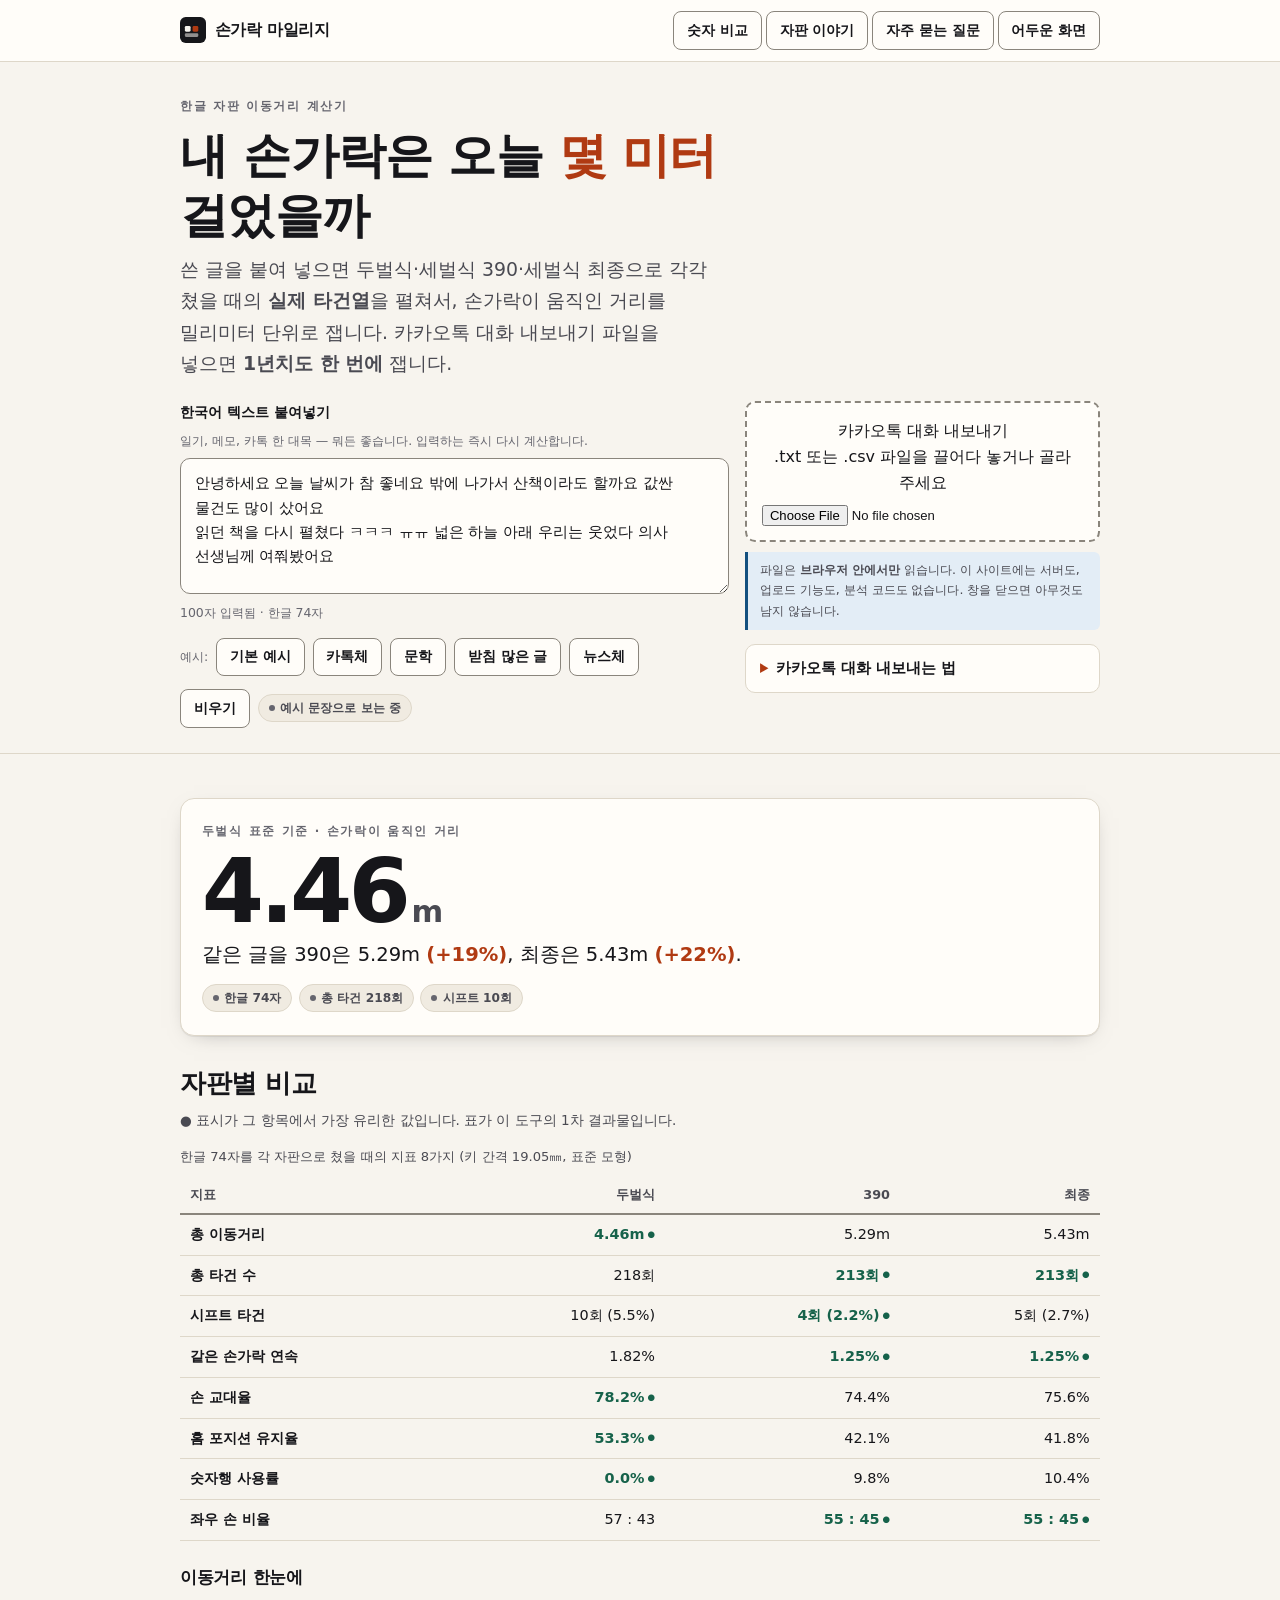
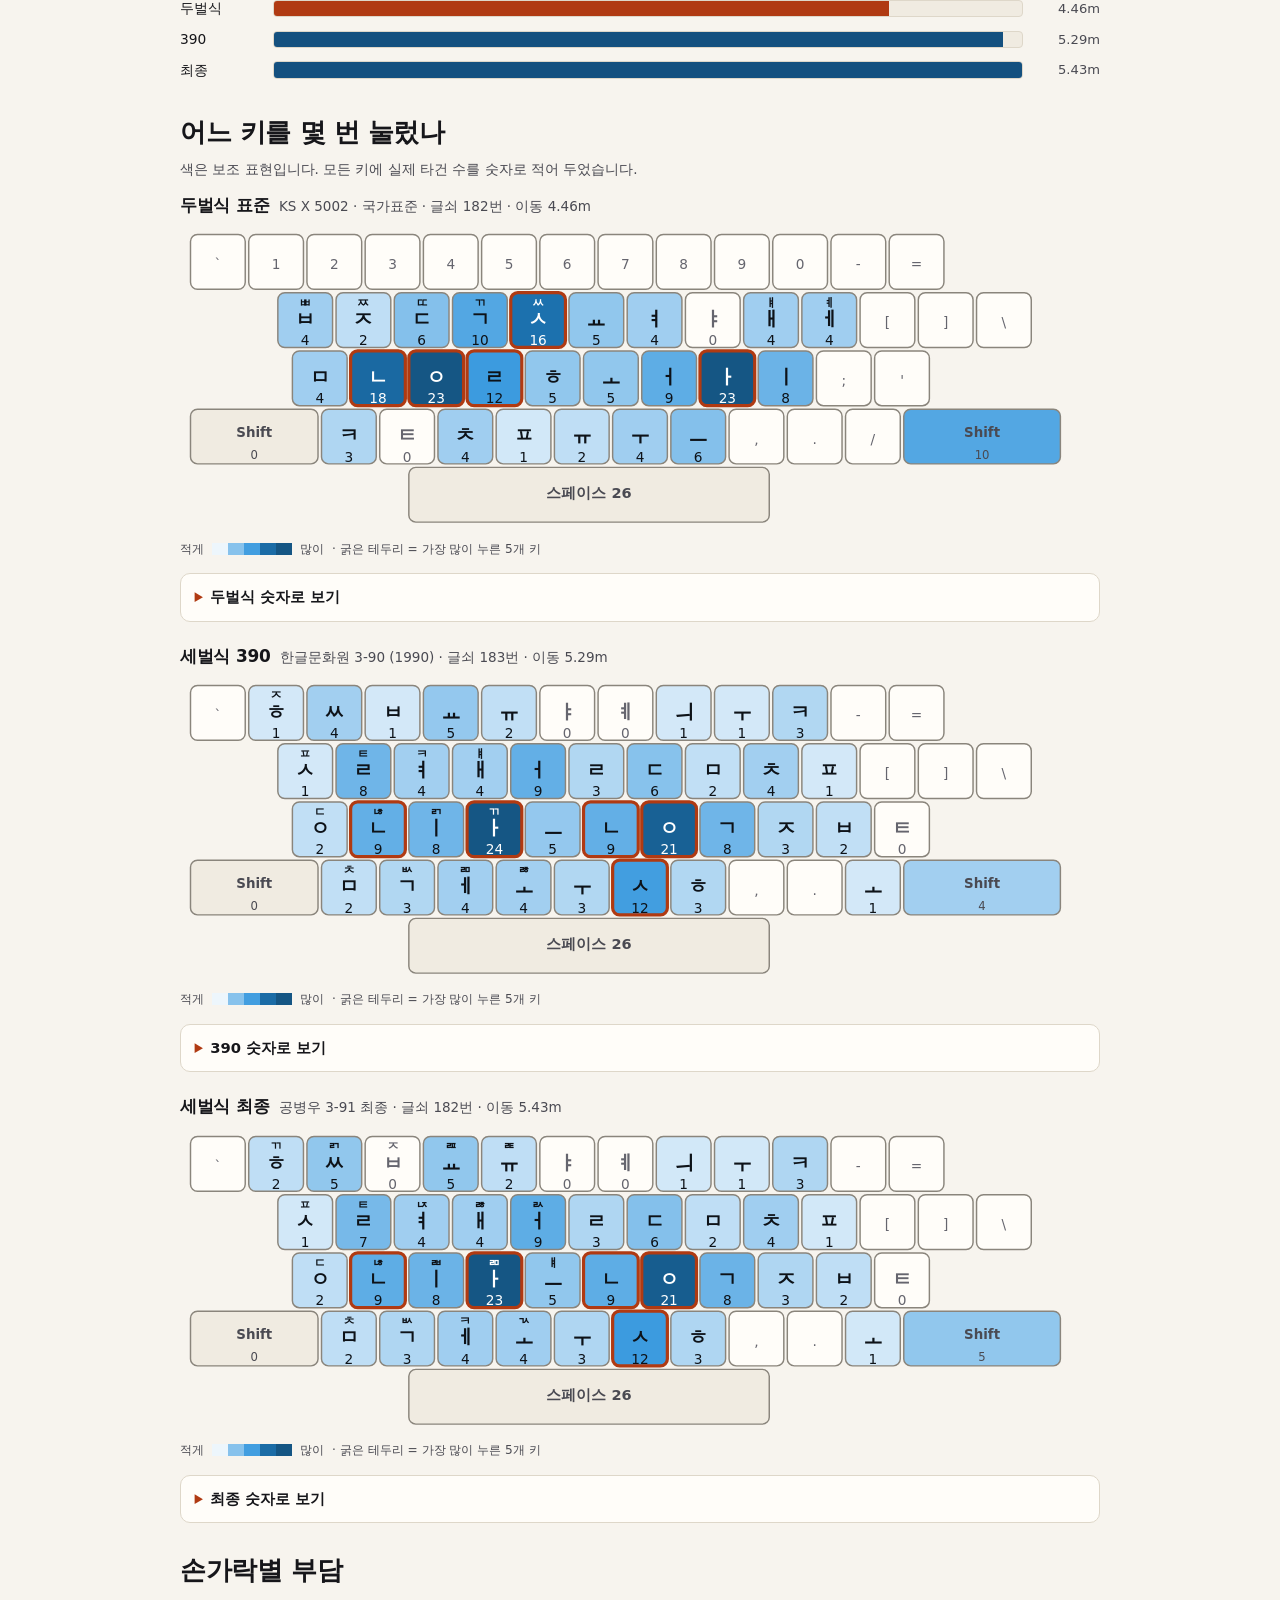
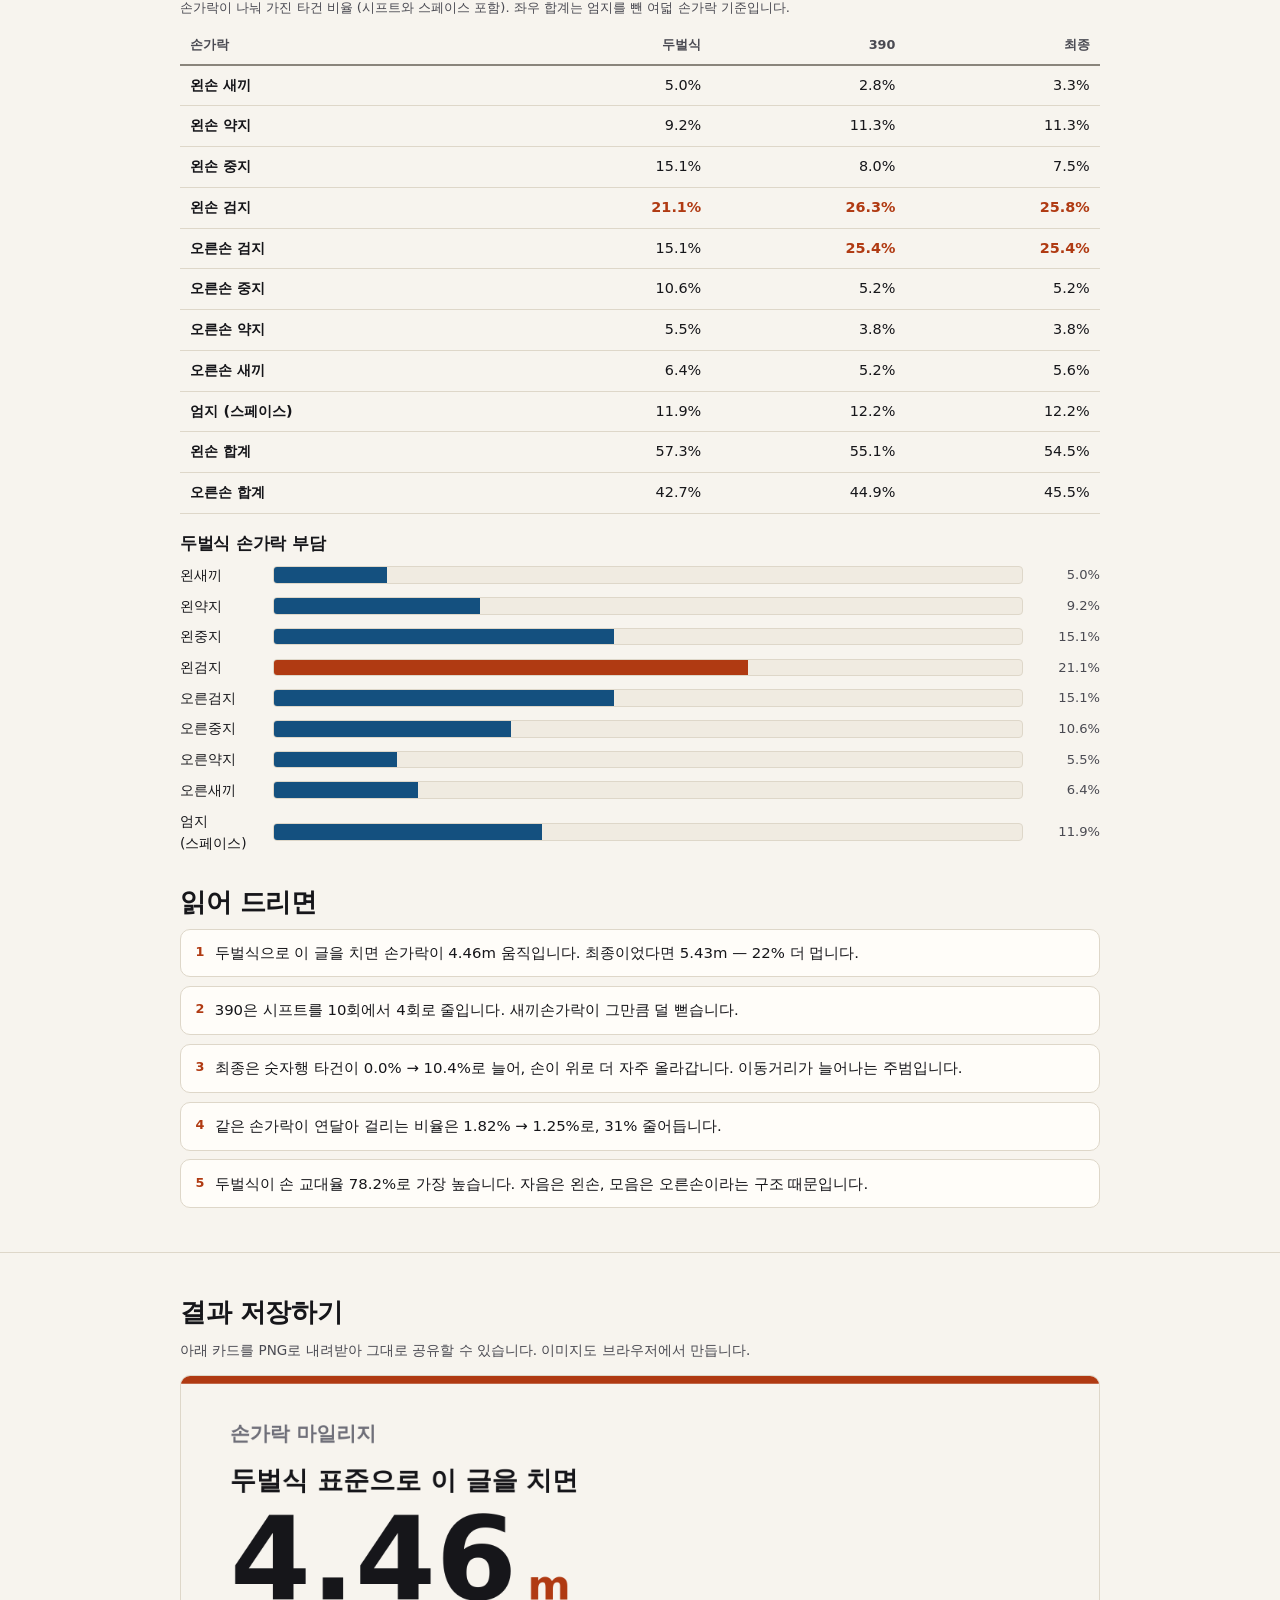
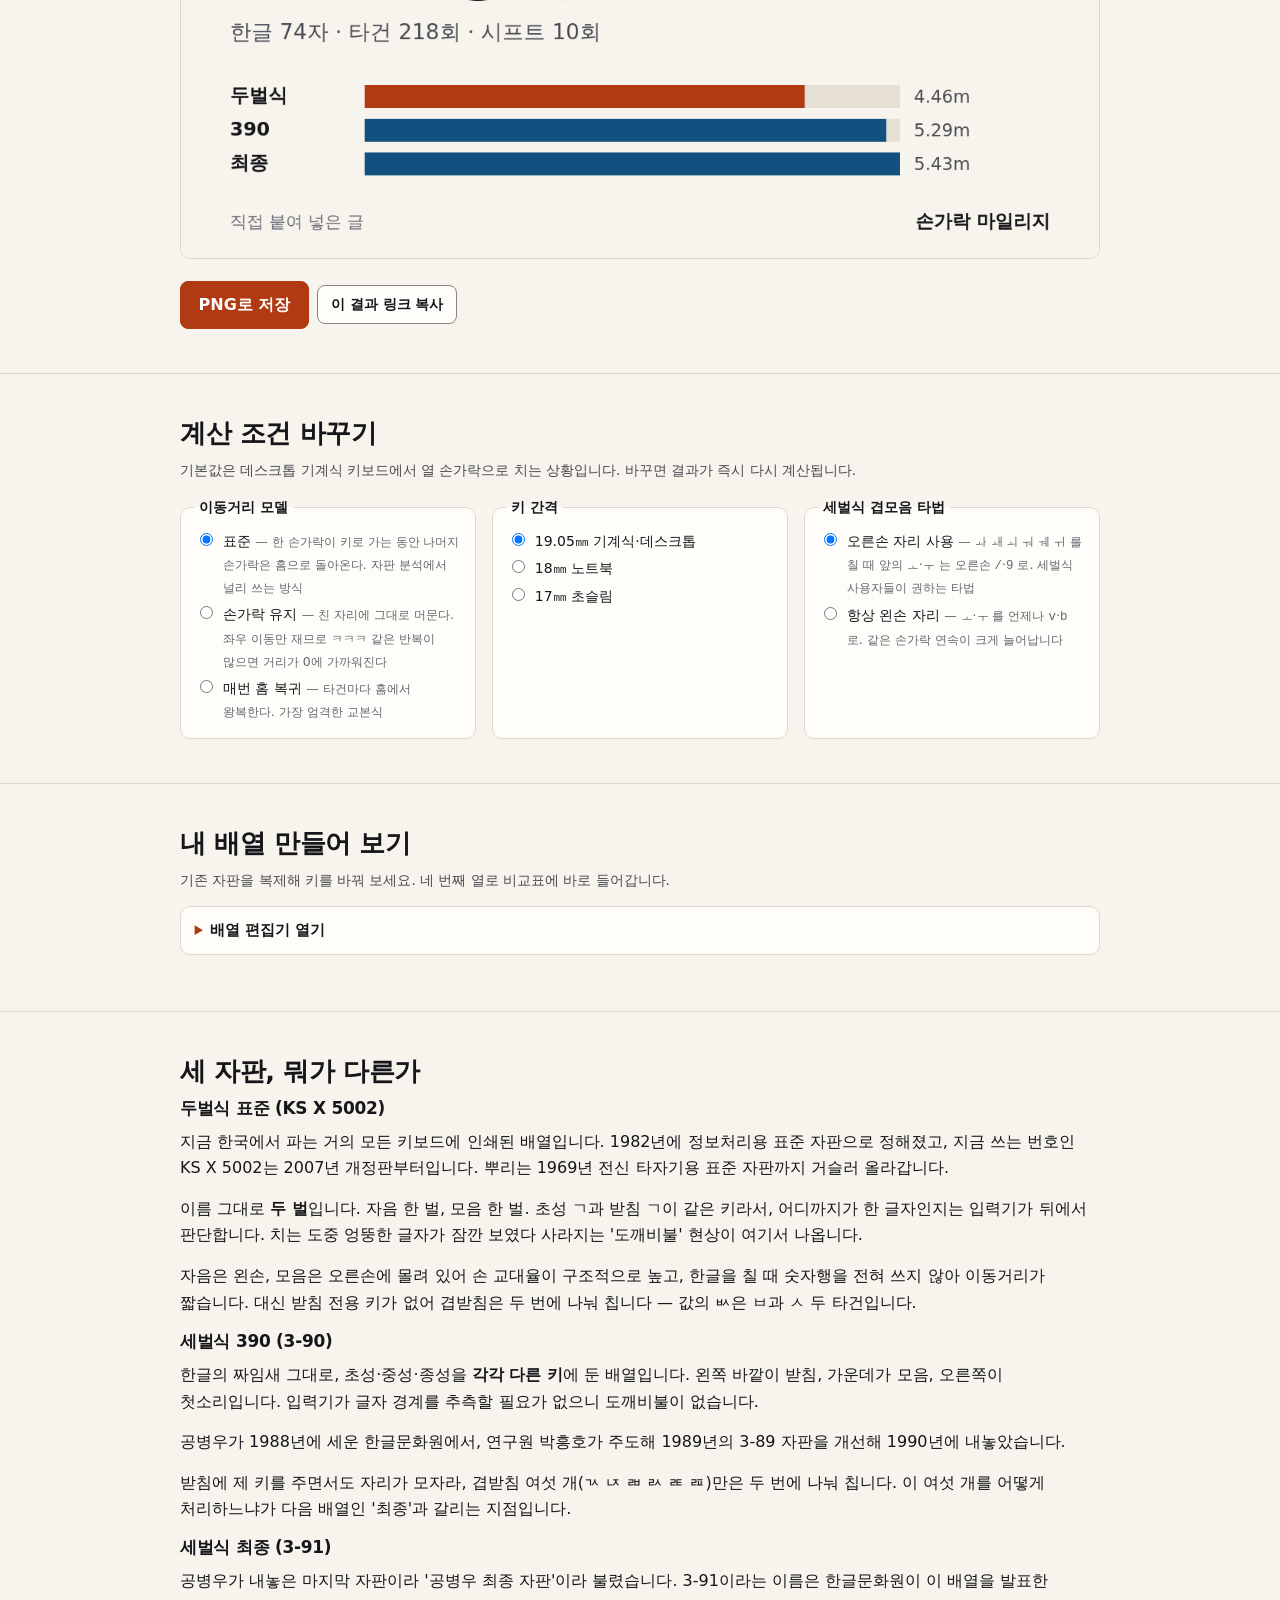
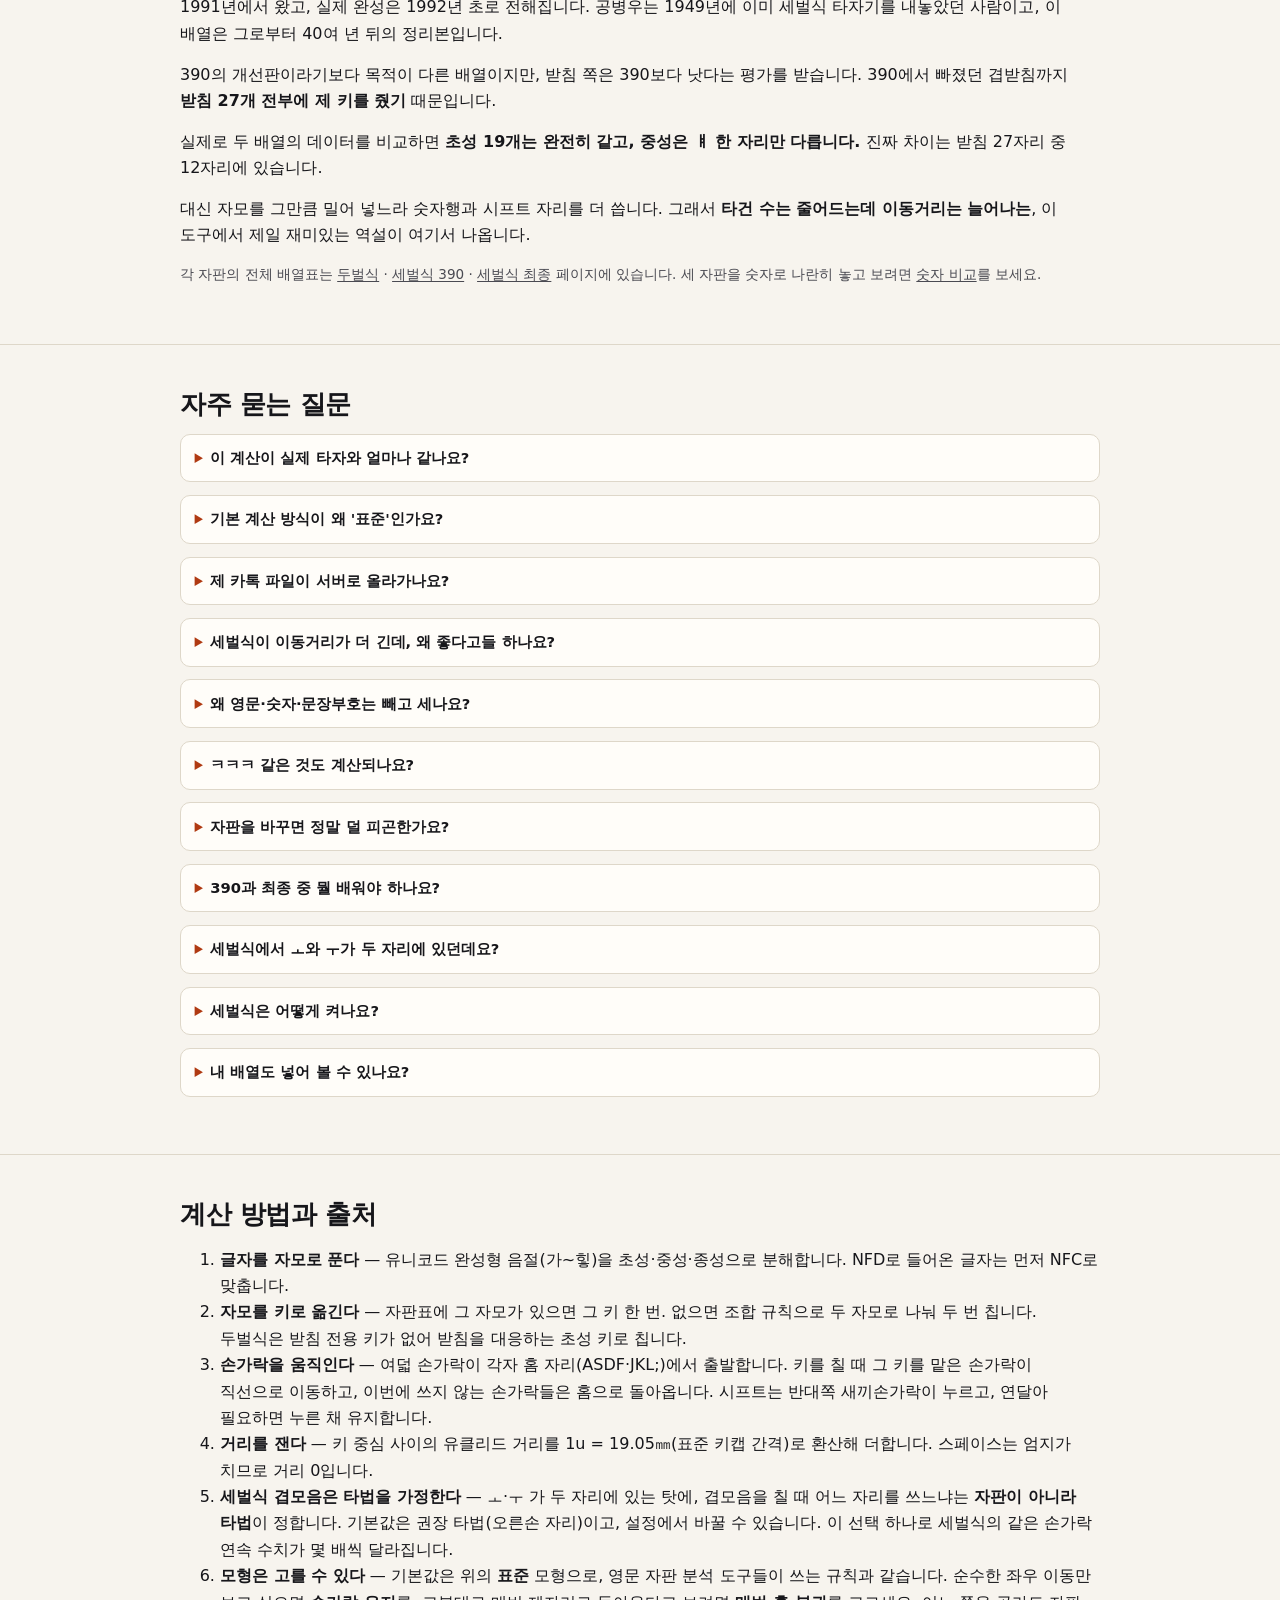
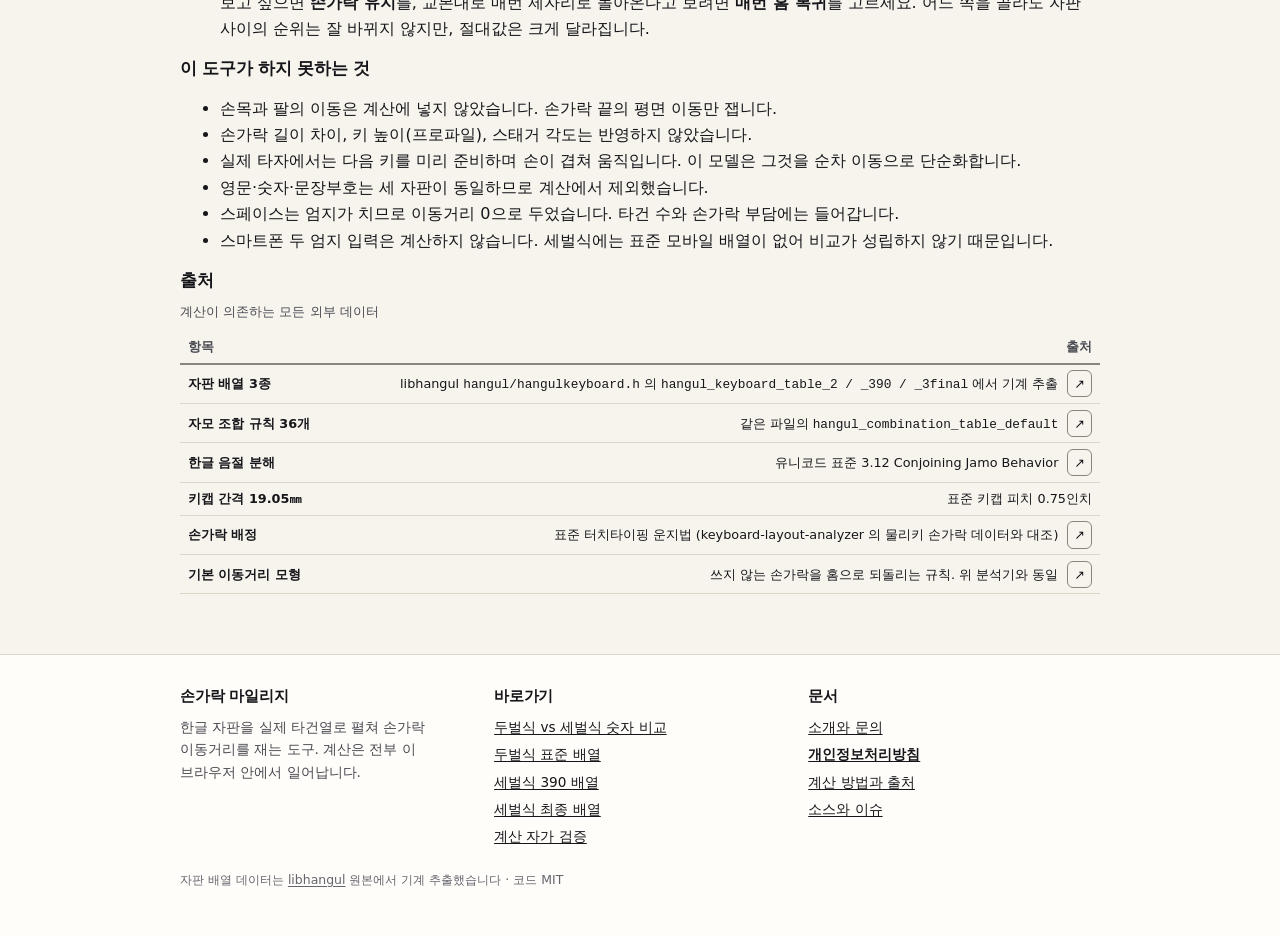
<file: index.html>
<!doctype html>
<html lang="ko" data-theme-default>
<head>
<meta charset="utf-8">
<meta name="viewport" content="width=device-width, initial-scale=1">
<title>손가락 마일리지 — 한글 자판 손가락 이동거리 계산기 (두벌식·세벌식)</title>
<meta name="description" content="내가 쓴 한글을 두벌식·세벌식으로 각각 쳤을 때 손가락이 몇 미터 움직이는지 계산합니다. 카톡 대화 파일도 가능. 브라우저 안에서만 계산합니다.">
<meta name="theme-color" content="#f7f4ee" media="(prefers-color-scheme: light)">
<meta name="theme-color" content="#121216" media="(prefers-color-scheme: dark)">
<meta property="og:type" content="website">
<meta property="og:title" content="손가락 마일리지 — 한글 자판 이동거리 계산기">
<meta property="og:description" content="내 카톡 1년치를 치는 데 손가락은 몇 km 움직였을까? 두벌식·세벌식을 실제 타건열로 비교합니다.">
<meta property="og:image" content="og.png">
<meta property="og:url" content="./">
<link rel="canonical" href="./">
<meta property="og:locale" content="ko_KR">
<meta name="twitter:card" content="summary_large_image">
<link rel="icon" href="data:image/svg+xml,%3Csvg xmlns='http://www.w3.org/2000/svg' viewBox='0 0 32 32'%3E%3Crect width='32' height='32' rx='7' fill='%2316161a'/%3E%3Crect x='6' y='11' width='7' height='7' rx='1.6' fill='%23f7f4ee'/%3E%3Crect x='15.5' y='11' width='7' height='7' rx='1.6' fill='%23b03a12'/%3E%3Crect x='6' y='20' width='16.5' height='4.5' rx='1.4' fill='%23f7f4ee' opacity='.55'/%3E%3C/svg%3E">
<link rel="stylesheet" href="assets/style.css">
<!-- LD:START --><script type="application/ld+json">
{
 "@context": "https://schema.org",
 "@graph": [
  {
   "@type": "WebApplication",
   "name": "손가락 마일리지",
   "applicationCategory": "UtilityApplication",
   "operatingSystem": "Any",
   "browserRequirements": "JavaScript",
   "description": "한국어 텍스트를 두벌식·세벌식 자판의 실제 타건열로 전개해 손가락 이동거리를 계산하는 도구",
   "inLanguage": "ko",
   "offers": {
    "@type": "Offer",
    "price": "0",
    "priceCurrency": "KRW"
   }
  },
  {
   "@type": "FAQPage",
   "mainEntity": [
    {
     "@type": "Question",
     "name": "이 계산이 실제 타자와 얼마나 같나요?",
     "acceptedAnswer": {
      "@type": "Answer",
      "text": "타건열 자체는 정확합니다. 어떤 글자를 어떤 키로 치는지는 자판 배열이 정하는 문제라 답이 하나뿐이고, 그 표는 libhangul 원본에서 기계로 뽑았습니다. 반면 이동거리는 모형입니다. 손가락이 키 중심까지 직선으로 간다고 보고, 손목·팔 움직임과 손가락 길이 차이는 넣지 않았습니다. 모형을 바꾸면 절대값이 30~60%씩 달라지므로(설정에서 직접 바꿔 보세요), 자판끼리 비교하는 용도로 보시고 절대값을 실제 신체 이동으로 읽지는 마세요."
     }
    },
    {
     "@type": "Question",
     "name": "기본 계산 방식이 왜 '표준'인가요?",
     "acceptedAnswer": {
      "@type": "Answer",
      "text": "세 가지 중 기본값은 한 손가락이 키로 가는 동안 나머지 손가락은 홈으로 돌아온다고 보는 방식입니다. 영문 자판을 비교할 때 널리 쓰이는 규칙과 같아서 '표준'이라 불렀습니다. 나머지 두 모형도 그대로 쓸 수 있습니다. 다만 손가락 유지 모형은 같은 키를 반복하면 거리가 0이라, ㅋㅋㅋ가 많은 카톡 대화에서는 백 번을 쳐도 스무 번과 같은 값이 나옵니다. 그 성질을 알고 쓰셔야 합니다."
     }
    },
    {
     "@type": "Question",
     "name": "제 카톡 파일이 서버로 올라가나요?",
     "acceptedAnswer": {
      "@type": "Answer",
      "text": "아니요. 이 사이트에는 서버가 없습니다. GitHub Pages가 HTML·CSS·JS 파일을 그대로 내려주고, 파일 읽기와 계산은 전부 브라우저 안에서 끝납니다. 업로드를 하는 코드 자체가 없어서, 하고 싶어도 못 합니다. 인터넷을 끊고 써 보셔도 똑같이 동작합니다."
     }
    },
    {
     "@type": "Question",
     "name": "세벌식이 이동거리가 더 긴데, 왜 좋다고들 하나요?",
     "acceptedAnswer": {
      "@type": "Answer",
      "text": "이동거리는 여러 지표 중 하나일 뿐입니다. 세벌식은 타건 수·시프트·같은 손가락 연속에서 두벌식보다 유리하고, 대신 자모를 숫자행까지 펼쳐 놓아 거리에서 손해를 봅니다. 실제 타자 속도와 피로는 거리보다 '손가락이 꼬이는 횟수'에 더 좌우된다고 보는 사람이 많습니다. 어느 쪽을 중요하게 볼지는 표를 보고 직접 정하시면 됩니다."
     }
    },
    {
     "@type": "Question",
     "name": "왜 영문·숫자·문장부호는 빼고 세나요?",
     "acceptedAnswer": {
      "@type": "Answer",
      "text": "세 자판 모두 영문·숫자는 한영 전환 뒤 같은 쿼티로 치기 때문에, 넣으면 세 배열에 똑같은 값이 더해져 차이를 흐리기만 합니다. 대신 제외한 글자 수를 화면에 그대로 적어 둡니다."
     }
    },
    {
     "@type": "Question",
     "name": "ㅋㅋㅋ 같은 것도 계산되나요?",
     "acceptedAnswer": {
      "@type": "Answer",
      "text": "됩니다. 낱자로 쓴 ㅋㅋㅋ, ㅠㅠ, ㅇㅇ은 초성·중성으로 인식해 각각 한 번의 타건으로 셉니다. 같은 키를 연달아 누르는 건 이동거리 0이고, '같은 손가락 연속'에도 넣지 않습니다(타자 분석의 통상 관례입니다). 대신 연타 비율로 따로 셉니다."
     }
    },
    {
     "@type": "Question",
     "name": "자판을 바꾸면 정말 덜 피곤한가요?",
     "acceptedAnswer": {
      "@type": "Answer",
      "text": "이 도구는 거기까지 답하지 못합니다. 여기서 재는 것은 기하학이고, 피로는 자세·키압·휴식·타자 습관이 훨씬 크게 좌우합니다. 다만 시프트 횟수나 같은 손가락 연속처럼 손에 직접 걸리는 동작의 횟수는 정확히 셀 수 있으니, 판단 재료로 쓰시라는 뜻으로 만들었습니다. 의학적 조언이 아닙니다."
     }
    },
    {
     "@type": "Question",
     "name": "390과 최종 중 뭘 배워야 하나요?",
     "acceptedAnswer": {
      "@type": "Answer",
      "text": "둘은 생각보다 가깝습니다. 이 도구의 배열 데이터를 직접 비교하면 초성 19개가 완전히 같고, 중성은 ㅒ 한 자리만 다릅니다. 실제 차이는 받침 27자리 중 12자리와 기호 배열에 있습니다. 390은 겹받침 여섯 개(ㄳ ㄵ ㄼ ㄽ ㄾ ㄿ)를 두 번에 나눠 칩니다. 대신 기호가 쿼티 자리에 가까워 기호를 자주 치는 사람에게 편하다는 평이 있습니다. 최종은 받침 27개가 전부 전용 키라 받침이 많은 글에서 타건 수가 줄지만, 그 키들이 시프트 자리에 많이 걸려 있습니다. 겹받침을 일부러 몰아넣은 28자 표본으로 재 보면 390은 타건 90회에 시프트 9회, 최종은 타건 81회에 시프트 16회입니다. 타건을 줄이는 대신 시프트를 늘린 맞바꿈입니다. 본인이 실제로 쓰는 글을 붙여 넣어 직접 보는 게 제일 빠릅니다."
     }
    },
    {
     "@type": "Question",
     "name": "세벌식에서 ㅗ와 ㅜ가 두 자리에 있던데요?",
     "acceptedAnswer": {
      "@type": "Answer",
      "text": "맞습니다. 자판표에는 ㅗ가 v와 / 두 곳에, ㅜ가 b와 9 두 곳에 있습니다. 홑모음일 때는 왼손 v·b, 겹모음(ㅘ ㅙ ㅚ ㅝ ㅞ ㅟ)의 앞자리일 때는 오른손 /·9를 쓰는 것이 권장되는 타법입니다. 그래야 뒤따르는 모음과 손이 갈리기 때문입니다. 이 가정은 수치에 크게 영향을 줍니다. 오른손 자리를 쓰면 세벌식의 같은 손가락 연속이 크게 떨어집니다. 어느 쪽 가정을 쓸지 ‘계산 조건 바꾸기’에서 직접 고를 수 있게 해 두었으니, 두 값을 모두 보고 판단하세요."
     }
    },
    {
     "@type": "Question",
     "name": "세벌식은 어떻게 켜나요?",
     "acceptedAnswer": {
      "@type": "Answer",
      "text": "따로 프로그램을 깔지 않아도 됩니다. 윈도우는 작업 표시줄의 한/영 표시를 오른쪽 클릭해 Microsoft IME 설정으로 들어가면 두벌식 대신 ‘세벌식 390’이나 ‘세벌식 최종’을 고를 수 있습니다. 맥은 시스템 설정의 입력 소스에서 한국어를 추가할 때 세벌식(3-Set) 계열을 고를 수 있습니다. 리눅스는 ibus-hangul이나 nabi의 자판 설정에 들어 있습니다. 메뉴 위치는 운영체제 판올림마다 조금씩 바뀌므로, 정확한 경로와 각인 스티커·키캡 같은 실전 정보는 세벌식 사용자 모임의 안내를 참고하시는 편이 빠릅니다. 이 도구는 자판을 바꾸라고 권하지 않습니다 — 바꿀지 말지를 숫자를 보고 정하시라고 만들었습니다."
     }
    },
    {
     "@type": "Question",
     "name": "내 배열도 넣어 볼 수 있나요?",
     "acceptedAnswer": {
      "@type": "Answer",
      "text": "네. 아래 '배열 편집기'에서 기존 자판을 복제해 키를 바꾸면 네 번째 열로 비교표에 들어갑니다. 만든 배열은 주소창 링크에 담기니 그대로 복사해 남에게 보낼 수 있습니다."
     }
    }
   ]
  }
 ]
}
</script><!-- LD:END -->
</head>
<body>
<a class="skip" href="#results">본문(결과)으로 건너뛰기</a>

<header class="masthead">
  <div class="wrap">
    <a class="brand" href="./">
      <svg width="26" height="26" viewBox="0 0 32 32" aria-hidden="true">
        <rect width="32" height="32" rx="7" fill="currentColor"></rect>
        <rect x="6" y="11" width="7" height="7" rx="1.6" fill="var(--paper)"></rect>
        <rect x="15.5" y="11" width="7" height="7" rx="1.6" fill="var(--accent)"></rect>
        <rect x="6" y="20" width="16.5" height="4.5" rx="1.4" fill="var(--paper)" opacity=".55"></rect>
      </svg>
      <span>손가락 마일리지</span>
    </a>
    <nav aria-label="사이트">
      <a class="btn" href="compare.html">숫자 비교</a>
      <a class="btn" href="#learn">자판 이야기</a>
      <a class="btn" href="#faq">자주 묻는 질문</a>
      <button class="btn" type="button" id="themeToggle" aria-pressed="false">
        <span id="themeLabel">어두운 화면</span>
      </button>
    </nav>
  </div>
</header>

<main>

  <!-- ─────────────────────────────────────────────── 히어로 + 입력 -->
  <section class="hero">
    <div class="wrap">
      <p class="eyebrow">한글 자판 이동거리 계산기</p>
      <h1>내 손가락은 오늘 <em>몇 미터</em> 걸었을까</h1>
      <p class="lede">
        쓴 글을 붙여 넣으면 두벌식·세벌식 390·세벌식 최종으로 각각 쳤을 때의
        <strong>실제 타건열</strong>을 펼쳐서, 손가락이 움직인 거리를 밀리미터 단위로 잽니다.
        카카오톡 대화 내보내기 파일을 넣으면 <strong>1년치도 한 번에</strong> 잽니다.
      </p>

      <div id="disclosureSlot"></div>

      <div class="input-grid">
        <div>
          <label class="field" for="src">
            <span class="lbl">한국어 텍스트 붙여넣기</span>
            <span class="hint">일기, 메모, 카톡 한 대목 — 뭐든 좋습니다. 입력하는 즉시 다시 계산합니다.</span>
          </label>
          <textarea id="src" spellcheck="false" autocomplete="off"
            aria-describedby="srcStatus"></textarea>
          <p id="srcStatus" class="tiny" role="status"></p>
          <div class="row-actions" id="presetRow">
            <span class="tiny" style="align-self:center">예시:</span>
          </div>
          <div class="row-actions">
            <button class="btn" type="button" id="clearBtn">비우기</button>
            <span class="badge" id="sourceBadge">예시 문장으로 보는 중</span>
          </div>
        </div>

        <div>
          <div class="dropzone" id="dropzone">
            <span class="lbl" style="display:block">카카오톡 대화 내보내기</span>
            <span class="hint" style="display:block">.txt 또는 .csv 파일을 끌어다 놓거나 골라 주세요</span>
            <label class="visually-hidden" for="fileInput">카카오톡 대화 파일 선택</label>
            <input type="file" id="fileInput" accept=".txt,.csv,text/plain,text/csv">
          </div>
          <p class="privacy-note">
            파일은 <strong>브라우저 안에서만</strong> 읽습니다. 이 사이트에는 서버도, 업로드 기능도,
            분석 코드도 없습니다. 창을 닫으면 아무것도 남지 않습니다.
          </p>
          <details>
            <summary>카카오톡 대화 내보내는 법</summary>
            <dl class="small" style="margin:.2rem 0 .6rem">
              <dt style="font-weight:700;margin-top:.5rem">안드로이드</dt>
              <dd style="margin:0 0 0 .2rem">대화방 → 오른쪽 위 <b>☰</b> → 설정(톱니) → <b>대화 내용 내보내기</b> →
                <b>텍스트만 보내기</b> → 파일 앱 등으로 저장</dd>
              <dt style="font-weight:700;margin-top:.5rem">아이폰</dt>
              <dd style="margin:0 0 0 .2rem">대화방 → 오른쪽 위 <b>☰</b> → 설정(톱니) → <b>대화 내용 내보내기</b> →
                <b>텍스트 메시지만 보내기</b> → <b>파일에 저장</b></dd>
              <dt style="font-weight:700;margin-top:.5rem">PC (윈도우 · 맥)</dt>
              <dd style="margin:0 0 0 .2rem">대화방 오른쪽 위 <b>⋮</b> → <b>대화 내용</b> → <b>내보내기</b> →
                텍스트(.txt) 또는 CSV로 저장</dd>
            </dl>
            <p class="tiny">1년치 대화면 파일이 수십 MB일 수 있습니다. 그래도 그대로 넣으시면 됩니다 —
              전부 이 브라우저 안에서 처리합니다.</p>
          </details>
        </div>
      </div>
    </div>
  </section>

  <!-- ─────────────────────────────────────────────── 카톡 패널 -->
  <section id="kakaoPanel" hidden>
    <div class="wrap">
      <h2>대화 파일을 읽었습니다</h2>
      <div class="kakao-box">
        <p id="kakaoSummary" class="small"></p>
        <fieldset>
          <legend>누가 쓴 글을 계산할까요</legend>
          <p class="tiny" style="margin:.2rem 0 .4rem">보통은 본인 이름만 고릅니다.</p>
          <div class="speaker-list" id="speakerList"></div>
        </fieldset>
        <div class="row-actions">
          <label class="small">시작 <input type="date" id="dateFrom"></label>
          <label class="small">끝 <input type="date" id="dateTo"></label>
          <button class="btn btn-primary" type="button" id="kakaoApply">이 조건으로 계산</button>
          <button class="btn" type="button" id="kakaoDrop">파일 잊기</button>
        </div>
      </div>
    </div>
  </section>

  <!-- ─────────────────────────────────────────────── 결과 -->
  <section id="results" tabindex="-1">
    <div class="wrap">
      <p class="visually-hidden" id="liveRegion" role="status" aria-live="polite"></p>

      <div class="headline">
        <p class="eyebrow" id="headlineEyebrow">두벌식 기준</p>
        <p class="bignum num"><span id="bigValue">—</span><span class="unit" id="bigUnit"></span></p>
        <p class="verdict" id="verdict"></p>
        <div class="chips" id="chips"></div>
      </div>

      <h2 style="margin-top:2rem">자판별 비교</h2>
      <p class="small">● 표시가 그 항목에서 가장 유리한 값입니다. 표가 이 도구의 1차 결과물입니다.</p>
      <div class="table-scroll">
        <table id="compareTable">
          <caption id="compareCaption"></caption>
          <thead><tr id="compareHead"></tr></thead>
          <tbody id="compareBody"></tbody>
        </table>
      </div>

      <h3 style="margin-top:1.6rem">이동거리 한눈에</h3>
      <div class="bars" id="distBars"></div>

      <h2 style="margin-top:2.2rem">어느 키를 몇 번 눌렀나</h2>
      <p class="small">색은 보조 표현입니다. 모든 키에 실제 타건 수를 숫자로 적어 두었습니다.</p>
      <div id="heatmaps"></div>

      <h2 style="margin-top:2rem">손가락별 부담</h2>
      <div id="fingerBlock"></div>

      <h2 style="margin-top:2rem">읽어 드리면</h2>
      <ul class="findings" id="findings"></ul>
    </div>
  </section>

  <!-- ─────────────────────────────────────────────── 추천(광고) -->
  <section id="promoSection" hidden>
    <div class="wrap"><div id="promoSlot"></div></div>
  </section>

  <div class="wrap" id="adSlotTop"></div>

  <!-- ─────────────────────────────────────────────── 공유 -->
  <section id="shareSection">
    <div class="wrap">
      <h2>결과 저장하기</h2>
      <p class="small">아래 카드를 PNG로 내려받아 그대로 공유할 수 있습니다. 이미지도 브라우저에서 만듭니다.</p>
      <canvas id="cardCanvas" width="1200" height="630" role="img"
        aria-label="분석 결과 요약 카드. 같은 내용이 위의 표와 문장에 모두 들어 있습니다."></canvas>
      <div class="row-actions">
        <button class="btn btn-primary btn-lg" type="button" id="savePng">PNG로 저장</button>
        <button class="btn" type="button" id="copyLink">이 결과 링크 복사</button>
        <span class="tiny" id="shareMsg" role="status"></span>
      </div>
      <div id="unlockSlot"></div>
    </div>
  </section>

  <!-- ─────────────────────────────────────────────── 설정 -->
  <section id="tuning">
    <div class="wrap">
      <h2>계산 조건 바꾸기</h2>
      <p class="small">기본값은 데스크톱 기계식 키보드에서 열 손가락으로 치는 상황입니다.
        바꾸면 결과가 즉시 다시 계산됩니다.</p>
      <div class="settings">
        <fieldset>
          <legend>이동거리 모델</legend>
          <div class="radio-row">
            <label><input type="radio" name="model" value="kla" checked>
              <span>표준 <span class="tiny">— 한 손가락이 키로 가는 동안 나머지 손가락은 홈으로 돌아온다.
                자판 분석에서 널리 쓰는 방식</span></span></label>
            <label><input type="radio" name="model" value="keep">
              <span>손가락 유지 <span class="tiny">— 친 자리에 그대로 머문다. 좌우 이동만 재므로
                ㅋㅋㅋ 같은 반복이 많으면 거리가 0에 가까워진다</span></span></label>
            <label><input type="radio" name="model" value="home">
              <span>매번 홈 복귀 <span class="tiny">— 타건마다 홈에서 왕복한다. 가장 엄격한 교본식</span></span></label>
          </div>
        </fieldset>
        <fieldset>
          <legend>키 간격</legend>
          <div class="radio-row">
            <label><input type="radio" name="pitch" value="19.05" checked> <span>19.05㎜ 기계식·데스크톱</span></label>
            <label><input type="radio" name="pitch" value="18"> <span>18㎜ 노트북</span></label>
            <label><input type="radio" name="pitch" value="17"> <span>17㎜ 초슬림</span></label>
          </div>
        </fieldset>
        <fieldset>
          <legend>세벌식 겹모음 타법</legend>
          <div class="radio-row">
            <label><input type="radio" name="lead" value="on" checked>
              <span>오른손 자리 사용 <span class="tiny">— ㅘ ㅙ ㅚ ㅝ ㅞ ㅟ 를 칠 때 앞의 ㅗ·ㅜ 는
                오른손 <span class="mono">/</span>·<span class="mono">9</span> 로. 세벌식 사용자들이 권하는 타법</span></span></label>
            <label><input type="radio" name="lead" value="off">
              <span>항상 왼손 자리 <span class="tiny">— ㅗ·ㅜ 를 언제나 <span class="mono">v</span>·<span class="mono">b</span> 로.
                같은 손가락 연속이 크게 늘어납니다</span></span></label>
          </div>
        </fieldset>
      </div>
    </div>
  </section>

  <!-- ─────────────────────────────────────────────── 배열 편집기 -->
  <section id="editorSection">
    <div class="wrap">
      <h2>내 배열 만들어 보기</h2>
      <p class="small">기존 자판을 복제해 키를 바꿔 보세요. 네 번째 열로 비교표에 바로 들어갑니다.</p>
      <details id="editorDetails">
        <summary>배열 편집기 열기</summary>
        <div class="row-actions">
          <label class="small">시작 배열
            <select id="editorBase">
              <option value="dubeol">두벌식 표준</option>
              <option value="s390">세벌식 390</option>
              <option value="sfinal">세벌식 최종</option>
            </select>
          </label>
          <button class="btn" type="button" id="editorApply">비교에 넣기</button>
          <button class="btn" type="button" id="editorReset">되돌리기</button>
          <span class="tiny" id="editorMsg" role="status"></span>
        </div>
        <div class="editor-grid" id="editorGrid"></div>
      </details>
    </div>
  </section>

  <!-- ─────────────────────────────────────────────── 자판 이야기 -->
  <section id="learn">
    <div class="wrap" id="learnBody"><!-- LEARNBODY:START --><h2>세 자판, 뭐가 다른가</h2><h3>두벌식 표준 (KS X 5002)</h3><p>지금 한국에서 파는 거의 모든 키보드에 인쇄된 배열입니다. 1982년에 정보처리용 표준 자판으로 정해졌고, 지금 쓰는 번호인 KS X 5002는 2007년 개정판부터입니다. 뿌리는 1969년 전신 타자기용 표준 자판까지 거슬러 올라갑니다.</p><p>이름 그대로 <strong>두 벌</strong>입니다. 자음 한 벌, 모음 한 벌. 초성 ㄱ과 받침 ㄱ이 같은 키라서, 어디까지가 한 글자인지는 입력기가 뒤에서 판단합니다. 치는 도중 엉뚱한 글자가 잠깐 보였다 사라지는 '도깨비불' 현상이 여기서 나옵니다.</p><p>자음은 왼손, 모음은 오른손에 몰려 있어 손 교대율이 구조적으로 높고, 한글을 칠 때 숫자행을 전혀 쓰지 않아 이동거리가 짧습니다. 대신 받침 전용 키가 없어 겹받침은 두 번에 나눠 칩니다 — <span class="mono">값</span>의 ㅄ은 ㅂ과 ㅅ 두 타건입니다.</p><h3>세벌식 390 (3-90)</h3><p>한글의 짜임새 그대로, 초성·중성·종성을 <strong>각각 다른 키</strong>에 둔 배열입니다. 왼쪽 바깥이 받침, 가운데가 모음, 오른쪽이 첫소리입니다. 입력기가 글자 경계를 추측할 필요가 없으니 도깨비불이 없습니다.</p><p>공병우가 1988년에 세운 한글문화원에서, 연구원 박흥호가 주도해 1989년의 3-89 자판을 개선해 1990년에 내놓았습니다.</p><p>받침에 제 키를 주면서도 자리가 모자라, 겹받침 여섯 개(ㄳ ㄵ ㄼ ㄽ ㄾ ㄿ)만은 두 번에 나눠 칩니다. 이 여섯 개를 어떻게 처리하느냐가 다음 배열인 '최종'과 갈리는 지점입니다.</p><h3>세벌식 최종 (3-91)</h3><p>공병우가 내놓은 마지막 자판이라 '공병우 최종 자판'이라 불렸습니다. 3-91이라는 이름은 한글문화원이 이 배열을 발표한 1991년에서 왔고, 실제 완성은 1992년 초로 전해집니다. 공병우는 1949년에 이미 세벌식 타자기를 내놓았던 사람이고, 이 배열은 그로부터 40여 년 뒤의 정리본입니다.</p><p>390의 개선판이라기보다 목적이 다른 배열이지만, 받침 쪽은 390보다 낫다는 평가를 받습니다. 390에서 빠졌던 겹받침까지 <strong>받침 27개 전부에 제 키를 줬기</strong> 때문입니다.</p><p>실제로 두 배열의 데이터를 비교하면 <strong>초성 19개는 완전히 같고, 중성은 ㅒ 한 자리만 다릅니다.</strong> 진짜 차이는 받침 27자리 중 12자리에 있습니다.</p><p>대신 자모를 그만큼 밀어 넣느라 숫자행과 시프트 자리를 더 씁니다. 그래서 <strong>타건 수는 줄어드는데 이동거리는 늘어나는</strong>, 이 도구에서 제일 재미있는 역설이 여기서 나옵니다.</p><p class="small">각 자판의 전체 배열표는 <a href="dubeolsik.html">두벌식</a> · <a href="sebeolsik-390.html">세벌식 390</a> · <a href="sebeolsik-final.html">세벌식 최종</a> 페이지에 있습니다. 세 자판을 숫자로 나란히 놓고 보려면 <a href="compare.html">숫자 비교</a>를 보세요.</p><!-- LEARNBODY:END --></div>
  </section>

  <!-- ─────────────────────────────────────────────── FAQ -->
  <section id="faq">
    <div class="wrap" id="faqBody"><!-- FAQBODY:START --><h2>자주 묻는 질문</h2><details><summary>이 계산이 실제 타자와 얼마나 같나요?</summary><p>타건열 자체는 정확합니다. 어떤 글자를 어떤 키로 치는지는 자판 배열이 정하는 문제라 답이 하나뿐이고, 그 표는 libhangul 원본에서 기계로 뽑았습니다. 반면 <strong>이동거리는 모형</strong>입니다. 손가락이 키 중심까지 직선으로 간다고 보고, 손목·팔 움직임과 손가락 길이 차이는 넣지 않았습니다. 모형을 바꾸면 절대값이 30~60%씩 달라지므로(설정에서 직접 바꿔 보세요), <strong>자판끼리 비교하는 용도</strong>로 보시고 절대값을 실제 신체 이동으로 읽지는 마세요.</p></details><details><summary>기본 계산 방식이 왜 &#39;표준&#39;인가요?</summary><p>세 가지 중 기본값은 <strong>한 손가락이 키로 가는 동안 나머지 손가락은 홈으로 돌아온다</strong>고 보는 방식입니다. 영문 자판을 비교할 때 널리 쓰이는 규칙과 같아서 '표준'이라 불렀습니다. 나머지 두 모형도 그대로 쓸 수 있습니다. 다만 <strong>손가락 유지</strong> 모형은 같은 키를 반복하면 거리가 0이라, ㅋㅋㅋ가 많은 카톡 대화에서는 백 번을 쳐도 스무 번과 같은 값이 나옵니다. 그 성질을 알고 쓰셔야 합니다.</p></details><details><summary>제 카톡 파일이 서버로 올라가나요?</summary><p>아니요. 이 사이트에는 서버가 없습니다. GitHub Pages가 HTML·CSS·JS 파일을 그대로 내려주고, 파일 읽기와 계산은 전부 브라우저 안에서 끝납니다. 업로드를 하는 코드 자체가 없어서, 하고 싶어도 못 합니다. 인터넷을 끊고 써 보셔도 똑같이 동작합니다.</p></details><details><summary>세벌식이 이동거리가 더 긴데, 왜 좋다고들 하나요?</summary><p>이동거리는 여러 지표 중 하나일 뿐입니다. 세벌식은 <strong>타건 수·시프트·같은 손가락 연속</strong>에서 두벌식보다 유리하고, 대신 자모를 숫자행까지 펼쳐 놓아 거리에서 손해를 봅니다. 실제 타자 속도와 피로는 거리보다 '손가락이 꼬이는 횟수'에 더 좌우된다고 보는 사람이 많습니다. 어느 쪽을 중요하게 볼지는 표를 보고 직접 정하시면 됩니다.</p></details><details><summary>왜 영문·숫자·문장부호는 빼고 세나요?</summary><p>세 자판 모두 영문·숫자는 한영 전환 뒤 같은 쿼티로 치기 때문에, 넣으면 세 배열에 똑같은 값이 더해져 <strong>차이를 흐리기만 합니다</strong>. 대신 제외한 글자 수를 화면에 그대로 적어 둡니다.</p></details><details><summary>ㅋㅋㅋ 같은 것도 계산되나요?</summary><p>됩니다. 낱자로 쓴 ㅋㅋㅋ, ㅠㅠ, ㅇㅇ은 초성·중성으로 인식해 각각 한 번의 타건으로 셉니다. 같은 키를 연달아 누르는 건 이동거리 0이고, '같은 손가락 연속'에도 넣지 않습니다(타자 분석의 통상 관례입니다). 대신 연타 비율로 따로 셉니다.</p></details><details><summary>자판을 바꾸면 정말 덜 피곤한가요?</summary><p>이 도구는 거기까지 답하지 못합니다. 여기서 재는 것은 기하학이고, 피로는 자세·키압·휴식·타자 습관이 훨씬 크게 좌우합니다. 다만 시프트 횟수나 같은 손가락 연속처럼 <strong>손에 직접 걸리는 동작의 횟수</strong>는 정확히 셀 수 있으니, 판단 재료로 쓰시라는 뜻으로 만들었습니다. 의학적 조언이 아닙니다.</p></details><details><summary>390과 최종 중 뭘 배워야 하나요?</summary><p>둘은 생각보다 가깝습니다. 이 도구의 배열 데이터를 직접 비교하면 <strong>초성 19개가 완전히 같고, 중성은 ㅒ 한 자리만 다릅니다.</strong> 실제 차이는 받침 27자리 중 12자리와 기호 배열에 있습니다.<br><br><strong>390</strong>은 겹받침 여섯 개(ㄳ ㄵ ㄼ ㄽ ㄾ ㄿ)를 두 번에 나눠 칩니다. 대신 기호가 쿼티 자리에 가까워 기호를 자주 치는 사람에게 편하다는 평이 있습니다. <strong>최종</strong>은 받침 27개가 전부 전용 키라 받침이 많은 글에서 타건 수가 줄지만, 그 키들이 시프트 자리에 많이 걸려 있습니다.<br><br>겹받침을 일부러 몰아넣은 28자 표본으로 재 보면 390은 타건 90회에 시프트 9회, 최종은 타건 81회에 시프트 16회입니다. <strong>타건을 줄이는 대신 시프트를 늘린 맞바꿈</strong>입니다. 본인이 실제로 쓰는 글을 붙여 넣어 직접 보는 게 제일 빠릅니다.</p></details><details><summary>세벌식에서 ㅗ와 ㅜ가 두 자리에 있던데요?</summary><p>맞습니다. 자판표에는 ㅗ가 <span class="mono">v</span>와 <span class="mono">/</span> 두 곳에, ㅜ가 <span class="mono">b</span>와 <span class="mono">9</span> 두 곳에 있습니다. 홑모음일 때는 왼손 <span class="mono">v</span>·<span class="mono">b</span>, 겹모음(ㅘ ㅙ ㅚ ㅝ ㅞ ㅟ)의 <strong>앞자리</strong>일 때는 오른손 <span class="mono">/</span>·<span class="mono">9</span>를 쓰는 것이 권장되는 타법입니다. 그래야 뒤따르는 모음과 손이 갈리기 때문입니다.<br><br>이 가정은 <strong>수치에 크게 영향을 줍니다.</strong> 오른손 자리를 쓰면 세벌식의 같은 손가락 연속이 크게 떨어집니다. 어느 쪽 가정을 쓸지 ‘계산 조건 바꾸기’에서 직접 고를 수 있게 해 두었으니, 두 값을 모두 보고 판단하세요.</p></details><details><summary>세벌식은 어떻게 켜나요?</summary><p>따로 프로그램을 깔지 않아도 됩니다. <strong>윈도우</strong>는 작업 표시줄의 한/영 표시를 오른쪽 클릭해 Microsoft IME 설정으로 들어가면 두벌식 대신 ‘세벌식 390’이나 ‘세벌식 최종’을 고를 수 있습니다. <strong>맥</strong>은 시스템 설정의 입력 소스에서 한국어를 추가할 때 세벌식(3-Set) 계열을 고를 수 있습니다. <strong>리눅스</strong>는 ibus-hangul이나 nabi의 자판 설정에 들어 있습니다.<br><br>메뉴 위치는 운영체제 판올림마다 조금씩 바뀌므로, 정확한 경로와 각인 스티커·키캡 같은 실전 정보는 세벌식 사용자 모임의 안내를 참고하시는 편이 빠릅니다. 이 도구는 자판을 바꾸라고 권하지 않습니다 — 바꿀지 말지를 <strong>숫자를 보고</strong> 정하시라고 만들었습니다.</p></details><details><summary>내 배열도 넣어 볼 수 있나요?</summary><p>네. 아래 '배열 편집기'에서 기존 자판을 복제해 키를 바꾸면 네 번째 열로 비교표에 들어갑니다. 만든 배열은 주소창 링크에 담기니 그대로 복사해 남에게 보낼 수 있습니다.</p></details><!-- FAQBODY:END --></div>
  </section>

  <!-- ─────────────────────────────────────────────── 방법·출처 -->
  <section id="method">
    <div class="wrap" id="methodBody"><!-- METHODBODY:START --><h2>계산 방법과 출처</h2><ol><li><strong>글자를 자모로 푼다</strong> — 유니코드 완성형 음절(가~힣)을 초성·중성·종성으로 분해합니다. NFD로 들어온 글자는 먼저 NFC로 맞춥니다.</li><li><strong>자모를 키로 옮긴다</strong> — 자판표에 그 자모가 있으면 그 키 한 번. 없으면 조합 규칙으로 두 자모로 나눠 두 번 칩니다. 두벌식은 받침 전용 키가 없어 받침을 대응하는 초성 키로 칩니다.</li><li><strong>손가락을 움직인다</strong> — 여덟 손가락이 각자 홈 자리(ASDF·JKL;)에서 출발합니다. 키를 칠 때 그 키를 맡은 손가락이 직선으로 이동하고, 이번에 쓰지 않는 손가락들은 홈으로 돌아옵니다. 시프트는 반대쪽 새끼손가락이 누르고, 연달아 필요하면 누른 채 유지합니다.</li><li><strong>거리를 잰다</strong> — 키 중심 사이의 유클리드 거리를 1u = 19.05㎜(표준 키캡 간격)로 환산해 더합니다. 스페이스는 엄지가 치므로 거리 0입니다.</li><li><strong>세벌식 겹모음은 타법을 가정한다</strong> — ㅗ·ㅜ 가 두 자리에 있는 탓에, 겹모음을 칠 때 어느 자리를 쓰느냐는 <strong>자판이 아니라 타법</strong>이 정합니다. 기본값은 권장 타법(오른손 자리)이고, 설정에서 바꿀 수 있습니다. 이 선택 하나로 세벌식의 같은 손가락 연속 수치가 몇 배씩 달라집니다.</li><li><strong>모형은 고를 수 있다</strong> — 기본값은 위의 <strong>표준</strong> 모형으로, 영문 자판 분석 도구들이 쓰는 규칙과 같습니다. 순수한 좌우 이동만 보고 싶으면 <strong>손가락 유지</strong>를, 교본대로 매번 제자리로 돌아온다고 보려면 <strong>매번 홈 복귀</strong>를 고르세요. 어느 쪽을 골라도 자판 사이의 순위는 잘 바뀌지 않지만, 절대값은 크게 달라집니다.</li></ol><h3>이 도구가 하지 못하는 것</h3><ul><li>손목과 팔의 이동은 계산에 넣지 않았습니다. 손가락 끝의 평면 이동만 잽니다.</li><li>손가락 길이 차이, 키 높이(프로파일), 스태거 각도는 반영하지 않았습니다.</li><li>실제 타자에서는 다음 키를 미리 준비하며 손이 겹쳐 움직입니다. 이 모델은 그것을 순차 이동으로 단순화합니다.</li><li>영문·숫자·문장부호는 세 자판이 동일하므로 계산에서 제외했습니다.</li><li>스페이스는 엄지가 치므로 이동거리 0으로 두었습니다. 타건 수와 손가락 부담에는 들어갑니다.</li><li>스마트폰 두 엄지 입력은 계산하지 않습니다. 세벌식에는 표준 모바일 배열이 없어 비교가 성립하지 않기 때문입니다.</li></ul><h3>출처</h3><div class="table-scroll"><table class="srcs"><caption>계산이 의존하는 모든 외부 데이터</caption><thead><tr><th scope="col">항목</th><th scope="col">출처</th></tr></thead><tbody><tr><th scope="row">자판 배열 3종</th><td>libhangul <code>hangul/hangulkeyboard.h</code> 의 <code>hangul_keyboard_table_2 / _390 / _3final</code> 에서 기계 추출 <a class="ext" href="https://github.com/libhangul/libhangul" rel="noopener"><span aria-hidden="true">↗</span><span class="visually-hidden">자판 배열 3종 출처 열기</span></a></td></tr><tr><th scope="row">자모 조합 규칙 36개</th><td>같은 파일의 <code>hangul_combination_table_default</code> <a class="ext" href="https://github.com/libhangul/libhangul" rel="noopener"><span aria-hidden="true">↗</span><span class="visually-hidden">자모 조합 규칙 36개 출처 열기</span></a></td></tr><tr><th scope="row">한글 음절 분해</th><td>유니코드 표준 3.12 Conjoining Jamo Behavior <a class="ext" href="https://www.unicode.org/versions/latest/" rel="noopener"><span aria-hidden="true">↗</span><span class="visually-hidden">한글 음절 분해 출처 열기</span></a></td></tr><tr><th scope="row">키캡 간격 19.05㎜</th><td>표준 키캡 피치 0.75인치</td></tr><tr><th scope="row">손가락 배정</th><td>표준 터치타이핑 운지법 (keyboard-layout-analyzer 의 물리키 손가락 데이터와 대조) <a class="ext" href="https://github.com/stevep99/keyboard-layout-analyzer" rel="noopener"><span aria-hidden="true">↗</span><span class="visually-hidden">손가락 배정 출처 열기</span></a></td></tr><tr><th scope="row">기본 이동거리 모형</th><td>쓰지 않는 손가락을 홈으로 되돌리는 규칙. 위 분석기와 동일 <a class="ext" href="https://github.com/stevep99/keyboard-layout-analyzer" rel="noopener"><span aria-hidden="true">↗</span><span class="visually-hidden">기본 이동거리 모형 출처 열기</span></a></td></tr></tbody></table></div><!-- METHODBODY:END --></div>
  </section>

  <div class="wrap" id="adSlotBottom"></div>

</main>

<footer>
  <div class="wrap">
    <div class="cols">
      <div>
        <h2>손가락 마일리지</h2>
        <p class="small">한글 자판을 실제 타건열로 펼쳐 손가락 이동거리를 재는 도구.
          계산은 전부 이 브라우저 안에서 일어납니다.</p>
      </div>
      <div>
        <h2>바로가기</h2>
        <ul>
          <li><a href="compare.html">두벌식 vs 세벌식 숫자 비교</a></li>
          <li><a href="dubeolsik.html">두벌식 표준 배열</a></li>
          <li><a href="sebeolsik-390.html">세벌식 390 배열</a></li>
          <li><a href="sebeolsik-final.html">세벌식 최종 배열</a></li>
          <li><a href="test.html">계산 자가 검증</a></li>
        </ul>
      </div>
      <div>
        <h2>문서</h2>
        <ul>
          <li><a href="about.html">소개와 문의</a></li>
          <li><a href="privacy.html"><strong>개인정보처리방침</strong></a></li>
          <li><a href="#method">계산 방법과 출처</a></li>
          <li id="repoLinkSlot"></li>
        </ul>
      </div>
    </div>
    <p class="tiny" style="margin-top:1.4rem">
      자판 배열 데이터는 <a href="https://github.com/libhangul/libhangul" rel="noopener">libhangul</a>
      원본에서 기계 추출했습니다 · 코드 MIT
    </p>
  </div>
</footer>

<script src="assets/config.js"></script>
<script src="assets/layouts.js"></script>
<script src="assets/engine.js"></script>
<script src="assets/kakao.js"></script>
<script src="assets/content.js"></script>
<script src="assets/longform.js"></script>
<script src="assets/render.js"></script>
<script src="assets/app.js"></script>
</body>
</html>
</file>
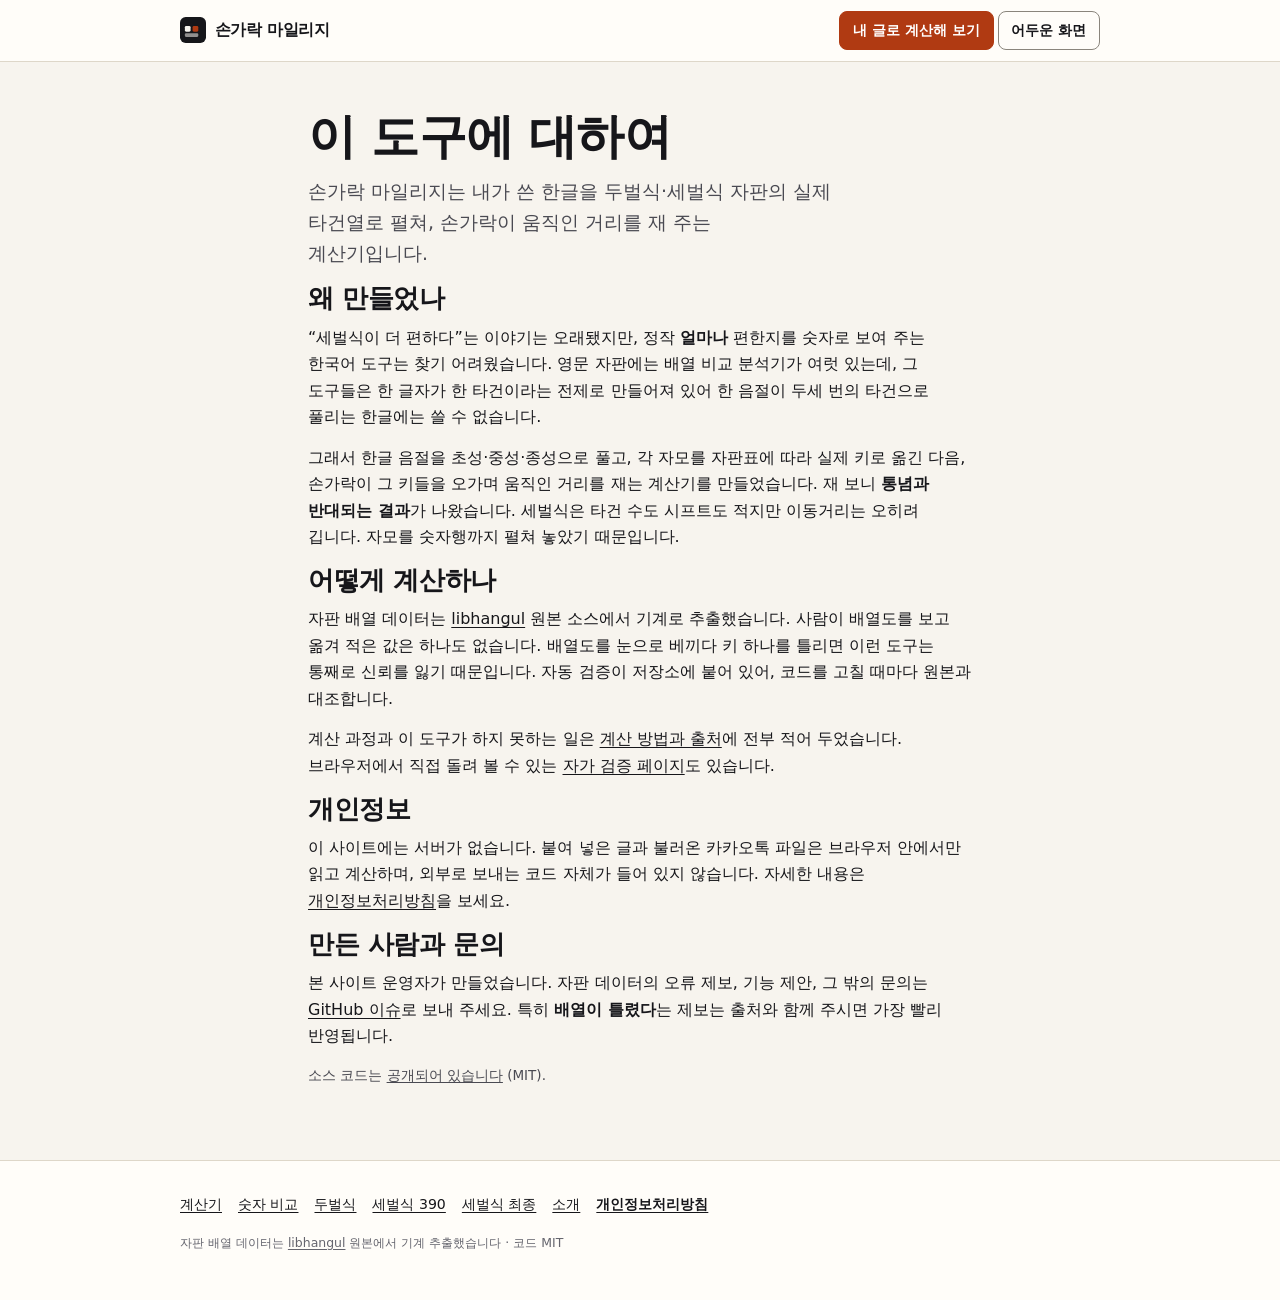
<file: about.html>
<!doctype html>
<html lang="ko">
<head>
<meta charset="utf-8">
<meta name="viewport" content="width=device-width, initial-scale=1">
<title>소개 — 손가락 마일리지</title>
<meta name="description" content="손가락 마일리지는 한글 자판의 손가락 이동거리를 재는 도구입니다. 왜 만들었고 어떻게 계산하는지 설명합니다.">
<meta name="theme-color" content="#f7f4ee" media="(prefers-color-scheme: light)">
<meta name="theme-color" content="#121216" media="(prefers-color-scheme: dark)">
<meta property="og:type" content="article">
<meta property="og:title" content="소개 — 손가락 마일리지">
<meta property="og:description" content="손가락 마일리지는 한글 자판의 손가락 이동거리를 재는 도구입니다. 왜 만들었고 어떻게 계산하는지 설명합니다.">
<meta property="og:image" content="og.png">
<meta property="og:url" content="about.html">
<meta property="og:locale" content="ko_KR">
<meta name="twitter:card" content="summary_large_image">
<link rel="canonical" href="about.html">
<link rel="icon" href="data:image/svg+xml,%3Csvg xmlns='http://www.w3.org/2000/svg' viewBox='0 0 32 32'%3E%3Crect width='32' height='32' rx='7' fill='%2316161a'/%3E%3Crect x='6' y='11' width='7' height='7' rx='1.6' fill='%23f7f4ee'/%3E%3Crect x='15.5' y='11' width='7' height='7' rx='1.6' fill='%23b03a12'/%3E%3Crect x='6' y='20' width='16.5' height='4.5' rx='1.4' fill='%23f7f4ee' opacity='.55'/%3E%3C/svg%3E">
<link rel="stylesheet" href="assets/style.css">
</head>
<body>
<a class="skip" href="#main">본문으로 건너뛰기</a>
<header class="masthead"><div class="wrap">
  <a class="brand" href="./">
    <svg width="26" height="26" viewBox="0 0 32 32" aria-hidden="true">
      <rect width="32" height="32" rx="7" fill="currentColor"></rect>
      <rect x="6" y="11" width="7" height="7" rx="1.6" fill="var(--paper)"></rect>
      <rect x="15.5" y="11" width="7" height="7" rx="1.6" fill="var(--accent)"></rect>
      <rect x="6" y="20" width="16.5" height="4.5" rx="1.4" fill="var(--paper)" opacity=".55"></rect>
    </svg><span>손가락 마일리지</span></a>
  <nav aria-label="사이트"><a class="btn btn-primary" href="./">내 글로 계산해 보기</a></nav>
</div></header>
<main id="main">
  <div class="wrap" id="adSlotTop"></div>

<section><div class="wrap" style="max-width:44rem">
  <h1>이 도구에 대하여</h1>
  <p class="lede">손가락 마일리지는 내가 쓴 한글을 두벌식·세벌식 자판의 실제 타건열로 펼쳐,
    손가락이 움직인 거리를 재 주는 계산기입니다.</p>

  <h2>왜 만들었나</h2>
  <p>“세벌식이 더 편하다”는 이야기는 오래됐지만, 정작 <strong>얼마나</strong> 편한지를 숫자로
    보여 주는 한국어 도구는 찾기 어려웠습니다. 영문 자판에는 배열 비교 분석기가 여럿 있는데,
    그 도구들은 한 글자가 한 타건이라는 전제로 만들어져 있어 한 음절이 두세 번의 타건으로
    풀리는 한글에는 쓸 수 없습니다.</p>
  <p>그래서 한글 음절을 초성·중성·종성으로 풀고, 각 자모를 자판표에 따라 실제 키로 옮긴 다음,
    손가락이 그 키들을 오가며 움직인 거리를 재는 계산기를 만들었습니다. 재 보니
    <strong>통념과 반대되는 결과</strong>가 나왔습니다. 세벌식은 타건 수도 시프트도 적지만
    이동거리는 오히려 깁니다. 자모를 숫자행까지 펼쳐 놓았기 때문입니다.</p>

  <h2>어떻게 계산하나</h2>
  <p>자판 배열 데이터는 <a href="https://github.com/libhangul/libhangul" rel="noopener">libhangul</a>
    원본 소스에서 기계로 추출했습니다. 사람이 배열도를 보고 옮겨 적은 값은 하나도 없습니다.
    배열도를 눈으로 베끼다 키 하나를 틀리면 이런 도구는 통째로 신뢰를 잃기 때문입니다.
    자동 검증이 저장소에 붙어 있어, 코드를 고칠 때마다 원본과 대조합니다.</p>
  <p>계산 과정과 이 도구가 하지 못하는 일은
    <a href="./#method">계산 방법과 출처</a>에 전부 적어 두었습니다.
    브라우저에서 직접 돌려 볼 수 있는 <a href="test.html">자가 검증 페이지</a>도 있습니다.</p>

  <h2>개인정보</h2>
  <p>이 사이트에는 서버가 없습니다. 붙여 넣은 글과 불러온 카카오톡 파일은 브라우저 안에서만
    읽고 계산하며, 외부로 보내는 코드 자체가 들어 있지 않습니다. 자세한 내용은
    <a href="privacy.html">개인정보처리방침</a>을 보세요.</p>

  <h2>만든 사람과 문의</h2>
  <p>본 사이트 운영자가 만들었습니다. 자판 데이터의 오류 제보, 기능 제안, 그 밖의 문의는
    <a href="https://github.com/adk24211/aiiiiia/issues" rel="noopener">GitHub 이슈</a>로 보내 주세요. 특히 <strong>배열이 틀렸다</strong>는 제보는 출처와 함께
    주시면 가장 빨리 반영됩니다.</p>
  <p class="small">소스 코드는 <a href="https://github.com/adk24211/aiiiiia" rel="noopener">공개되어 있습니다</a> (MIT).</p>
</div></section>
  <div class="wrap" id="adSlotBottom"></div>
</main>
<footer><div class="wrap">
  <ul style="list-style:none;padding:0;margin:0 0 1rem;display:flex;gap:1rem;flex-wrap:wrap;font-size:.88rem">
    <li><a href="./">계산기</a></li>
    <li><a href="compare.html">숫자 비교</a></li>
    <li><a href="dubeolsik.html">두벌식</a></li>
    <li><a href="sebeolsik-390.html">세벌식 390</a></li>
    <li><a href="sebeolsik-final.html">세벌식 최종</a></li>
    <li><a href="about.html">소개</a></li>
    <li><a href="privacy.html"><strong>개인정보처리방침</strong></a></li>
  </ul>
  <p class="tiny">자판 배열 데이터는 <a href="https://github.com/libhangul/libhangul" rel="noopener">libhangul</a>
    원본에서 기계 추출했습니다 · 코드 MIT</p>
</div></footer>
<script src="assets/config.js"></script>
<script src="assets/site.js"></script>
</body>
</html>
</file>
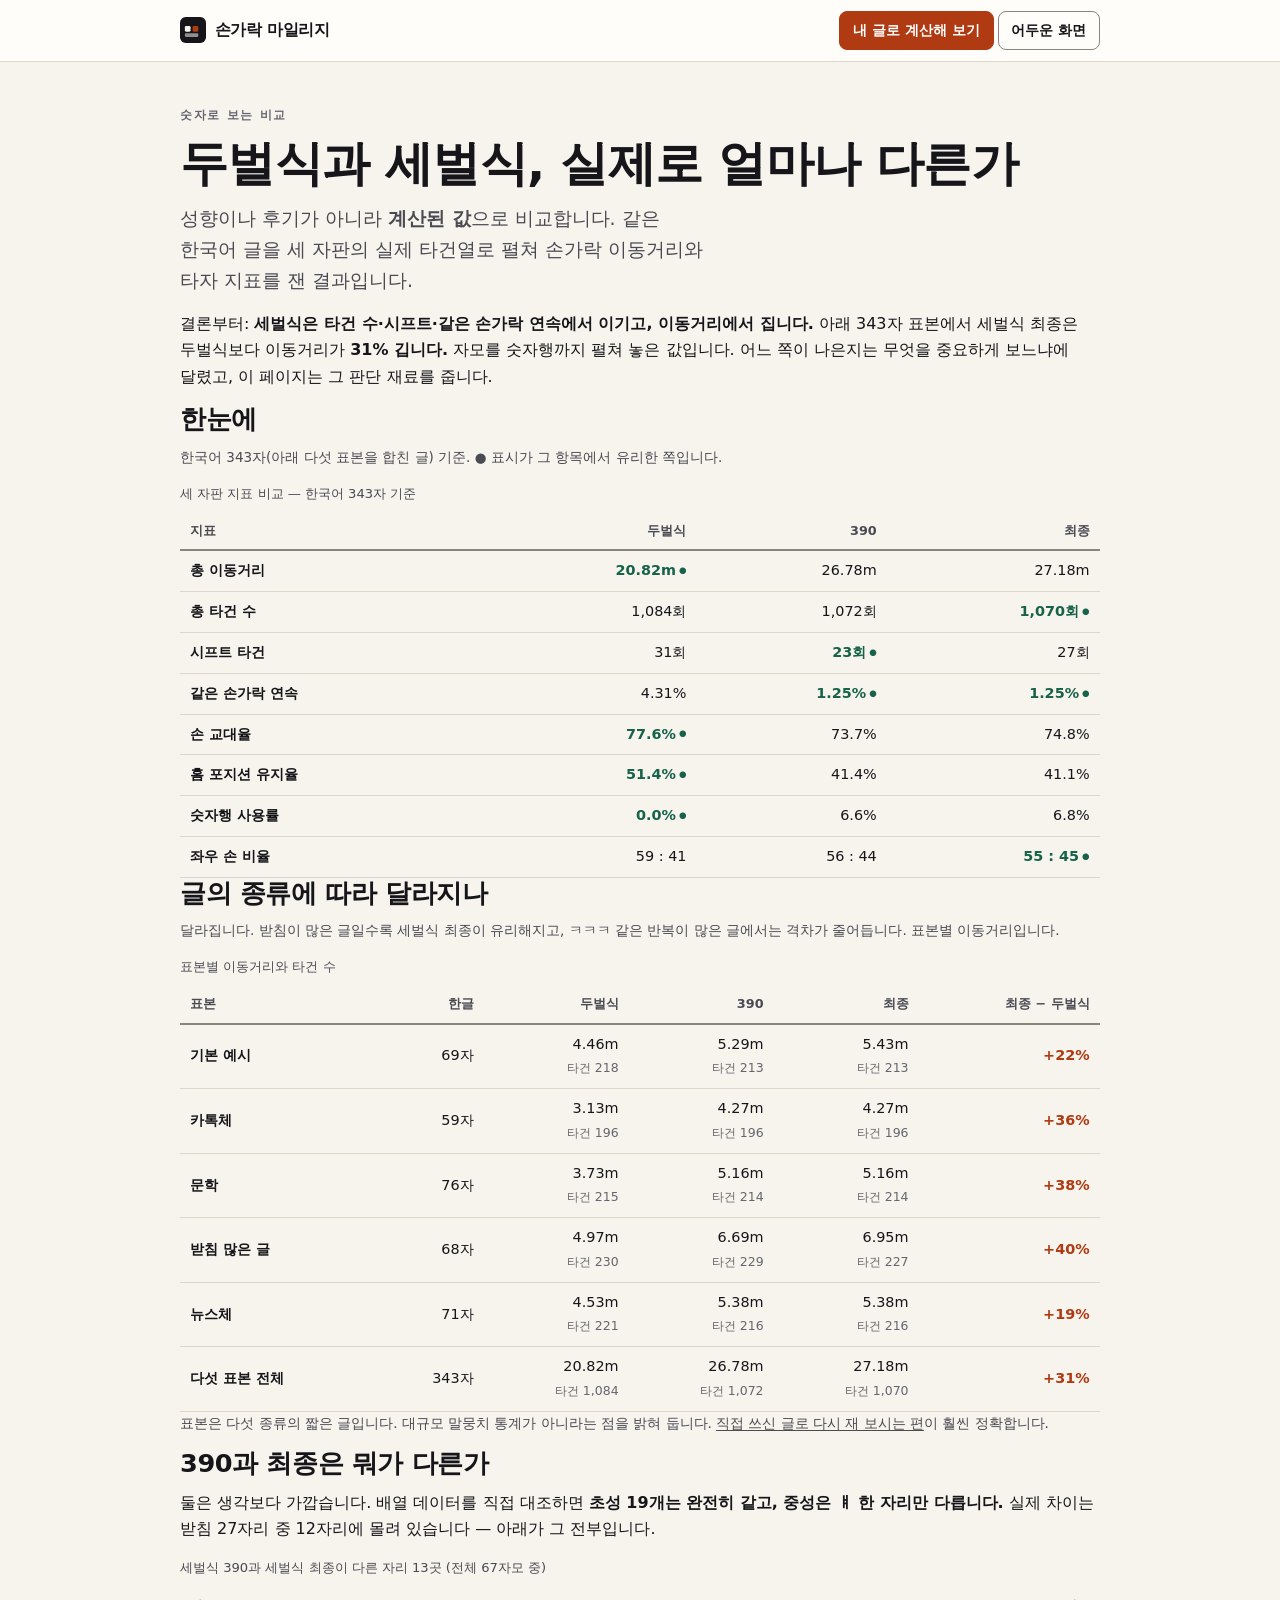
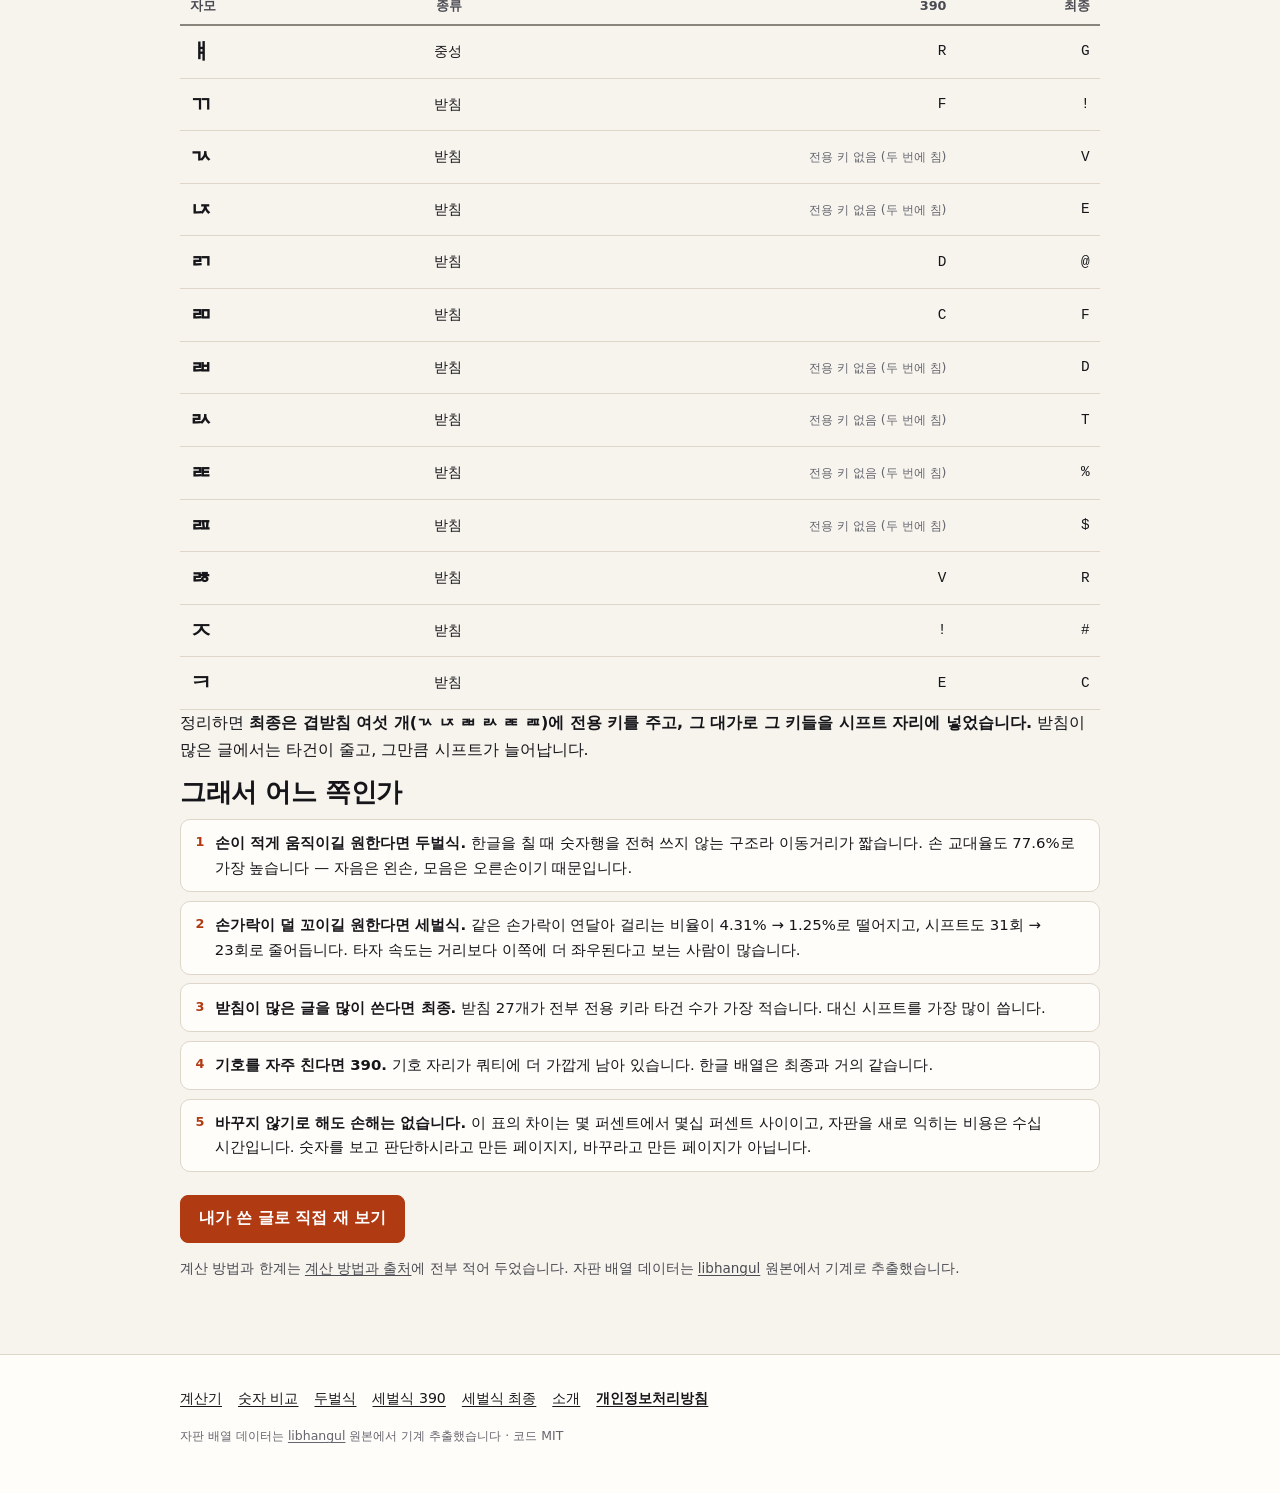
<file: compare.html>
<!doctype html>
<html lang="ko">
<head>
<meta charset="utf-8">
<meta name="viewport" content="width=device-width, initial-scale=1">
<title>두벌식 vs 세벌식 — 손가락 이동거리·타건 수 숫자 비교</title>
<meta name="description" content="두벌식과 세벌식 390·최종을 같은 글로 재 비교했습니다. 이동거리, 타건 수, 시프트, 같은 손가락 연속을 실제 계산값으로 보여 주고, 390과 최종이 다른 13자리를 전부 표로 정리했습니다.">
<meta name="theme-color" content="#f7f4ee" media="(prefers-color-scheme: light)">
<meta name="theme-color" content="#121216" media="(prefers-color-scheme: dark)">
<meta property="og:type" content="article">
<meta property="og:title" content="두벌식 vs 세벌식 — 손가락 이동거리·타건 수 숫자 비교">
<meta property="og:description" content="두벌식과 세벌식 390·최종을 같은 글로 재 비교했습니다. 이동거리, 타건 수, 시프트, 같은 손가락 연속을 실제 계산값으로 보여 주고, 390과 최종이 다른 13자리를 전부 표로 정리했습니다.">
<meta property="og:image" content="og.png">
<meta property="og:url" content="compare.html">
<meta property="og:locale" content="ko_KR">
<meta name="twitter:card" content="summary_large_image">
<link rel="canonical" href="compare.html">
<link rel="icon" href="data:image/svg+xml,%3Csvg xmlns='http://www.w3.org/2000/svg' viewBox='0 0 32 32'%3E%3Crect width='32' height='32' rx='7' fill='%2316161a'/%3E%3Crect x='6' y='11' width='7' height='7' rx='1.6' fill='%23f7f4ee'/%3E%3Crect x='15.5' y='11' width='7' height='7' rx='1.6' fill='%23b03a12'/%3E%3Crect x='6' y='20' width='16.5' height='4.5' rx='1.4' fill='%23f7f4ee' opacity='.55'/%3E%3C/svg%3E">
<link rel="stylesheet" href="assets/style.css">
</head>
<body>
<a class="skip" href="#main">본문으로 건너뛰기</a>
<header class="masthead"><div class="wrap">
  <a class="brand" href="./">
    <svg width="26" height="26" viewBox="0 0 32 32" aria-hidden="true">
      <rect width="32" height="32" rx="7" fill="currentColor"></rect>
      <rect x="6" y="11" width="7" height="7" rx="1.6" fill="var(--paper)"></rect>
      <rect x="15.5" y="11" width="7" height="7" rx="1.6" fill="var(--accent)"></rect>
      <rect x="6" y="20" width="16.5" height="4.5" rx="1.4" fill="var(--paper)" opacity=".55"></rect>
    </svg><span>손가락 마일리지</span></a>
  <nav aria-label="사이트"><a class="btn btn-primary" href="./">내 글로 계산해 보기</a></nav>
</div></header>
<main id="main">
  <div class="wrap" id="adSlotTop"></div>

<section><div class="wrap">
  <p class="eyebrow">숫자로 보는 비교</p>
  <h1>두벌식과 세벌식, 실제로 얼마나 다른가</h1>
  <p class="lede">성향이나 후기가 아니라 <strong>계산된 값</strong>으로 비교합니다.
    같은 한국어 글을 세 자판의 실제 타건열로 펼쳐 손가락 이동거리와 타자 지표를 잰 결과입니다.</p>
  <p>결론부터: <strong>세벌식은 타건 수·시프트·같은 손가락 연속에서 이기고, 이동거리에서 집니다.</strong>
    아래 343자 표본에서 세벌식 최종은 두벌식보다 이동거리가
    <strong>31% 깁니다.</strong> 자모를 숫자행까지 펼쳐 놓은 값입니다.
    어느 쪽이 나은지는 무엇을 중요하게 보느냐에 달렸고, 이 페이지는 그 판단 재료를 줍니다.</p>

  <h2>한눈에</h2>
  <p class="small">한국어 343자(아래 다섯 표본을 합친 글) 기준.
    ● 표시가 그 항목에서 유리한 쪽입니다.</p>
  <div class="table-scroll"><table>
    <caption>세 자판 지표 비교 — 한국어 343자 기준</caption>
    <thead><tr><th scope="col">지표</th><th scope="col">두벌식</th><th scope="col">390</th><th scope="col">최종</th></tr></thead>
    <tbody><tr><th scope="row">총 이동거리</th><td class="num best">20.82m</td><td class="num">26.78m</td><td class="num">27.18m</td></tr><tr><th scope="row">총 타건 수</th><td class="num">1,084회</td><td class="num">1,072회</td><td class="num best">1,070회</td></tr><tr><th scope="row">시프트 타건</th><td class="num">31회</td><td class="num best">23회</td><td class="num">27회</td></tr><tr><th scope="row">같은 손가락 연속</th><td class="num">4.31%</td><td class="num best">1.25%</td><td class="num best">1.25%</td></tr><tr><th scope="row">손 교대율</th><td class="num best">77.6%</td><td class="num">73.7%</td><td class="num">74.8%</td></tr><tr><th scope="row">홈 포지션 유지율</th><td class="num best">51.4%</td><td class="num">41.4%</td><td class="num">41.1%</td></tr><tr><th scope="row">숫자행 사용률</th><td class="num best">0.0%</td><td class="num">6.6%</td><td class="num">6.8%</td></tr><tr><th scope="row">좌우 손 비율</th><td class="num">59 : 41</td><td class="num">56 : 44</td><td class="num best">55 : 45</td></tr></tbody>
  </table></div>

  <h2>글의 종류에 따라 달라지나</h2>
  <p class="small">달라집니다. 받침이 많은 글일수록 세벌식 최종이 유리해지고,
    ㅋㅋㅋ 같은 반복이 많은 글에서는 격차가 줄어듭니다. 표본별 이동거리입니다.</p>
  <div class="table-scroll"><table>
    <caption>표본별 이동거리와 타건 수</caption>
    <thead><tr><th scope="col">표본</th><th scope="col">한글</th><th scope="col">두벌식</th><th scope="col">390</th><th scope="col">최종</th><th scope="col">최종 − 두벌식</th></tr></thead>
    <tbody><tr><th scope="row">기본 예시</th><td class="num">69자</td><td class="num">4.46m<br><span class="tiny">타건 218</span></td><td class="num">5.29m<br><span class="tiny">타건 213</span></td><td class="num">5.43m<br><span class="tiny">타건 213</span></td><td class="num" style="color:var(--accent);font-weight:700">+22%</td></tr><tr><th scope="row">카톡체</th><td class="num">59자</td><td class="num">3.13m<br><span class="tiny">타건 196</span></td><td class="num">4.27m<br><span class="tiny">타건 196</span></td><td class="num">4.27m<br><span class="tiny">타건 196</span></td><td class="num" style="color:var(--accent);font-weight:700">+36%</td></tr><tr><th scope="row">문학</th><td class="num">76자</td><td class="num">3.73m<br><span class="tiny">타건 215</span></td><td class="num">5.16m<br><span class="tiny">타건 214</span></td><td class="num">5.16m<br><span class="tiny">타건 214</span></td><td class="num" style="color:var(--accent);font-weight:700">+38%</td></tr><tr><th scope="row">받침 많은 글</th><td class="num">68자</td><td class="num">4.97m<br><span class="tiny">타건 230</span></td><td class="num">6.69m<br><span class="tiny">타건 229</span></td><td class="num">6.95m<br><span class="tiny">타건 227</span></td><td class="num" style="color:var(--accent);font-weight:700">+40%</td></tr><tr><th scope="row">뉴스체</th><td class="num">71자</td><td class="num">4.53m<br><span class="tiny">타건 221</span></td><td class="num">5.38m<br><span class="tiny">타건 216</span></td><td class="num">5.38m<br><span class="tiny">타건 216</span></td><td class="num" style="color:var(--accent);font-weight:700">+19%</td></tr><tr><th scope="row">다섯 표본 전체</th><td class="num">343자</td><td class="num">20.82m<br><span class="tiny">타건 1,084</span></td><td class="num">26.78m<br><span class="tiny">타건 1,072</span></td><td class="num">27.18m<br><span class="tiny">타건 1,070</span></td><td class="num" style="color:var(--accent);font-weight:700">+31%</td></tr></tbody>
  </table></div>
  <p class="small">표본은 다섯 종류의 짧은 글입니다. 대규모 말뭉치 통계가 아니라는 점을 밝혀 둡니다.
    <a href="./">직접 쓰신 글로 다시 재 보시는 편</a>이 훨씬 정확합니다.</p>

  <h2>390과 최종은 뭐가 다른가</h2>
  <p>둘은 생각보다 가깝습니다. 배열 데이터를 직접 대조하면
    <strong>초성 19개는 완전히 같고, 중성은 ㅒ 한 자리만 다릅니다.</strong>
    실제 차이는 받침 27자리 중 12자리에 몰려 있습니다 — 아래가 그 전부입니다.</p>
  <div class="table-scroll"><table>
    <caption>세벌식 390과 세벌식 최종이 다른 자리 13곳 (전체 67자모 중)</caption>
    <thead><tr><th scope="col">자모</th><th scope="col">종류</th>
      <th scope="col">390</th><th scope="col">최종</th></tr></thead>
    <tbody><tr><th scope="row" style="font-size:1.35rem;font-weight:700">ㅒ</th><td>중성</td>
      <td><span class="mono">R</span></td><td><span class="mono">G</span></td></tr><tr><th scope="row" style="font-size:1.35rem;font-weight:700">ㄲ</th><td>받침</td>
      <td><span class="mono">F</span></td><td><span class="mono">!</span></td></tr><tr><th scope="row" style="font-size:1.35rem;font-weight:700">ㄳ</th><td>받침</td>
      <td><span class="tiny">전용 키 없음 (두 번에 침)</span></td><td><span class="mono">V</span></td></tr><tr><th scope="row" style="font-size:1.35rem;font-weight:700">ㄵ</th><td>받침</td>
      <td><span class="tiny">전용 키 없음 (두 번에 침)</span></td><td><span class="mono">E</span></td></tr><tr><th scope="row" style="font-size:1.35rem;font-weight:700">ㄺ</th><td>받침</td>
      <td><span class="mono">D</span></td><td><span class="mono">@</span></td></tr><tr><th scope="row" style="font-size:1.35rem;font-weight:700">ㄻ</th><td>받침</td>
      <td><span class="mono">C</span></td><td><span class="mono">F</span></td></tr><tr><th scope="row" style="font-size:1.35rem;font-weight:700">ㄼ</th><td>받침</td>
      <td><span class="tiny">전용 키 없음 (두 번에 침)</span></td><td><span class="mono">D</span></td></tr><tr><th scope="row" style="font-size:1.35rem;font-weight:700">ㄽ</th><td>받침</td>
      <td><span class="tiny">전용 키 없음 (두 번에 침)</span></td><td><span class="mono">T</span></td></tr><tr><th scope="row" style="font-size:1.35rem;font-weight:700">ㄾ</th><td>받침</td>
      <td><span class="tiny">전용 키 없음 (두 번에 침)</span></td><td><span class="mono">%</span></td></tr><tr><th scope="row" style="font-size:1.35rem;font-weight:700">ㄿ</th><td>받침</td>
      <td><span class="tiny">전용 키 없음 (두 번에 침)</span></td><td><span class="mono">$</span></td></tr><tr><th scope="row" style="font-size:1.35rem;font-weight:700">ㅀ</th><td>받침</td>
      <td><span class="mono">V</span></td><td><span class="mono">R</span></td></tr><tr><th scope="row" style="font-size:1.35rem;font-weight:700">ㅈ</th><td>받침</td>
      <td><span class="mono">!</span></td><td><span class="mono">#</span></td></tr><tr><th scope="row" style="font-size:1.35rem;font-weight:700">ㅋ</th><td>받침</td>
      <td><span class="mono">E</span></td><td><span class="mono">C</span></td></tr></tbody>
  </table></div>
  <p>정리하면 <strong>최종은 겹받침 여섯 개(ㄳ ㄵ ㄼ ㄽ ㄾ ㄿ)에 전용 키를 주고, 그 대가로 그 키들을
    시프트 자리에 넣었습니다.</strong> 받침이 많은 글에서는 타건이 줄고, 그만큼 시프트가 늘어납니다.</p>

  <h2>그래서 어느 쪽인가</h2>
  <ul class="findings">
    <li data-mark="1"><span><strong>손이 적게 움직이길 원한다면 두벌식.</strong>
      한글을 칠 때 숫자행을 전혀 쓰지 않는 구조라 이동거리가 짧습니다.
      손 교대율도 77.6%로 가장 높습니다 — 자음은 왼손, 모음은 오른손이기 때문입니다.</span></li>
    <li data-mark="2"><span><strong>손가락이 덜 꼬이길 원한다면 세벌식.</strong>
      같은 손가락이 연달아 걸리는 비율이 4.31% → 1.25%로 떨어지고,
      시프트도 31회 → 23회로 줄어듭니다.
      타자 속도는 거리보다 이쪽에 더 좌우된다고 보는 사람이 많습니다.</span></li>
    <li data-mark="3"><span><strong>받침이 많은 글을 많이 쓴다면 최종.</strong>
      받침 27개가 전부 전용 키라 타건 수가 가장 적습니다. 대신 시프트를 가장 많이 씁니다.</span></li>
    <li data-mark="4"><span><strong>기호를 자주 친다면 390.</strong>
      기호 자리가 쿼티에 더 가깝게 남아 있습니다. 한글 배열은 최종과 거의 같습니다.</span></li>
    <li data-mark="5"><span><strong>바꾸지 않기로 해도 손해는 없습니다.</strong>
      이 표의 차이는 몇 퍼센트에서 몇십 퍼센트 사이이고, 자판을 새로 익히는 비용은 수십 시간입니다.
      숫자를 보고 판단하시라고 만든 페이지지, 바꾸라고 만든 페이지가 아닙니다.</span></li>
  </ul>

  <p style="margin-top:1.4rem"><a class="btn btn-primary btn-lg" href="./">내가 쓴 글로 직접 재 보기</a></p>
  <p class="small">계산 방법과 한계는 <a href="./#method">계산 방법과 출처</a>에 전부 적어 두었습니다.
    자판 배열 데이터는 <a href="https://github.com/libhangul/libhangul" rel="noopener">libhangul</a>
    원본에서 기계로 추출했습니다.</p>
</div></section>
  <div class="wrap" id="adSlotBottom"></div>
</main>
<footer><div class="wrap">
  <ul style="list-style:none;padding:0;margin:0 0 1rem;display:flex;gap:1rem;flex-wrap:wrap;font-size:.88rem">
    <li><a href="./">계산기</a></li>
    <li><a href="compare.html">숫자 비교</a></li>
    <li><a href="dubeolsik.html">두벌식</a></li>
    <li><a href="sebeolsik-390.html">세벌식 390</a></li>
    <li><a href="sebeolsik-final.html">세벌식 최종</a></li>
    <li><a href="about.html">소개</a></li>
    <li><a href="privacy.html"><strong>개인정보처리방침</strong></a></li>
  </ul>
  <p class="tiny">자판 배열 데이터는 <a href="https://github.com/libhangul/libhangul" rel="noopener">libhangul</a>
    원본에서 기계 추출했습니다 · 코드 MIT</p>
</div></footer>
<script src="assets/config.js"></script>
<script src="assets/site.js"></script>
</body>
</html>
</file>
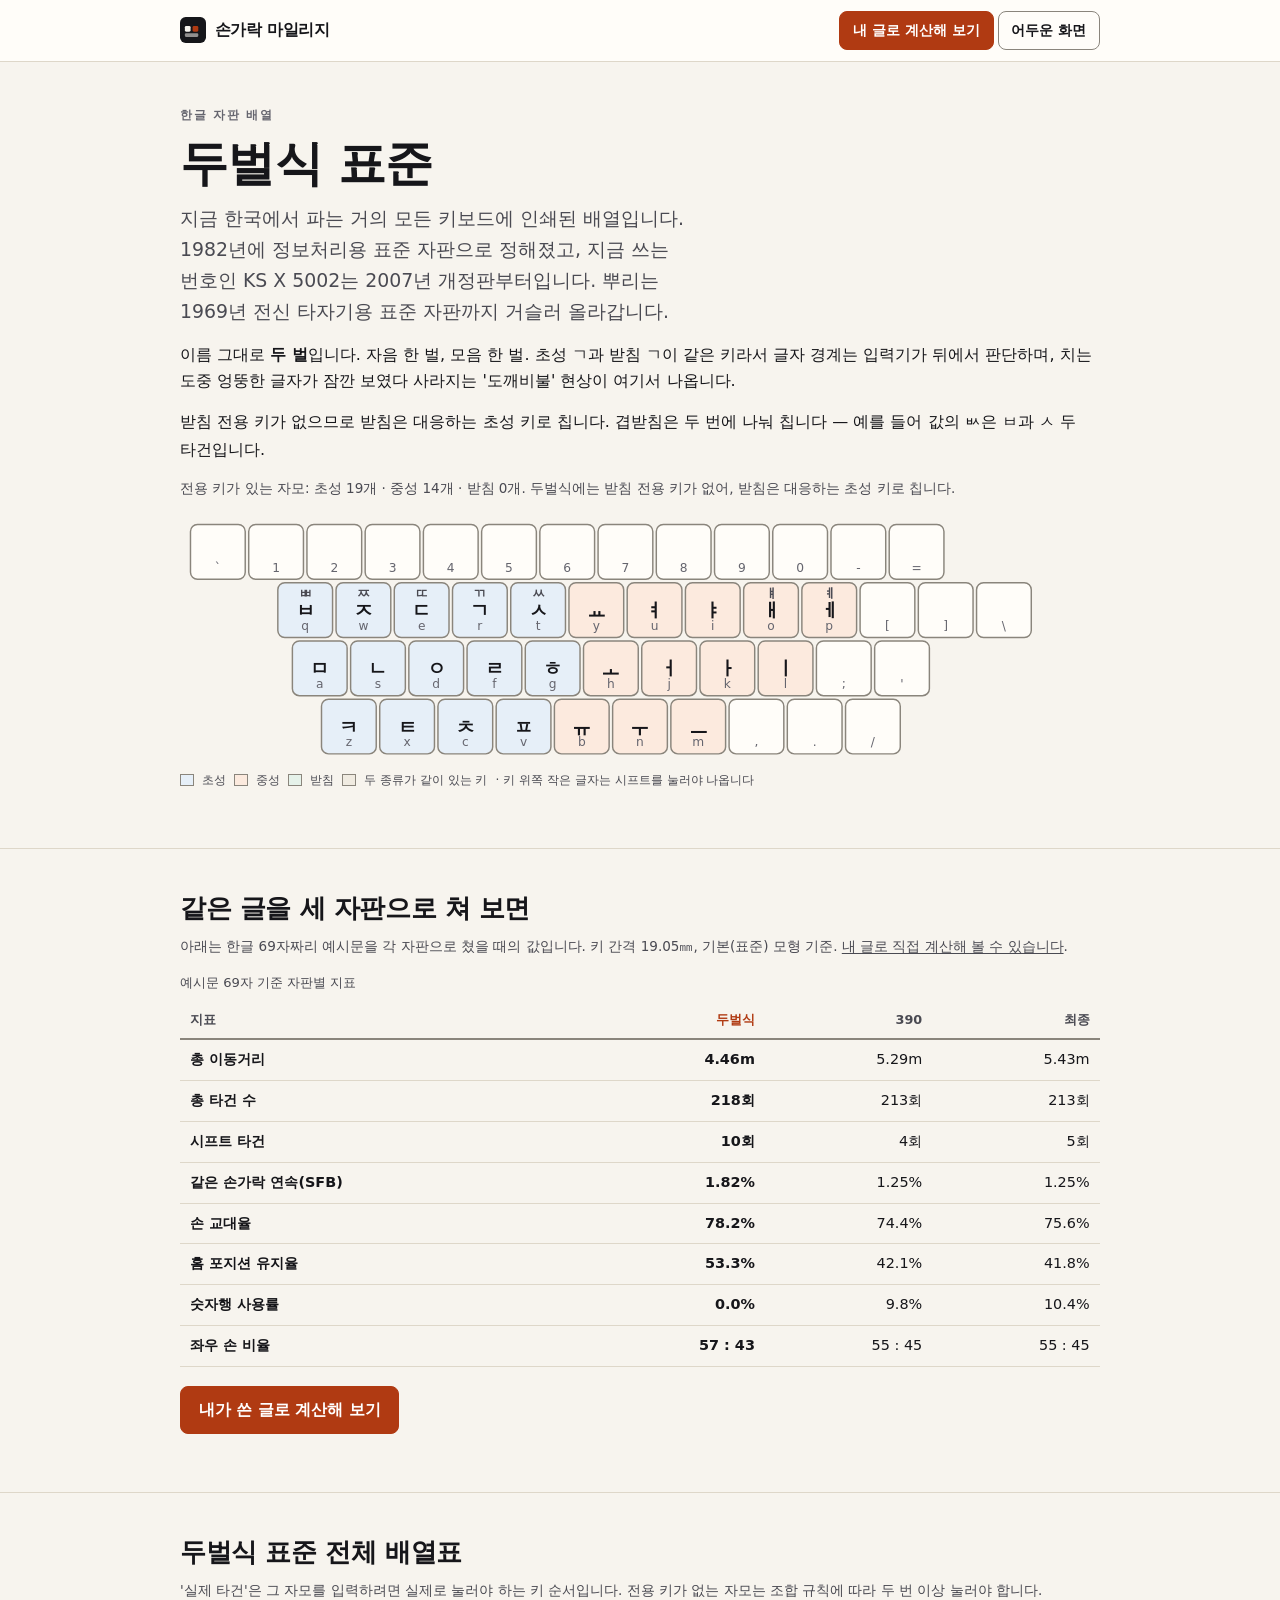
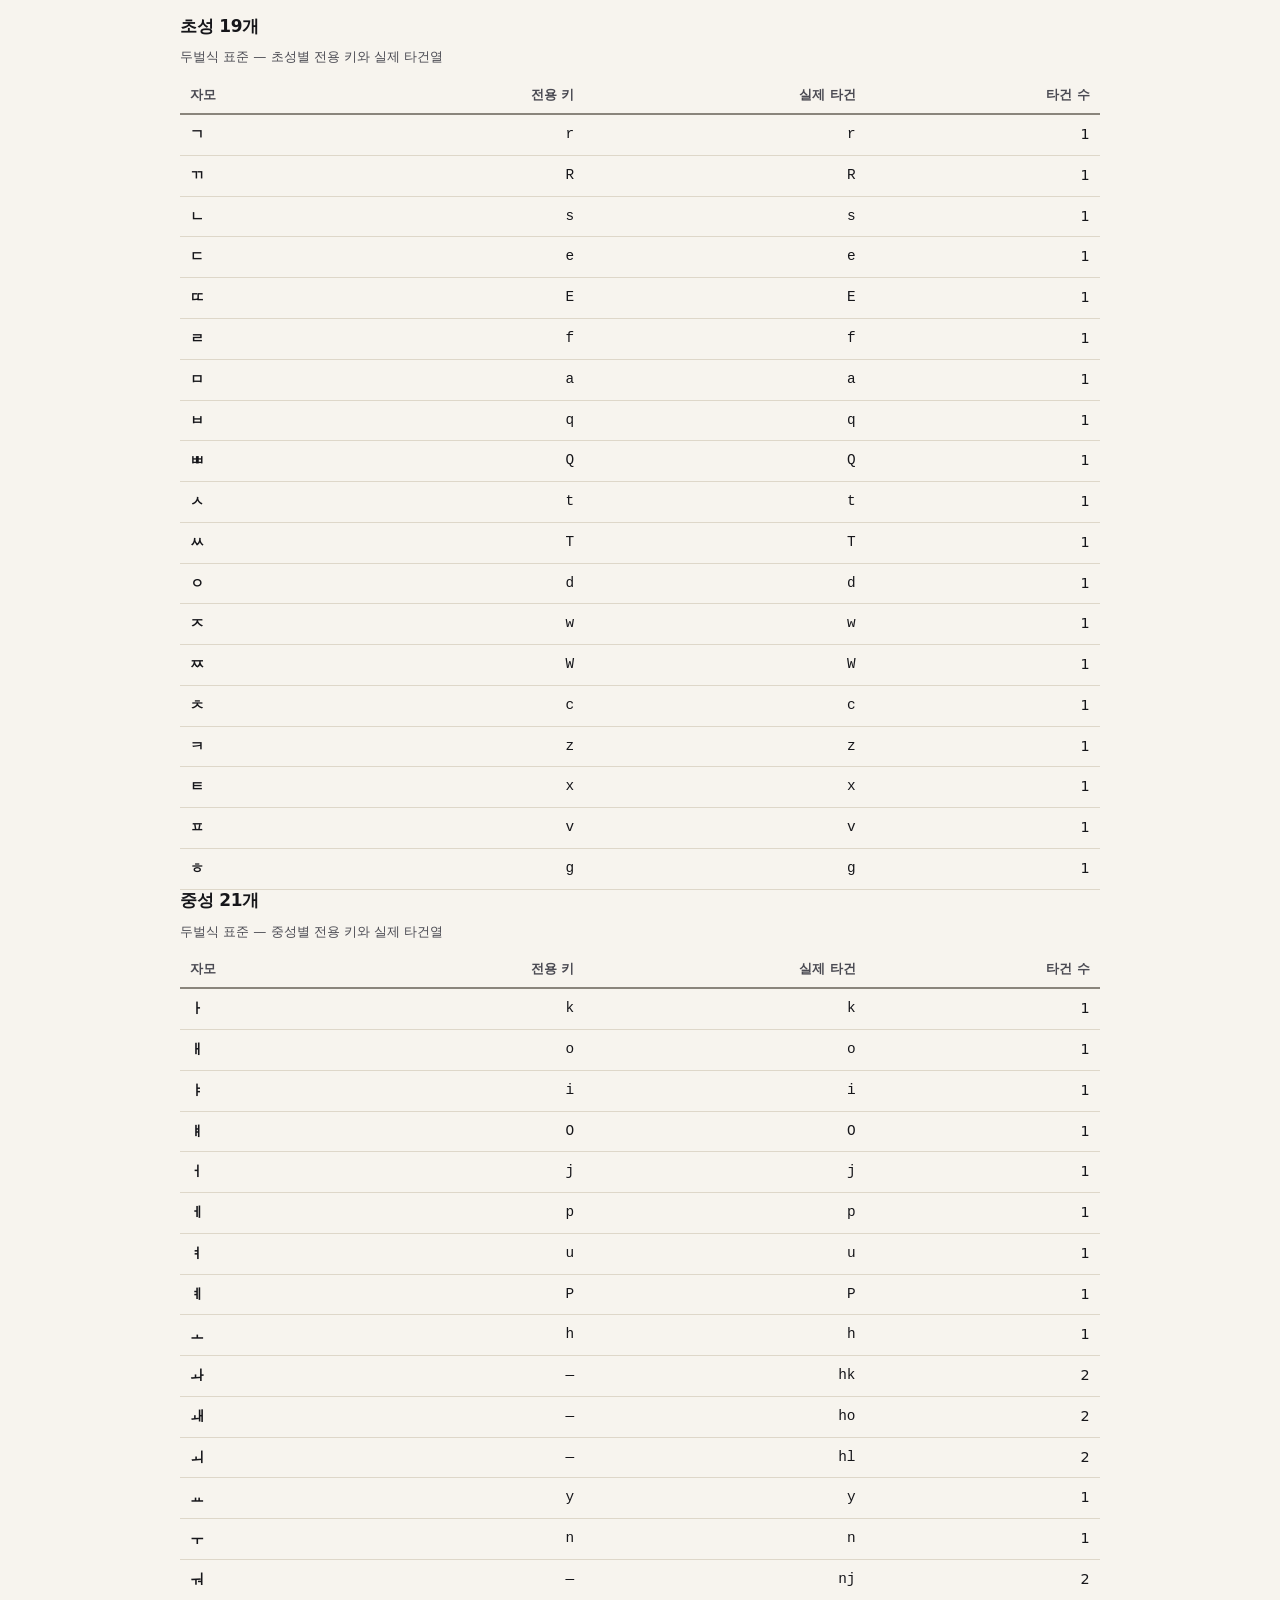
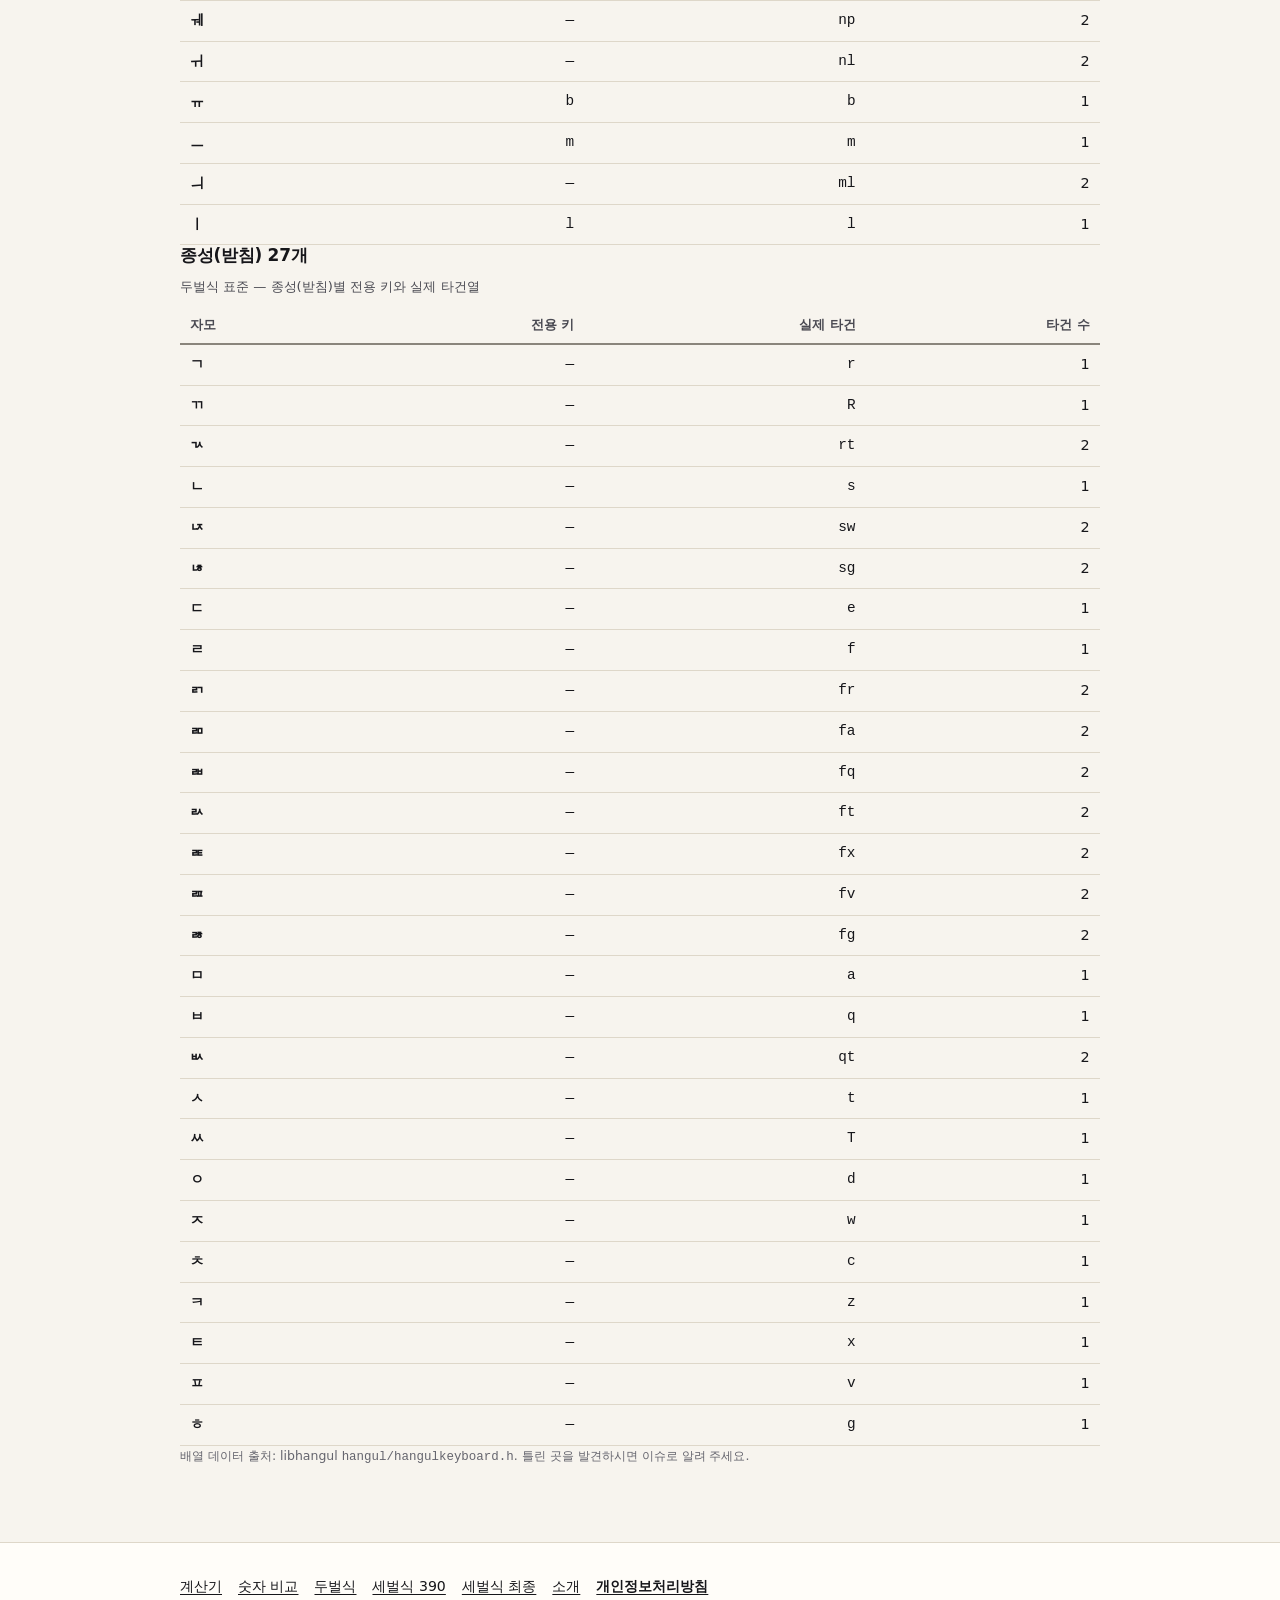
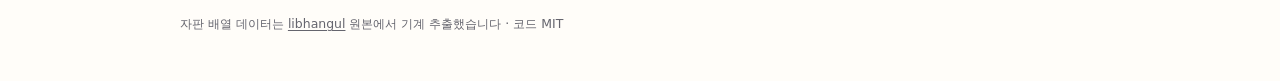
<file: dubeolsik.html>
<!doctype html>
<html lang="ko">
<head>
<meta charset="utf-8">
<meta name="viewport" content="width=device-width, initial-scale=1">
<title>두벌식 표준 자판 배열 (KS X 5002) — 전체 배열표와 이동거리 지표</title>
<meta name="description" content="두벌식 표준 자판의 초성·중성·종성 전체 배열표와, 같은 글을 세벌식으로 쳤을 때와 비교한 손가락 이동거리·시프트·같은 손가락 연속 지표.">
<meta name="theme-color" content="#f7f4ee" media="(prefers-color-scheme: light)">
<meta name="theme-color" content="#121216" media="(prefers-color-scheme: dark)">
<meta property="og:type" content="article">
<meta property="og:title" content="두벌식 표준 자판 배열 (KS X 5002) — 전체 배열표와 이동거리 지표">
<meta property="og:description" content="두벌식 표준 자판의 초성·중성·종성 전체 배열표와, 같은 글을 세벌식으로 쳤을 때와 비교한 손가락 이동거리·시프트·같은 손가락 연속 지표.">
<meta property="og:image" content="og.png">
<meta property="og:url" content="dubeolsik.html">
<meta property="og:locale" content="ko_KR">
<meta name="twitter:card" content="summary_large_image">
<link rel="canonical" href="dubeolsik.html">
<link rel="icon" href="data:image/svg+xml,%3Csvg xmlns='http://www.w3.org/2000/svg' viewBox='0 0 32 32'%3E%3Crect width='32' height='32' rx='7' fill='%2316161a'/%3E%3Crect x='6' y='11' width='7' height='7' rx='1.6' fill='%23f7f4ee'/%3E%3Crect x='15.5' y='11' width='7' height='7' rx='1.6' fill='%23b03a12'/%3E%3Crect x='6' y='20' width='16.5' height='4.5' rx='1.4' fill='%23f7f4ee' opacity='.55'/%3E%3C/svg%3E">
<link rel="stylesheet" href="assets/style.css">
</head>
<body>
<a class="skip" href="#main">본문으로 건너뛰기</a>
<header class="masthead"><div class="wrap">
  <a class="brand" href="./">
    <svg width="26" height="26" viewBox="0 0 32 32" aria-hidden="true">
      <rect width="32" height="32" rx="7" fill="currentColor"></rect>
      <rect x="6" y="11" width="7" height="7" rx="1.6" fill="var(--paper)"></rect>
      <rect x="15.5" y="11" width="7" height="7" rx="1.6" fill="var(--accent)"></rect>
      <rect x="6" y="20" width="16.5" height="4.5" rx="1.4" fill="var(--paper)" opacity=".55"></rect>
    </svg><span>손가락 마일리지</span></a>
  <nav aria-label="사이트"><a class="btn btn-primary" href="./">내 글로 계산해 보기</a></nav>
</div></header>
<main id="main">
  <div class="wrap" id="adSlotTop"></div>

<section><div class="wrap">
  <p class="eyebrow">한글 자판 배열</p>
  <h1>두벌식 표준</h1>
  <p class="lede">지금 한국에서 파는 거의 모든 키보드에 인쇄된 배열입니다. 1982년에 정보처리용 표준 자판으로 정해졌고, 지금 쓰는 번호인 KS X 5002는 2007년 개정판부터입니다. 뿌리는 1969년 전신 타자기용 표준 자판까지 거슬러 올라갑니다.</p>
  <p>이름 그대로 <strong>두 벌</strong>입니다. 자음 한 벌, 모음 한 벌. 초성 ㄱ과 받침 ㄱ이 같은 키라서 글자 경계는 입력기가 뒤에서 판단하며, 치는 도중 엉뚱한 글자가 잠깐 보였다 사라지는 '도깨비불' 현상이 여기서 나옵니다.</p><p>받침 전용 키가 없으므로 받침은 대응하는 초성 키로 칩니다. 겹받침은 두 번에 나눠 칩니다 — 예를 들어 <span class="mono">값</span>의 ㅄ은 ㅂ과 ㅅ 두 타건입니다.</p>
  <p class="small">전용 키가 있는 자모: 초성 19개 · 중성 14개 · 받침 0개. 두벌식에는 받침 전용 키가 없어, 받침은 대응하는 초성 키로 칩니다.</p>
  <div class="kbd"><svg viewBox="0 0 316 86" role="img" aria-labelledby="lt ld"><title id="lt">두벌식 표준 배열도</title><desc id="ld">두벌식 표준 배열도. 자모가 배치된 키 26개를 그린 그림이며, 같은 내용이 아래 &#39;전체 배열표&#39;에 글자와 표로 모두 적혀 있습니다.</desc><rect class="kcap" x="3.60" y="3.60" width="18.80" height="18.80" rx="2.4" fill="var(--surface)"></rect><text x="13.00" y="19.80" text-anchor="middle" font-size="4.2" fill="var(--ink-3)">`</text><rect class="kcap" x="23.60" y="3.60" width="18.80" height="18.80" rx="2.4" fill="var(--surface)"></rect><text x="33.00" y="19.80" text-anchor="middle" font-size="4.2" fill="var(--ink-3)">1</text><rect class="kcap" x="43.60" y="3.60" width="18.80" height="18.80" rx="2.4" fill="var(--surface)"></rect><text x="53.00" y="19.80" text-anchor="middle" font-size="4.2" fill="var(--ink-3)">2</text><rect class="kcap" x="63.60" y="3.60" width="18.80" height="18.80" rx="2.4" fill="var(--surface)"></rect><text x="73.00" y="19.80" text-anchor="middle" font-size="4.2" fill="var(--ink-3)">3</text><rect class="kcap" x="83.60" y="3.60" width="18.80" height="18.80" rx="2.4" fill="var(--surface)"></rect><text x="93.00" y="19.80" text-anchor="middle" font-size="4.2" fill="var(--ink-3)">4</text><rect class="kcap" x="103.60" y="3.60" width="18.80" height="18.80" rx="2.4" fill="var(--surface)"></rect><text x="113.00" y="19.80" text-anchor="middle" font-size="4.2" fill="var(--ink-3)">5</text><rect class="kcap" x="123.60" y="3.60" width="18.80" height="18.80" rx="2.4" fill="var(--surface)"></rect><text x="133.00" y="19.80" text-anchor="middle" font-size="4.2" fill="var(--ink-3)">6</text><rect class="kcap" x="143.60" y="3.60" width="18.80" height="18.80" rx="2.4" fill="var(--surface)"></rect><text x="153.00" y="19.80" text-anchor="middle" font-size="4.2" fill="var(--ink-3)">7</text><rect class="kcap" x="163.60" y="3.60" width="18.80" height="18.80" rx="2.4" fill="var(--surface)"></rect><text x="173.00" y="19.80" text-anchor="middle" font-size="4.2" fill="var(--ink-3)">8</text><rect class="kcap" x="183.60" y="3.60" width="18.80" height="18.80" rx="2.4" fill="var(--surface)"></rect><text x="193.00" y="19.80" text-anchor="middle" font-size="4.2" fill="var(--ink-3)">9</text><rect class="kcap" x="203.60" y="3.60" width="18.80" height="18.80" rx="2.4" fill="var(--surface)"></rect><text x="213.00" y="19.80" text-anchor="middle" font-size="4.2" fill="var(--ink-3)">0</text><rect class="kcap" x="223.60" y="3.60" width="18.80" height="18.80" rx="2.4" fill="var(--surface)"></rect><text x="233.00" y="19.80" text-anchor="middle" font-size="4.2" fill="var(--ink-3)">-</text><rect class="kcap" x="243.60" y="3.60" width="18.80" height="18.80" rx="2.4" fill="var(--surface)"></rect><text x="253.00" y="19.80" text-anchor="middle" font-size="4.2" fill="var(--ink-3)">=</text><rect class="kcap" x="33.60" y="23.60" width="18.80" height="18.80" rx="2.4" fill="var(--tint-cho)"></rect><text x="43.00" y="39.80" text-anchor="middle" font-size="4.2" fill="var(--ink-3)">q</text><text x="43.00" y="29.00" text-anchor="middle" font-size="4.4" font-weight="600" fill="var(--ink-2)">ㅃ</text><text x="43.00" y="35.40" text-anchor="middle" font-size="6.6" font-weight="700" fill="var(--ink)">ㅂ</text><rect class="kcap" x="53.60" y="23.60" width="18.80" height="18.80" rx="2.4" fill="var(--tint-cho)"></rect><text x="63.00" y="39.80" text-anchor="middle" font-size="4.2" fill="var(--ink-3)">w</text><text x="63.00" y="29.00" text-anchor="middle" font-size="4.4" font-weight="600" fill="var(--ink-2)">ㅉ</text><text x="63.00" y="35.40" text-anchor="middle" font-size="6.6" font-weight="700" fill="var(--ink)">ㅈ</text><rect class="kcap" x="73.60" y="23.60" width="18.80" height="18.80" rx="2.4" fill="var(--tint-cho)"></rect><text x="83.00" y="39.80" text-anchor="middle" font-size="4.2" fill="var(--ink-3)">e</text><text x="83.00" y="29.00" text-anchor="middle" font-size="4.4" font-weight="600" fill="var(--ink-2)">ㄸ</text><text x="83.00" y="35.40" text-anchor="middle" font-size="6.6" font-weight="700" fill="var(--ink)">ㄷ</text><rect class="kcap" x="93.60" y="23.60" width="18.80" height="18.80" rx="2.4" fill="var(--tint-cho)"></rect><text x="103.00" y="39.80" text-anchor="middle" font-size="4.2" fill="var(--ink-3)">r</text><text x="103.00" y="29.00" text-anchor="middle" font-size="4.4" font-weight="600" fill="var(--ink-2)">ㄲ</text><text x="103.00" y="35.40" text-anchor="middle" font-size="6.6" font-weight="700" fill="var(--ink)">ㄱ</text><rect class="kcap" x="113.60" y="23.60" width="18.80" height="18.80" rx="2.4" fill="var(--tint-cho)"></rect><text x="123.00" y="39.80" text-anchor="middle" font-size="4.2" fill="var(--ink-3)">t</text><text x="123.00" y="29.00" text-anchor="middle" font-size="4.4" font-weight="600" fill="var(--ink-2)">ㅆ</text><text x="123.00" y="35.40" text-anchor="middle" font-size="6.6" font-weight="700" fill="var(--ink)">ㅅ</text><rect class="kcap" x="133.60" y="23.60" width="18.80" height="18.80" rx="2.4" fill="var(--tint-jung)"></rect><text x="143.00" y="39.80" text-anchor="middle" font-size="4.2" fill="var(--ink-3)">y</text><text x="143.00" y="35.40" text-anchor="middle" font-size="6.6" font-weight="700" fill="var(--ink)">ㅛ</text><rect class="kcap" x="153.60" y="23.60" width="18.80" height="18.80" rx="2.4" fill="var(--tint-jung)"></rect><text x="163.00" y="39.80" text-anchor="middle" font-size="4.2" fill="var(--ink-3)">u</text><text x="163.00" y="35.40" text-anchor="middle" font-size="6.6" font-weight="700" fill="var(--ink)">ㅕ</text><rect class="kcap" x="173.60" y="23.60" width="18.80" height="18.80" rx="2.4" fill="var(--tint-jung)"></rect><text x="183.00" y="39.80" text-anchor="middle" font-size="4.2" fill="var(--ink-3)">i</text><text x="183.00" y="35.40" text-anchor="middle" font-size="6.6" font-weight="700" fill="var(--ink)">ㅑ</text><rect class="kcap" x="193.60" y="23.60" width="18.80" height="18.80" rx="2.4" fill="var(--tint-jung)"></rect><text x="203.00" y="39.80" text-anchor="middle" font-size="4.2" fill="var(--ink-3)">o</text><text x="203.00" y="29.00" text-anchor="middle" font-size="4.4" font-weight="600" fill="var(--ink-2)">ㅒ</text><text x="203.00" y="35.40" text-anchor="middle" font-size="6.6" font-weight="700" fill="var(--ink)">ㅐ</text><rect class="kcap" x="213.60" y="23.60" width="18.80" height="18.80" rx="2.4" fill="var(--tint-jung)"></rect><text x="223.00" y="39.80" text-anchor="middle" font-size="4.2" fill="var(--ink-3)">p</text><text x="223.00" y="29.00" text-anchor="middle" font-size="4.4" font-weight="600" fill="var(--ink-2)">ㅖ</text><text x="223.00" y="35.40" text-anchor="middle" font-size="6.6" font-weight="700" fill="var(--ink)">ㅔ</text><rect class="kcap" x="233.60" y="23.60" width="18.80" height="18.80" rx="2.4" fill="var(--surface)"></rect><text x="243.00" y="39.80" text-anchor="middle" font-size="4.2" fill="var(--ink-3)">[</text><rect class="kcap" x="253.60" y="23.60" width="18.80" height="18.80" rx="2.4" fill="var(--surface)"></rect><text x="263.00" y="39.80" text-anchor="middle" font-size="4.2" fill="var(--ink-3)">]</text><rect class="kcap" x="273.60" y="23.60" width="18.80" height="18.80" rx="2.4" fill="var(--surface)"></rect><text x="283.00" y="39.80" text-anchor="middle" font-size="4.2" fill="var(--ink-3)">\</text><rect class="kcap" x="38.60" y="43.60" width="18.80" height="18.80" rx="2.4" fill="var(--tint-cho)"></rect><text x="48.00" y="59.80" text-anchor="middle" font-size="4.2" fill="var(--ink-3)">a</text><text x="48.00" y="55.40" text-anchor="middle" font-size="6.6" font-weight="700" fill="var(--ink)">ㅁ</text><rect class="kcap" x="58.60" y="43.60" width="18.80" height="18.80" rx="2.4" fill="var(--tint-cho)"></rect><text x="68.00" y="59.80" text-anchor="middle" font-size="4.2" fill="var(--ink-3)">s</text><text x="68.00" y="55.40" text-anchor="middle" font-size="6.6" font-weight="700" fill="var(--ink)">ㄴ</text><rect class="kcap" x="78.60" y="43.60" width="18.80" height="18.80" rx="2.4" fill="var(--tint-cho)"></rect><text x="88.00" y="59.80" text-anchor="middle" font-size="4.2" fill="var(--ink-3)">d</text><text x="88.00" y="55.40" text-anchor="middle" font-size="6.6" font-weight="700" fill="var(--ink)">ㅇ</text><rect class="kcap" x="98.60" y="43.60" width="18.80" height="18.80" rx="2.4" fill="var(--tint-cho)"></rect><text x="108.00" y="59.80" text-anchor="middle" font-size="4.2" fill="var(--ink-3)">f</text><text x="108.00" y="55.40" text-anchor="middle" font-size="6.6" font-weight="700" fill="var(--ink)">ㄹ</text><rect class="kcap" x="118.60" y="43.60" width="18.80" height="18.80" rx="2.4" fill="var(--tint-cho)"></rect><text x="128.00" y="59.80" text-anchor="middle" font-size="4.2" fill="var(--ink-3)">g</text><text x="128.00" y="55.40" text-anchor="middle" font-size="6.6" font-weight="700" fill="var(--ink)">ㅎ</text><rect class="kcap" x="138.60" y="43.60" width="18.80" height="18.80" rx="2.4" fill="var(--tint-jung)"></rect><text x="148.00" y="59.80" text-anchor="middle" font-size="4.2" fill="var(--ink-3)">h</text><text x="148.00" y="55.40" text-anchor="middle" font-size="6.6" font-weight="700" fill="var(--ink)">ㅗ</text><rect class="kcap" x="158.60" y="43.60" width="18.80" height="18.80" rx="2.4" fill="var(--tint-jung)"></rect><text x="168.00" y="59.80" text-anchor="middle" font-size="4.2" fill="var(--ink-3)">j</text><text x="168.00" y="55.40" text-anchor="middle" font-size="6.6" font-weight="700" fill="var(--ink)">ㅓ</text><rect class="kcap" x="178.60" y="43.60" width="18.80" height="18.80" rx="2.4" fill="var(--tint-jung)"></rect><text x="188.00" y="59.80" text-anchor="middle" font-size="4.2" fill="var(--ink-3)">k</text><text x="188.00" y="55.40" text-anchor="middle" font-size="6.6" font-weight="700" fill="var(--ink)">ㅏ</text><rect class="kcap" x="198.60" y="43.60" width="18.80" height="18.80" rx="2.4" fill="var(--tint-jung)"></rect><text x="208.00" y="59.80" text-anchor="middle" font-size="4.2" fill="var(--ink-3)">l</text><text x="208.00" y="55.40" text-anchor="middle" font-size="6.6" font-weight="700" fill="var(--ink)">ㅣ</text><rect class="kcap" x="218.60" y="43.60" width="18.80" height="18.80" rx="2.4" fill="var(--surface)"></rect><text x="228.00" y="59.80" text-anchor="middle" font-size="4.2" fill="var(--ink-3)">;</text><rect class="kcap" x="238.60" y="43.60" width="18.80" height="18.80" rx="2.4" fill="var(--surface)"></rect><text x="248.00" y="59.80" text-anchor="middle" font-size="4.2" fill="var(--ink-3)">&#39;</text><rect class="kcap" x="48.60" y="63.60" width="18.80" height="18.80" rx="2.4" fill="var(--tint-cho)"></rect><text x="58.00" y="79.80" text-anchor="middle" font-size="4.2" fill="var(--ink-3)">z</text><text x="58.00" y="75.40" text-anchor="middle" font-size="6.6" font-weight="700" fill="var(--ink)">ㅋ</text><rect class="kcap" x="68.60" y="63.60" width="18.80" height="18.80" rx="2.4" fill="var(--tint-cho)"></rect><text x="78.00" y="79.80" text-anchor="middle" font-size="4.2" fill="var(--ink-3)">x</text><text x="78.00" y="75.40" text-anchor="middle" font-size="6.6" font-weight="700" fill="var(--ink)">ㅌ</text><rect class="kcap" x="88.60" y="63.60" width="18.80" height="18.80" rx="2.4" fill="var(--tint-cho)"></rect><text x="98.00" y="79.80" text-anchor="middle" font-size="4.2" fill="var(--ink-3)">c</text><text x="98.00" y="75.40" text-anchor="middle" font-size="6.6" font-weight="700" fill="var(--ink)">ㅊ</text><rect class="kcap" x="108.60" y="63.60" width="18.80" height="18.80" rx="2.4" fill="var(--tint-cho)"></rect><text x="118.00" y="79.80" text-anchor="middle" font-size="4.2" fill="var(--ink-3)">v</text><text x="118.00" y="75.40" text-anchor="middle" font-size="6.6" font-weight="700" fill="var(--ink)">ㅍ</text><rect class="kcap" x="128.60" y="63.60" width="18.80" height="18.80" rx="2.4" fill="var(--tint-jung)"></rect><text x="138.00" y="79.80" text-anchor="middle" font-size="4.2" fill="var(--ink-3)">b</text><text x="138.00" y="75.40" text-anchor="middle" font-size="6.6" font-weight="700" fill="var(--ink)">ㅠ</text><rect class="kcap" x="148.60" y="63.60" width="18.80" height="18.80" rx="2.4" fill="var(--tint-jung)"></rect><text x="158.00" y="79.80" text-anchor="middle" font-size="4.2" fill="var(--ink-3)">n</text><text x="158.00" y="75.40" text-anchor="middle" font-size="6.6" font-weight="700" fill="var(--ink)">ㅜ</text><rect class="kcap" x="168.60" y="63.60" width="18.80" height="18.80" rx="2.4" fill="var(--tint-jung)"></rect><text x="178.00" y="79.80" text-anchor="middle" font-size="4.2" fill="var(--ink-3)">m</text><text x="178.00" y="75.40" text-anchor="middle" font-size="6.6" font-weight="700" fill="var(--ink)">ㅡ</text><rect class="kcap" x="188.60" y="63.60" width="18.80" height="18.80" rx="2.4" fill="var(--surface)"></rect><text x="198.00" y="79.80" text-anchor="middle" font-size="4.2" fill="var(--ink-3)">,</text><rect class="kcap" x="208.60" y="63.60" width="18.80" height="18.80" rx="2.4" fill="var(--surface)"></rect><text x="218.00" y="79.80" text-anchor="middle" font-size="4.2" fill="var(--ink-3)">.</text><rect class="kcap" x="228.60" y="63.60" width="18.80" height="18.80" rx="2.4" fill="var(--surface)"></rect><text x="238.00" y="79.80" text-anchor="middle" font-size="4.2" fill="var(--ink-3)">/</text></svg></div>
  <p class="legend"><span class="sw" style="background:var(--tint-cho);width:14px;height:12px;display:inline-block;border:1px solid var(--line-2)"></span> 초성
    <span class="sw" style="background:var(--tint-jung);width:14px;height:12px;display:inline-block;border:1px solid var(--line-2)"></span> 중성
    <span class="sw" style="background:var(--tint-jong);width:14px;height:12px;display:inline-block;border:1px solid var(--line-2)"></span> 받침
    <span class="sw" style="background:var(--surface-2);width:14px;height:12px;display:inline-block;border:1px solid var(--line-2)"></span> 두 종류가 같이 있는 키
    <span>· 키 위쪽 작은 글자는 시프트를 눌러야 나옵니다</span></p>
</div></section>

<section><div class="wrap">
  <h2>같은 글을 세 자판으로 쳐 보면</h2>
  <p class="small">아래는 한글 69자짜리 예시문을 각 자판으로 쳤을 때의 값입니다.
    키 간격 19.05㎜, 기본(표준) 모형 기준. <a href="./">내 글로 직접 계산해 볼 수 있습니다</a>.</p>
  <div class="table-scroll"><table>
    <caption>예시문 69자 기준 자판별 지표</caption>
    <thead><tr><th scope="col">지표</th><th scope="col" style="color:var(--accent)">두벌식</th><th scope="col">390</th><th scope="col">최종</th></tr></thead>
    <tbody><tr><th scope="row">총 이동거리</th><td class="num" style="font-weight:700">4.46m</td><td class="num">5.29m</td><td class="num">5.43m</td></tr><tr><th scope="row">총 타건 수</th><td class="num" style="font-weight:700">218회</td><td class="num">213회</td><td class="num">213회</td></tr><tr><th scope="row">시프트 타건</th><td class="num" style="font-weight:700">10회</td><td class="num">4회</td><td class="num">5회</td></tr><tr><th scope="row">같은 손가락 연속(SFB)</th><td class="num" style="font-weight:700">1.82%</td><td class="num">1.25%</td><td class="num">1.25%</td></tr><tr><th scope="row">손 교대율</th><td class="num" style="font-weight:700">78.2%</td><td class="num">74.4%</td><td class="num">75.6%</td></tr><tr><th scope="row">홈 포지션 유지율</th><td class="num" style="font-weight:700">53.3%</td><td class="num">42.1%</td><td class="num">41.8%</td></tr><tr><th scope="row">숫자행 사용률</th><td class="num" style="font-weight:700">0.0%</td><td class="num">9.8%</td><td class="num">10.4%</td></tr><tr><th scope="row">좌우 손 비율</th><td class="num" style="font-weight:700">57 : 43</td><td class="num">55 : 45</td><td class="num">55 : 45</td></tr>
    </tbody></table></div>
  <p style="margin-top:1.2rem"><a class="btn btn-primary btn-lg" href="./">내가 쓴 글로 계산해 보기</a></p>
</div></section>

<section><div class="wrap">
  <h2>두벌식 표준 전체 배열표</h2>
  <p class="small">'실제 타건'은 그 자모를 입력하려면 실제로 눌러야 하는 키 순서입니다.
    전용 키가 없는 자모는 조합 규칙에 따라 두 번 이상 눌러야 합니다.</p>
  <h3>초성 19개</h3><div class="table-scroll"><table>
      <caption>두벌식 표준 — 초성별 전용 키와 실제 타건열</caption>
      <thead><tr><th scope="col">자모</th><th scope="col">전용 키</th><th scope="col">실제 타건</th><th scope="col">타건 수</th></tr></thead>
      <tbody><tr><th scope="row">ㄱ</th><td class="mono">r</td><td class="mono">r</td><td>1</td></tr><tr><th scope="row">ㄲ</th><td class="mono">R</td><td class="mono">R</td><td>1</td></tr><tr><th scope="row">ㄴ</th><td class="mono">s</td><td class="mono">s</td><td>1</td></tr><tr><th scope="row">ㄷ</th><td class="mono">e</td><td class="mono">e</td><td>1</td></tr><tr><th scope="row">ㄸ</th><td class="mono">E</td><td class="mono">E</td><td>1</td></tr><tr><th scope="row">ㄹ</th><td class="mono">f</td><td class="mono">f</td><td>1</td></tr><tr><th scope="row">ㅁ</th><td class="mono">a</td><td class="mono">a</td><td>1</td></tr><tr><th scope="row">ㅂ</th><td class="mono">q</td><td class="mono">q</td><td>1</td></tr><tr><th scope="row">ㅃ</th><td class="mono">Q</td><td class="mono">Q</td><td>1</td></tr><tr><th scope="row">ㅅ</th><td class="mono">t</td><td class="mono">t</td><td>1</td></tr><tr><th scope="row">ㅆ</th><td class="mono">T</td><td class="mono">T</td><td>1</td></tr><tr><th scope="row">ㅇ</th><td class="mono">d</td><td class="mono">d</td><td>1</td></tr><tr><th scope="row">ㅈ</th><td class="mono">w</td><td class="mono">w</td><td>1</td></tr><tr><th scope="row">ㅉ</th><td class="mono">W</td><td class="mono">W</td><td>1</td></tr><tr><th scope="row">ㅊ</th><td class="mono">c</td><td class="mono">c</td><td>1</td></tr><tr><th scope="row">ㅋ</th><td class="mono">z</td><td class="mono">z</td><td>1</td></tr><tr><th scope="row">ㅌ</th><td class="mono">x</td><td class="mono">x</td><td>1</td></tr><tr><th scope="row">ㅍ</th><td class="mono">v</td><td class="mono">v</td><td>1</td></tr><tr><th scope="row">ㅎ</th><td class="mono">g</td><td class="mono">g</td><td>1</td></tr></tbody></table></div><h3>중성 21개</h3><div class="table-scroll"><table>
      <caption>두벌식 표준 — 중성별 전용 키와 실제 타건열</caption>
      <thead><tr><th scope="col">자모</th><th scope="col">전용 키</th><th scope="col">실제 타건</th><th scope="col">타건 수</th></tr></thead>
      <tbody><tr><th scope="row">ㅏ</th><td class="mono">k</td><td class="mono">k</td><td>1</td></tr><tr><th scope="row">ㅐ</th><td class="mono">o</td><td class="mono">o</td><td>1</td></tr><tr><th scope="row">ㅑ</th><td class="mono">i</td><td class="mono">i</td><td>1</td></tr><tr><th scope="row">ㅒ</th><td class="mono">O</td><td class="mono">O</td><td>1</td></tr><tr><th scope="row">ㅓ</th><td class="mono">j</td><td class="mono">j</td><td>1</td></tr><tr><th scope="row">ㅔ</th><td class="mono">p</td><td class="mono">p</td><td>1</td></tr><tr><th scope="row">ㅕ</th><td class="mono">u</td><td class="mono">u</td><td>1</td></tr><tr><th scope="row">ㅖ</th><td class="mono">P</td><td class="mono">P</td><td>1</td></tr><tr><th scope="row">ㅗ</th><td class="mono">h</td><td class="mono">h</td><td>1</td></tr><tr><th scope="row">ㅘ</th><td class="mono">—</td><td class="mono">hk</td><td>2</td></tr><tr><th scope="row">ㅙ</th><td class="mono">—</td><td class="mono">ho</td><td>2</td></tr><tr><th scope="row">ㅚ</th><td class="mono">—</td><td class="mono">hl</td><td>2</td></tr><tr><th scope="row">ㅛ</th><td class="mono">y</td><td class="mono">y</td><td>1</td></tr><tr><th scope="row">ㅜ</th><td class="mono">n</td><td class="mono">n</td><td>1</td></tr><tr><th scope="row">ㅝ</th><td class="mono">—</td><td class="mono">nj</td><td>2</td></tr><tr><th scope="row">ㅞ</th><td class="mono">—</td><td class="mono">np</td><td>2</td></tr><tr><th scope="row">ㅟ</th><td class="mono">—</td><td class="mono">nl</td><td>2</td></tr><tr><th scope="row">ㅠ</th><td class="mono">b</td><td class="mono">b</td><td>1</td></tr><tr><th scope="row">ㅡ</th><td class="mono">m</td><td class="mono">m</td><td>1</td></tr><tr><th scope="row">ㅢ</th><td class="mono">—</td><td class="mono">ml</td><td>2</td></tr><tr><th scope="row">ㅣ</th><td class="mono">l</td><td class="mono">l</td><td>1</td></tr></tbody></table></div><h3>종성(받침) 27개</h3><div class="table-scroll"><table>
      <caption>두벌식 표준 — 종성(받침)별 전용 키와 실제 타건열</caption>
      <thead><tr><th scope="col">자모</th><th scope="col">전용 키</th><th scope="col">실제 타건</th><th scope="col">타건 수</th></tr></thead>
      <tbody><tr><th scope="row">ㄱ</th><td class="mono">—</td><td class="mono">r</td><td>1</td></tr><tr><th scope="row">ㄲ</th><td class="mono">—</td><td class="mono">R</td><td>1</td></tr><tr><th scope="row">ㄳ</th><td class="mono">—</td><td class="mono">rt</td><td>2</td></tr><tr><th scope="row">ㄴ</th><td class="mono">—</td><td class="mono">s</td><td>1</td></tr><tr><th scope="row">ㄵ</th><td class="mono">—</td><td class="mono">sw</td><td>2</td></tr><tr><th scope="row">ㄶ</th><td class="mono">—</td><td class="mono">sg</td><td>2</td></tr><tr><th scope="row">ㄷ</th><td class="mono">—</td><td class="mono">e</td><td>1</td></tr><tr><th scope="row">ㄹ</th><td class="mono">—</td><td class="mono">f</td><td>1</td></tr><tr><th scope="row">ㄺ</th><td class="mono">—</td><td class="mono">fr</td><td>2</td></tr><tr><th scope="row">ㄻ</th><td class="mono">—</td><td class="mono">fa</td><td>2</td></tr><tr><th scope="row">ㄼ</th><td class="mono">—</td><td class="mono">fq</td><td>2</td></tr><tr><th scope="row">ㄽ</th><td class="mono">—</td><td class="mono">ft</td><td>2</td></tr><tr><th scope="row">ㄾ</th><td class="mono">—</td><td class="mono">fx</td><td>2</td></tr><tr><th scope="row">ㄿ</th><td class="mono">—</td><td class="mono">fv</td><td>2</td></tr><tr><th scope="row">ㅀ</th><td class="mono">—</td><td class="mono">fg</td><td>2</td></tr><tr><th scope="row">ㅁ</th><td class="mono">—</td><td class="mono">a</td><td>1</td></tr><tr><th scope="row">ㅂ</th><td class="mono">—</td><td class="mono">q</td><td>1</td></tr><tr><th scope="row">ㅄ</th><td class="mono">—</td><td class="mono">qt</td><td>2</td></tr><tr><th scope="row">ㅅ</th><td class="mono">—</td><td class="mono">t</td><td>1</td></tr><tr><th scope="row">ㅆ</th><td class="mono">—</td><td class="mono">T</td><td>1</td></tr><tr><th scope="row">ㅇ</th><td class="mono">—</td><td class="mono">d</td><td>1</td></tr><tr><th scope="row">ㅈ</th><td class="mono">—</td><td class="mono">w</td><td>1</td></tr><tr><th scope="row">ㅊ</th><td class="mono">—</td><td class="mono">c</td><td>1</td></tr><tr><th scope="row">ㅋ</th><td class="mono">—</td><td class="mono">z</td><td>1</td></tr><tr><th scope="row">ㅌ</th><td class="mono">—</td><td class="mono">x</td><td>1</td></tr><tr><th scope="row">ㅍ</th><td class="mono">—</td><td class="mono">v</td><td>1</td></tr><tr><th scope="row">ㅎ</th><td class="mono">—</td><td class="mono">g</td><td>1</td></tr></tbody></table></div>
  <p class="tiny">배열 데이터 출처: libhangul <span class="mono">hangul/hangulkeyboard.h</span>.
    틀린 곳을 발견하시면 이슈로 알려 주세요.</p>
</div></section>
  <div class="wrap" id="adSlotBottom"></div>
</main>
<footer><div class="wrap">
  <ul style="list-style:none;padding:0;margin:0 0 1rem;display:flex;gap:1rem;flex-wrap:wrap;font-size:.88rem">
    <li><a href="./">계산기</a></li>
    <li><a href="compare.html">숫자 비교</a></li>
    <li><a href="dubeolsik.html">두벌식</a></li>
    <li><a href="sebeolsik-390.html">세벌식 390</a></li>
    <li><a href="sebeolsik-final.html">세벌식 최종</a></li>
    <li><a href="about.html">소개</a></li>
    <li><a href="privacy.html"><strong>개인정보처리방침</strong></a></li>
  </ul>
  <p class="tiny">자판 배열 데이터는 <a href="https://github.com/libhangul/libhangul" rel="noopener">libhangul</a>
    원본에서 기계 추출했습니다 · 코드 MIT</p>
</div></footer>
<script src="assets/config.js"></script>
<script src="assets/site.js"></script>
</body>
</html>
</file>
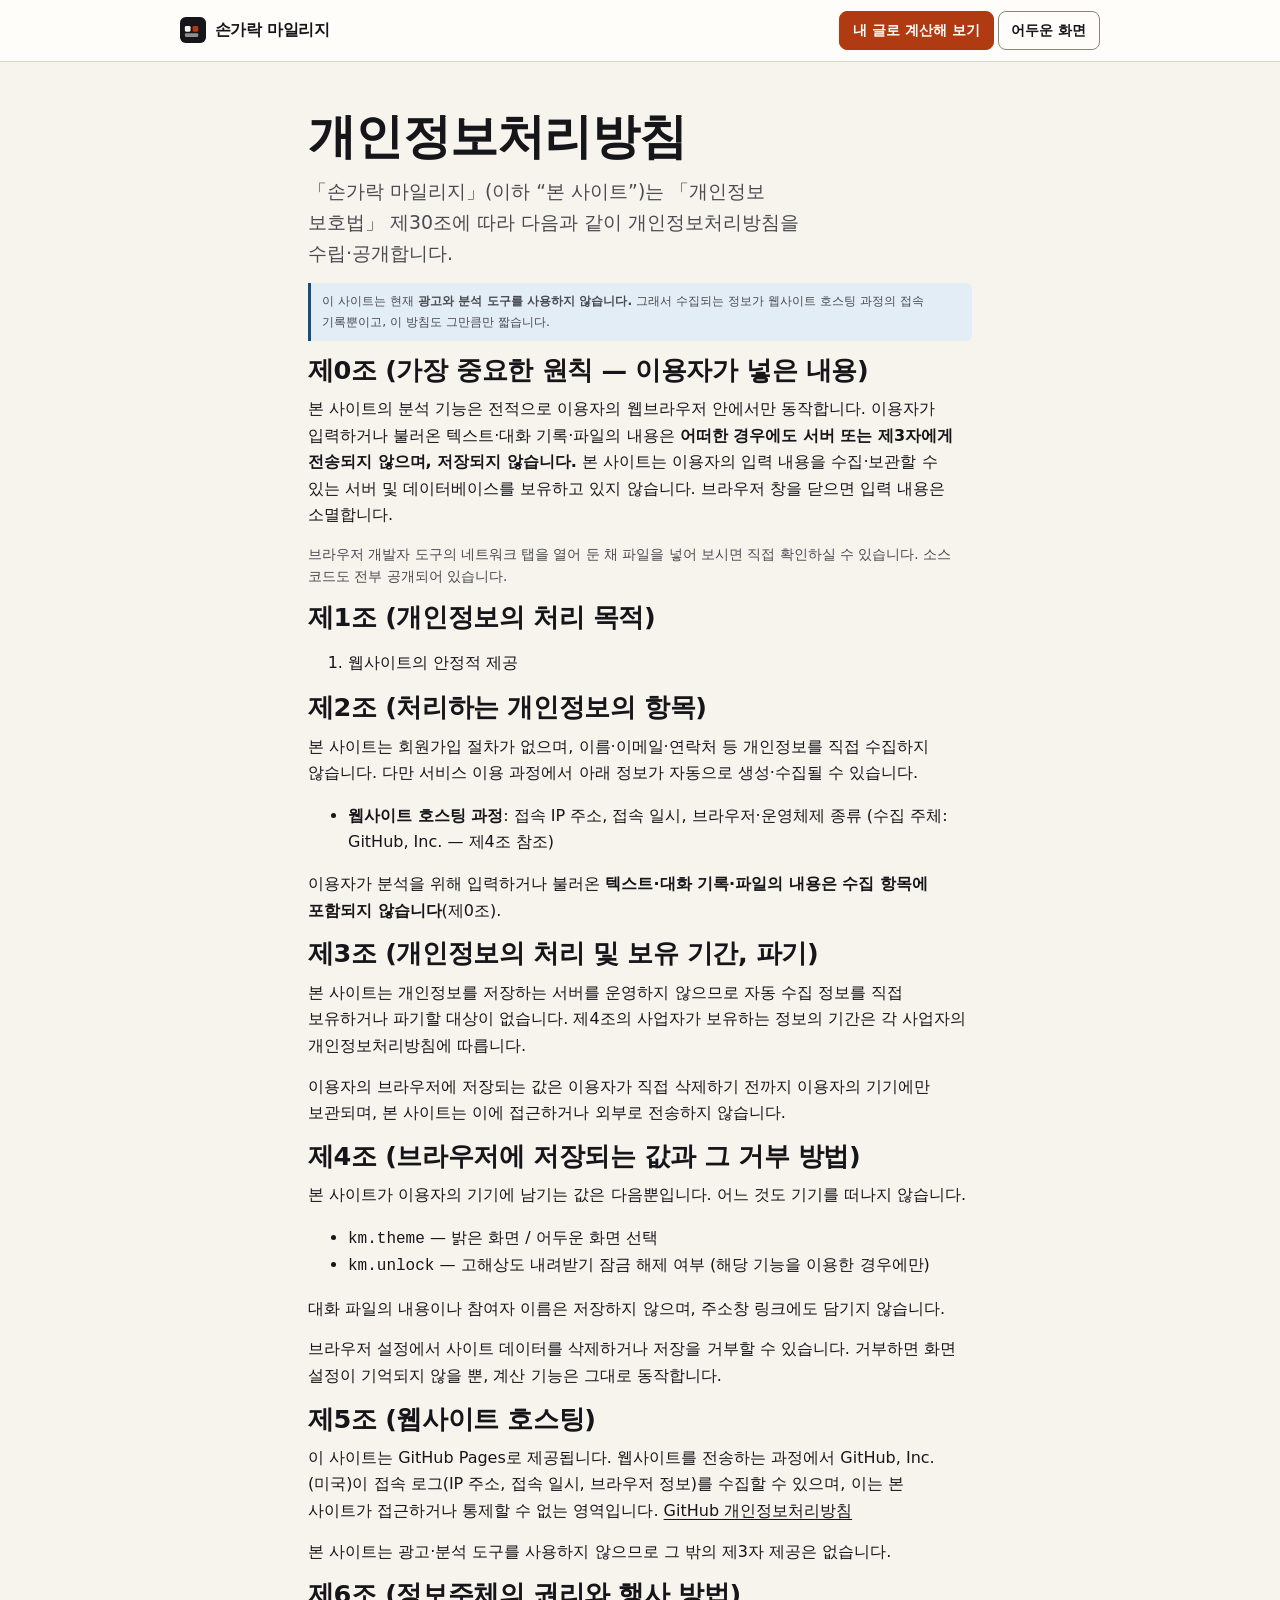
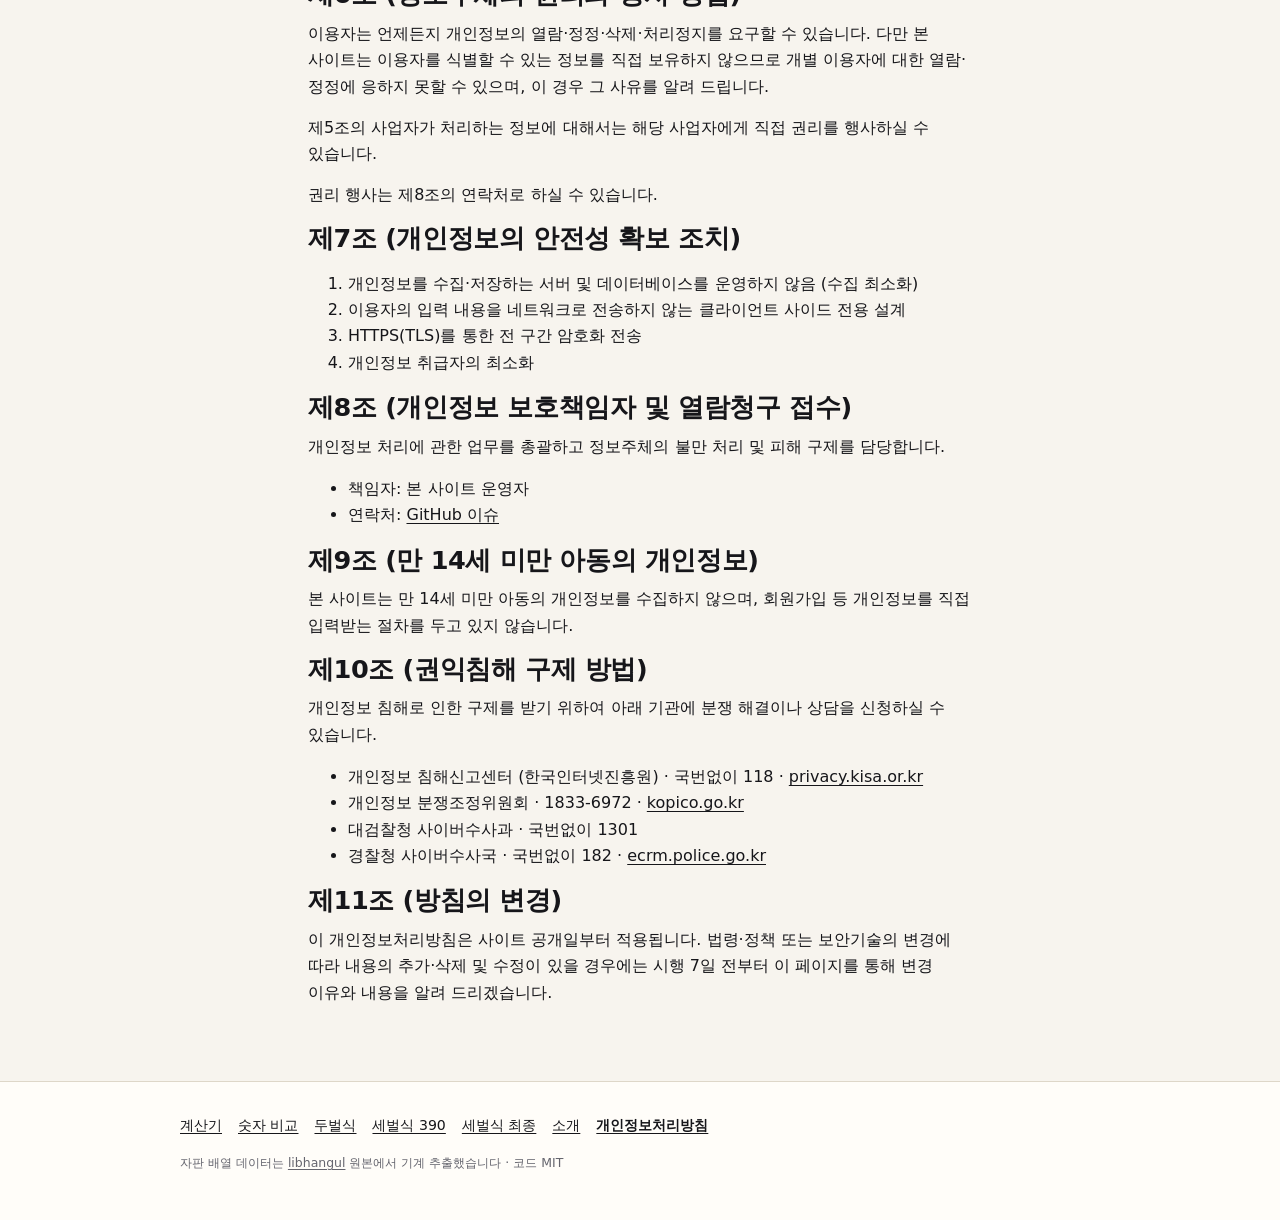
<file: privacy.html>
<!doctype html>
<html lang="ko">
<head>
<meta charset="utf-8">
<meta name="viewport" content="width=device-width, initial-scale=1">
<title>개인정보처리방침 — 손가락 마일리지</title>
<meta name="description" content="손가락 마일리지는 서버가 없는 정적 사이트로, 이용자가 넣은 글과 파일을 외부로 전송하지 않습니다.">
<meta name="theme-color" content="#f7f4ee" media="(prefers-color-scheme: light)">
<meta name="theme-color" content="#121216" media="(prefers-color-scheme: dark)">
<meta property="og:type" content="article">
<meta property="og:title" content="개인정보처리방침 — 손가락 마일리지">
<meta property="og:description" content="손가락 마일리지는 서버가 없는 정적 사이트로, 이용자가 넣은 글과 파일을 외부로 전송하지 않습니다.">
<meta property="og:image" content="og.png">
<meta property="og:url" content="privacy.html">
<meta property="og:locale" content="ko_KR">
<meta name="twitter:card" content="summary_large_image">
<link rel="canonical" href="privacy.html">
<link rel="icon" href="data:image/svg+xml,%3Csvg xmlns='http://www.w3.org/2000/svg' viewBox='0 0 32 32'%3E%3Crect width='32' height='32' rx='7' fill='%2316161a'/%3E%3Crect x='6' y='11' width='7' height='7' rx='1.6' fill='%23f7f4ee'/%3E%3Crect x='15.5' y='11' width='7' height='7' rx='1.6' fill='%23b03a12'/%3E%3Crect x='6' y='20' width='16.5' height='4.5' rx='1.4' fill='%23f7f4ee' opacity='.55'/%3E%3C/svg%3E">
<link rel="stylesheet" href="assets/style.css">
</head>
<body>
<a class="skip" href="#main">본문으로 건너뛰기</a>
<header class="masthead"><div class="wrap">
  <a class="brand" href="./">
    <svg width="26" height="26" viewBox="0 0 32 32" aria-hidden="true">
      <rect width="32" height="32" rx="7" fill="currentColor"></rect>
      <rect x="6" y="11" width="7" height="7" rx="1.6" fill="var(--paper)"></rect>
      <rect x="15.5" y="11" width="7" height="7" rx="1.6" fill="var(--accent)"></rect>
      <rect x="6" y="20" width="16.5" height="4.5" rx="1.4" fill="var(--paper)" opacity=".55"></rect>
    </svg><span>손가락 마일리지</span></a>
  <nav aria-label="사이트"><a class="btn btn-primary" href="./">내 글로 계산해 보기</a></nav>
</div></header>
<main id="main">
  <div class="wrap" id="adSlotTop"></div>

<section><div class="wrap" style="max-width:44rem">
  <h1>개인정보처리방침</h1>
  <p class="lede">「손가락 마일리지」(이하 “본 사이트”)는 「개인정보 보호법」 제30조에 따라
    다음과 같이 개인정보처리방침을 수립·공개합니다.</p>
  <p class="privacy-note">이 사이트는 현재 <strong>광고와 분석 도구를 사용하지 않습니다.</strong>
    그래서 수집되는 정보가 웹사이트 호스팅 과정의 접속 기록뿐이고, 이 방침도 그만큼만 짧습니다.</p>

  <h2>제0조 (가장 중요한 원칙 — 이용자가 넣은 내용)</h2>
    <p>본 사이트의 분석 기능은 전적으로 이용자의 웹브라우저 안에서만 동작합니다.
      이용자가 입력하거나 불러온 텍스트·대화 기록·파일의 내용은 <strong>어떠한 경우에도
      서버 또는 제3자에게 전송되지 않으며, 저장되지 않습니다.</strong>
      본 사이트는 이용자의 입력 내용을 수집·보관할 수 있는 서버 및 데이터베이스를
      보유하고 있지 않습니다. 브라우저 창을 닫으면 입력 내용은 소멸합니다.</p>
    <p class="small">브라우저 개발자 도구의 네트워크 탭을 열어 둔 채 파일을 넣어 보시면
      직접 확인하실 수 있습니다. 소스 코드도 전부 공개되어 있습니다.</p>

  <h2>제1조 (개인정보의 처리 목적)</h2><ol>
    <li>웹사이트의 안정적 제공</li>
    
  </ol>

  <h2>제2조 (처리하는 개인정보의 항목)</h2>
    <p>본 사이트는 회원가입 절차가 없으며, 이름·이메일·연락처 등 개인정보를 직접 수집하지 않습니다.
      다만 서비스 이용 과정에서 아래 정보가 자동으로 생성·수집될 수 있습니다.</p>
    <ul>
      <li><strong>웹사이트 호스팅 과정</strong>: 접속 IP 주소, 접속 일시, 브라우저·운영체제 종류
        (수집 주체: GitHub, Inc. — 제4조 참조)</li>
      
    </ul>
    <p>이용자가 분석을 위해 입력하거나 불러온 <strong>텍스트·대화 기록·파일의 내용은
      수집 항목에 포함되지 않습니다</strong>(제0조).</p>

  <h2>제3조 (개인정보의 처리 및 보유 기간, 파기)</h2>
    <p>본 사이트는 개인정보를 저장하는 서버를 운영하지 않으므로 자동 수집 정보를 직접 보유하거나
      파기할 대상이 없습니다. 제4조의 사업자가 보유하는 정보의 기간은 각 사업자의
      개인정보처리방침에 따릅니다.</p>
    <p>이용자의 브라우저에 저장되는 값은 이용자가 직접 삭제하기 전까지 이용자의 기기에만
      보관되며, 본 사이트는 이에 접근하거나 외부로 전송하지 않습니다.</p>

  <h2>제4조 (브라우저에 저장되는 값과 그 거부 방법)</h2>
    <p>본 사이트가 이용자의 기기에 남기는 값은 다음뿐입니다. 어느 것도 기기를 떠나지 않습니다.</p>
    <ul>
      <li><code>km.theme</code> — 밝은 화면 / 어두운 화면 선택</li>
      <li><code>km.unlock</code> — 고해상도 내려받기 잠금 해제 여부 (해당 기능을 이용한 경우에만)</li>
    </ul>
    <p>대화 파일의 내용이나 참여자 이름은 저장하지 않으며, 주소창 링크에도 담기지 않습니다.</p>
    <p>브라우저 설정에서 사이트 데이터를 삭제하거나 저장을 거부할 수 있습니다. 거부하면
      화면 설정이 기억되지 않을 뿐, 계산 기능은 그대로 동작합니다.</p>
    

  <h2>제5조 (웹사이트 호스팅)</h2>
    <p>이 사이트는 GitHub Pages로 제공됩니다. 웹사이트를 전송하는 과정에서 GitHub, Inc.(미국)이
      접속 로그(IP 주소, 접속 일시, 브라우저 정보)를 수집할 수 있으며, 이는 본 사이트가 접근하거나
      통제할 수 없는 영역입니다.
      <a href="https://docs.github.com/ko/site-policy/privacy-policies/github-general-privacy-statement" rel="noopener">GitHub 개인정보처리방침</a></p>
    <p>본 사이트는 광고·분석 도구를 사용하지 않으므로 그 밖의 제3자 제공은 없습니다.</p>

  <h2>제6조 (정보주체의 권리와 행사 방법)</h2>
    <p>이용자는 언제든지 개인정보의 열람·정정·삭제·처리정지를 요구할 수 있습니다.
      다만 본 사이트는 이용자를 식별할 수 있는 정보를 직접 보유하지 않으므로 개별 이용자에 대한
      열람·정정에 응하지 못할 수 있으며, 이 경우 그 사유를 알려 드립니다.</p>
    <p>제5조의 사업자가 처리하는 정보에 대해서는 해당 사업자에게 직접 권리를 행사하실 수 있습니다.</p>
    <p>권리 행사는 제8조의 연락처로 하실 수 있습니다.</p>

  <h2>제7조 (개인정보의 안전성 확보 조치)</h2><ol>
    <li>개인정보를 수집·저장하는 서버 및 데이터베이스를 운영하지 않음 (수집 최소화)</li>
    <li>이용자의 입력 내용을 네트워크로 전송하지 않는 클라이언트 사이드 전용 설계</li>
    <li>HTTPS(TLS)를 통한 전 구간 암호화 전송</li>
    <li>개인정보 취급자의 최소화</li>
  </ol>

  <h2>제8조 (개인정보 보호책임자 및 열람청구 접수)</h2>
    <p>개인정보 처리에 관한 업무를 총괄하고 정보주체의 불만 처리 및 피해 구제를 담당합니다.</p>
    <ul>
      <li>책임자: 본 사이트 운영자</li>
      <li>연락처: <a href="https://github.com/adk24211/aiiiiia/issues" rel="noopener">GitHub 이슈</a></li>
    </ul>

  <h2>제9조 (만 14세 미만 아동의 개인정보)</h2>
    <p>본 사이트는 만 14세 미만 아동의 개인정보를 수집하지 않으며, 회원가입 등 개인정보를
      직접 입력받는 절차를 두고 있지 않습니다.</p>

  <h2>제10조 (권익침해 구제 방법)</h2>
    <p>개인정보 침해로 인한 구제를 받기 위하여 아래 기관에 분쟁 해결이나 상담을 신청하실 수 있습니다.</p>
    <ul>
      <li>개인정보 침해신고센터 (한국인터넷진흥원) · 국번없이 118 ·
        <a href="https://privacy.kisa.or.kr" rel="noopener">privacy.kisa.or.kr</a></li>
      <li>개인정보 분쟁조정위원회 · 1833-6972 ·
        <a href="https://www.kopico.go.kr" rel="noopener">kopico.go.kr</a></li>
      <li>대검찰청 사이버수사과 · 국번없이 1301</li>
      <li>경찰청 사이버수사국 · 국번없이 182 ·
        <a href="https://ecrm.police.go.kr" rel="noopener">ecrm.police.go.kr</a></li>
    </ul>

  <h2>제11조 (방침의 변경)</h2>
    <p>이 개인정보처리방침은 사이트 공개일부터 적용됩니다. 법령·정책 또는 보안기술의 변경에 따라
      내용의 추가·삭제 및 수정이 있을 경우에는 시행 7일 전부터 이 페이지를 통해 변경 이유와
      내용을 알려 드리겠습니다.</p>
</div></section>
  <div class="wrap" id="adSlotBottom"></div>
</main>
<footer><div class="wrap">
  <ul style="list-style:none;padding:0;margin:0 0 1rem;display:flex;gap:1rem;flex-wrap:wrap;font-size:.88rem">
    <li><a href="./">계산기</a></li>
    <li><a href="compare.html">숫자 비교</a></li>
    <li><a href="dubeolsik.html">두벌식</a></li>
    <li><a href="sebeolsik-390.html">세벌식 390</a></li>
    <li><a href="sebeolsik-final.html">세벌식 최종</a></li>
    <li><a href="about.html">소개</a></li>
    <li><a href="privacy.html"><strong>개인정보처리방침</strong></a></li>
  </ul>
  <p class="tiny">자판 배열 데이터는 <a href="https://github.com/libhangul/libhangul" rel="noopener">libhangul</a>
    원본에서 기계 추출했습니다 · 코드 MIT</p>
</div></footer>
<script src="assets/config.js"></script>
<script src="assets/site.js"></script>
</body>
</html>
</file>
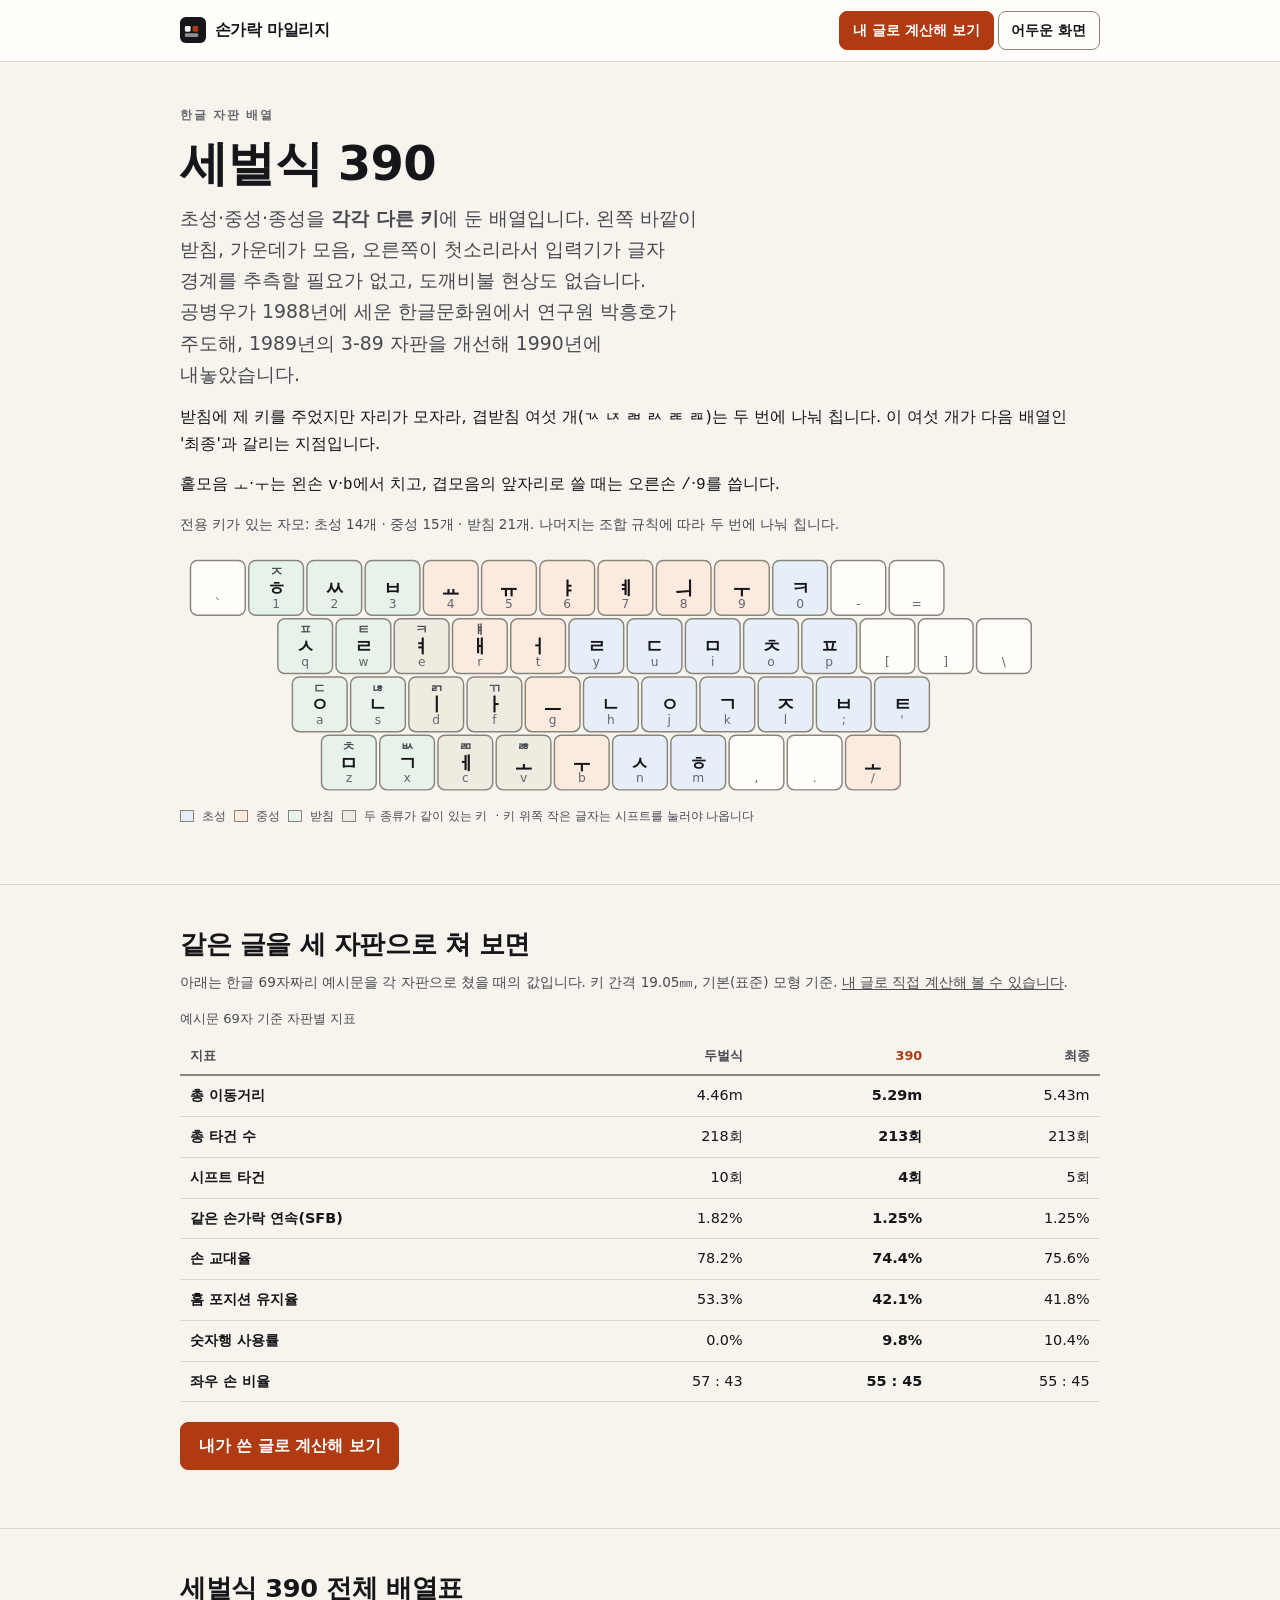
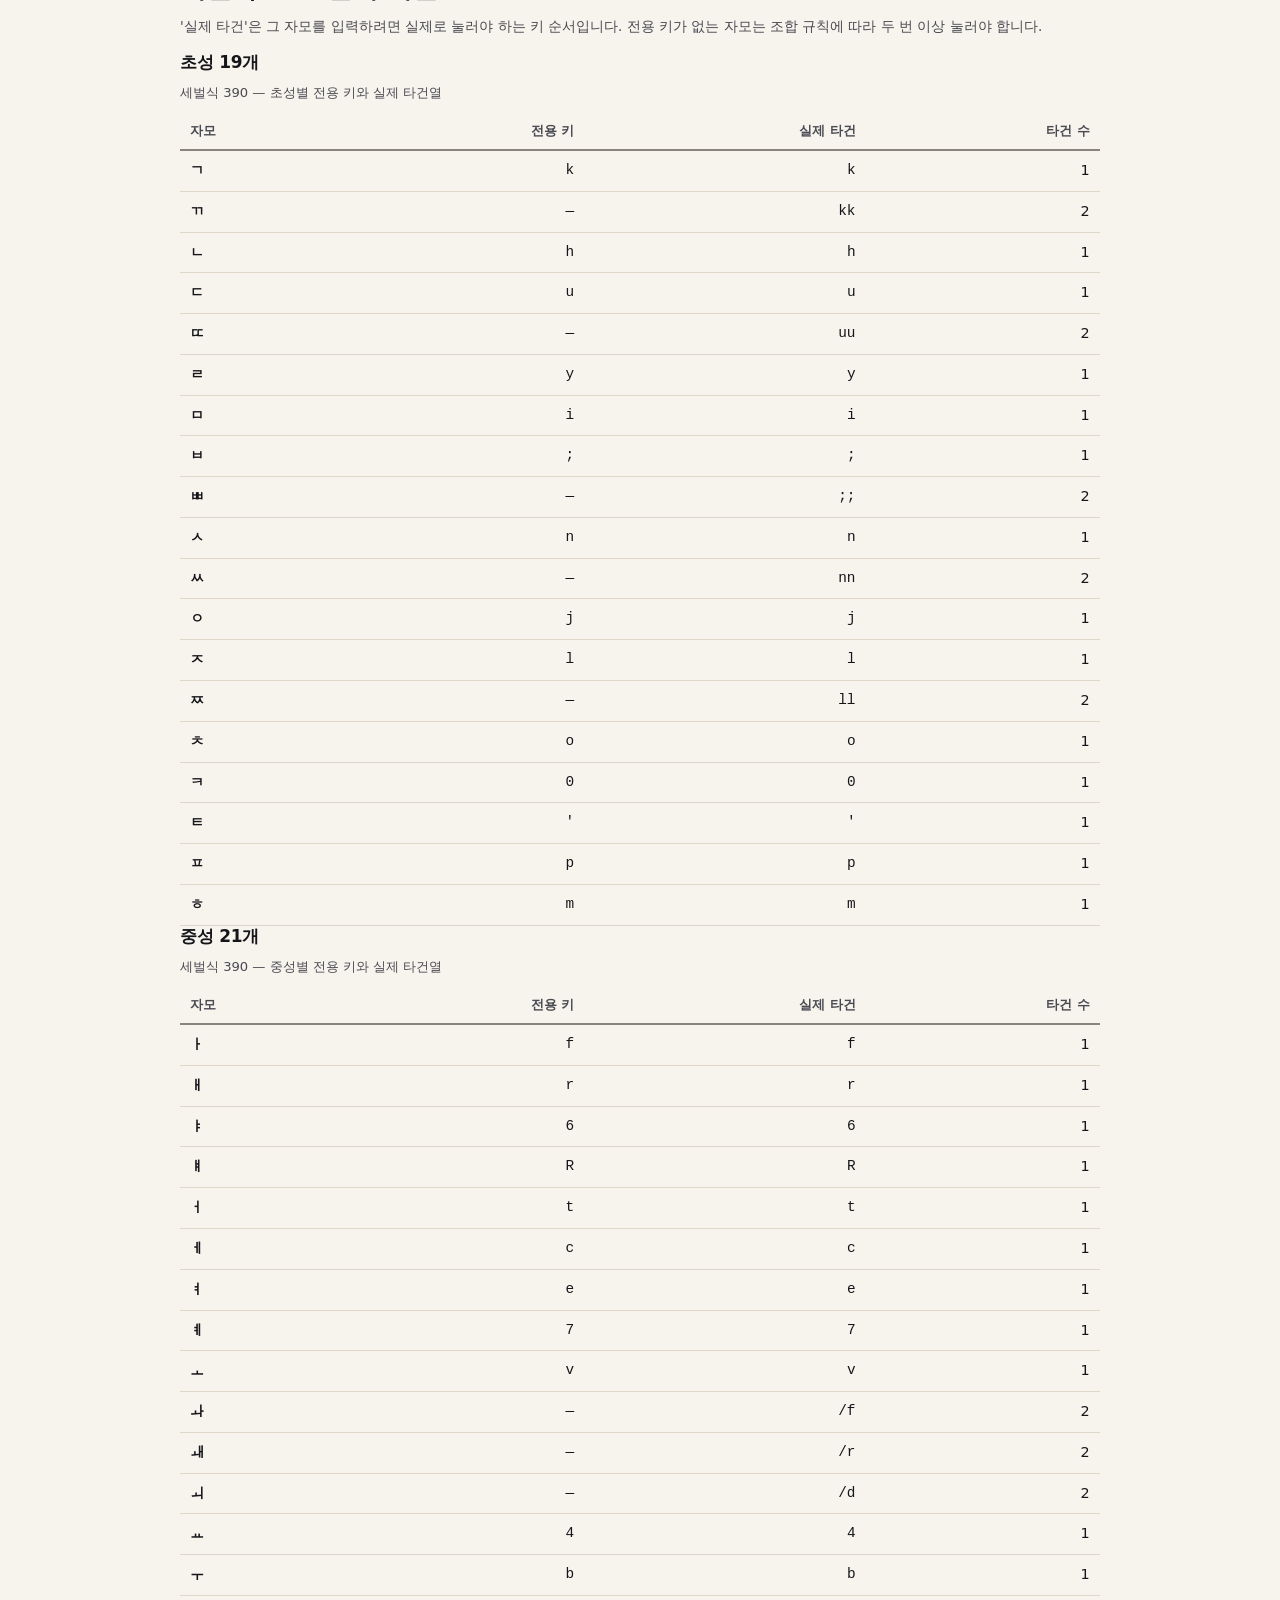
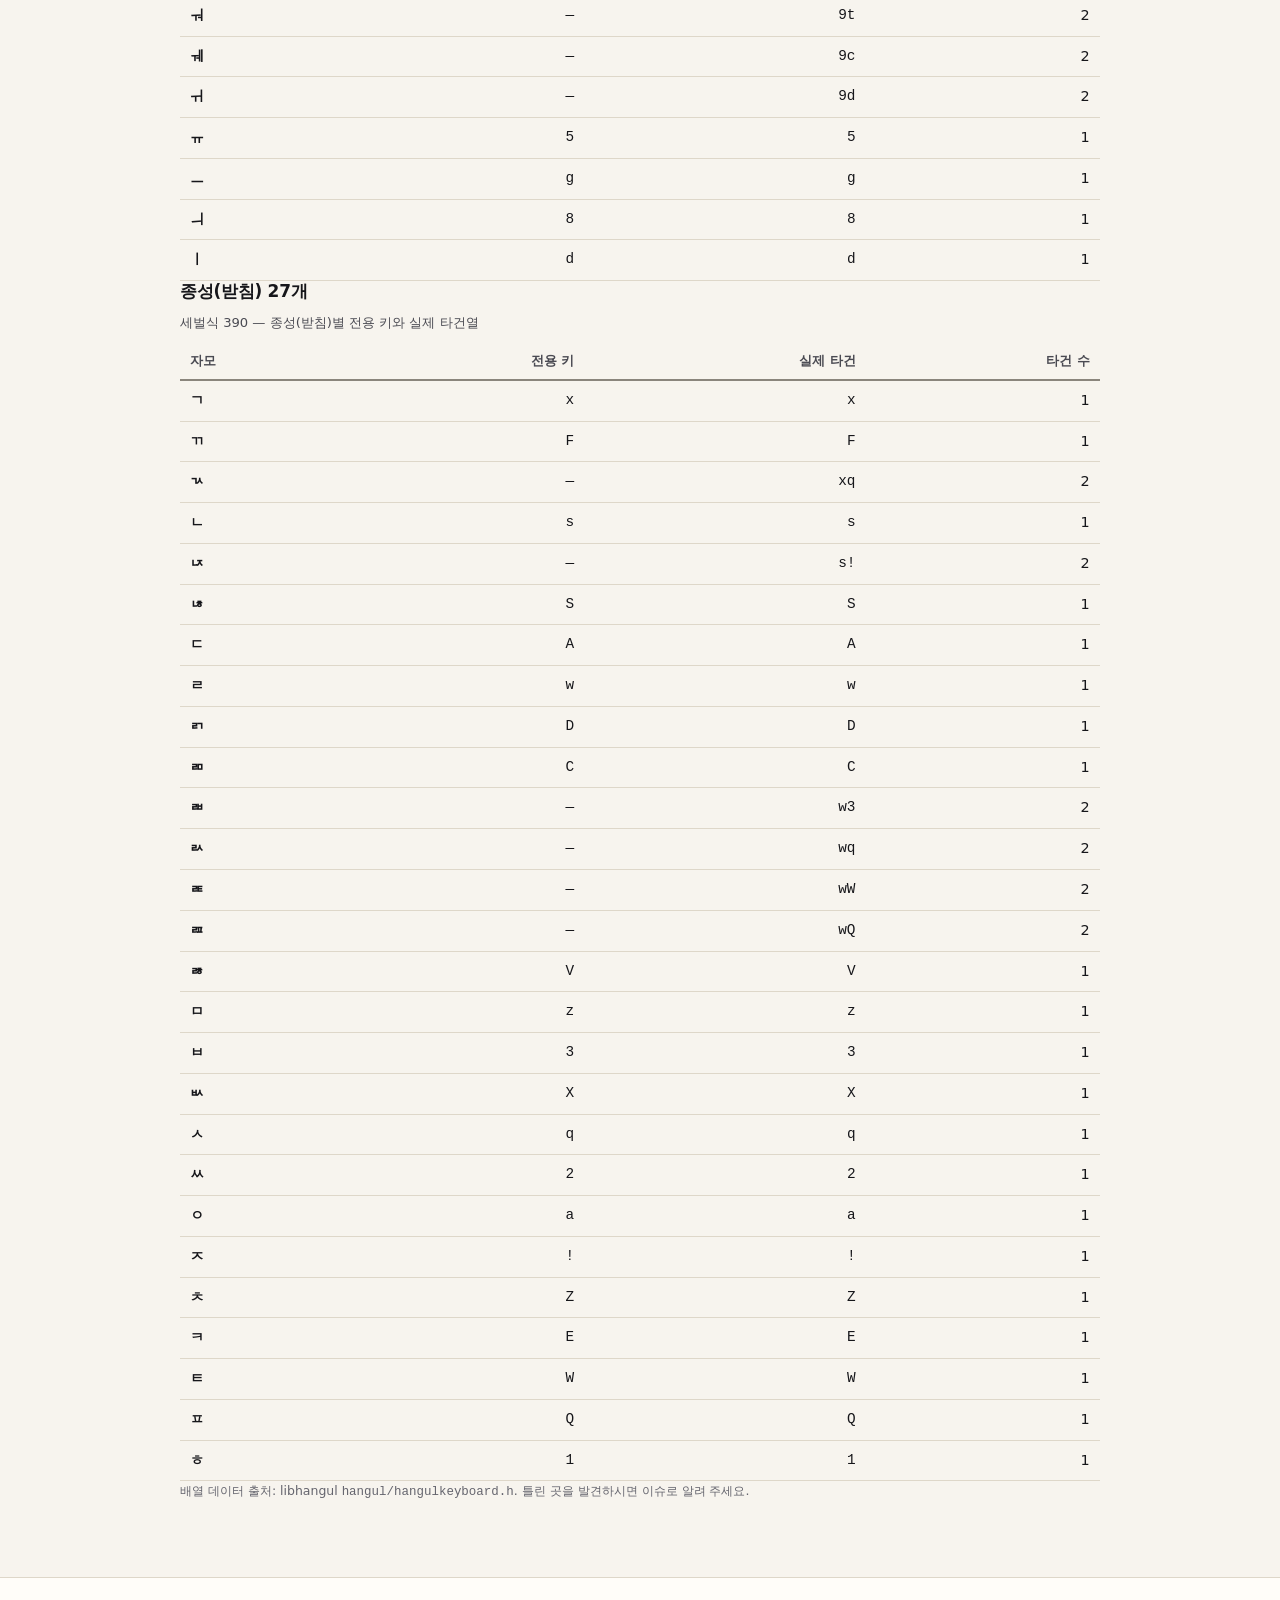
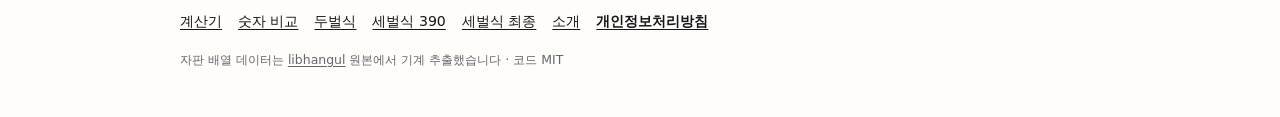
<file: sebeolsik-390.html>
<!doctype html>
<html lang="ko">
<head>
<meta charset="utf-8">
<meta name="viewport" content="width=device-width, initial-scale=1">
<title>세벌식 390 자판 배열 (3-90) — 전체 배열표와 이동거리 지표</title>
<meta name="description" content="공병우 세벌식 390 자판의 초성·중성·종성 전체 배열표와, 두벌식·세벌식 최종과 비교한 손가락 이동거리·시프트·같은 손가락 연속 지표.">
<meta name="theme-color" content="#f7f4ee" media="(prefers-color-scheme: light)">
<meta name="theme-color" content="#121216" media="(prefers-color-scheme: dark)">
<meta property="og:type" content="article">
<meta property="og:title" content="세벌식 390 자판 배열 (3-90) — 전체 배열표와 이동거리 지표">
<meta property="og:description" content="공병우 세벌식 390 자판의 초성·중성·종성 전체 배열표와, 두벌식·세벌식 최종과 비교한 손가락 이동거리·시프트·같은 손가락 연속 지표.">
<meta property="og:image" content="og.png">
<meta property="og:url" content="sebeolsik-390.html">
<meta property="og:locale" content="ko_KR">
<meta name="twitter:card" content="summary_large_image">
<link rel="canonical" href="sebeolsik-390.html">
<link rel="icon" href="data:image/svg+xml,%3Csvg xmlns='http://www.w3.org/2000/svg' viewBox='0 0 32 32'%3E%3Crect width='32' height='32' rx='7' fill='%2316161a'/%3E%3Crect x='6' y='11' width='7' height='7' rx='1.6' fill='%23f7f4ee'/%3E%3Crect x='15.5' y='11' width='7' height='7' rx='1.6' fill='%23b03a12'/%3E%3Crect x='6' y='20' width='16.5' height='4.5' rx='1.4' fill='%23f7f4ee' opacity='.55'/%3E%3C/svg%3E">
<link rel="stylesheet" href="assets/style.css">
</head>
<body>
<a class="skip" href="#main">본문으로 건너뛰기</a>
<header class="masthead"><div class="wrap">
  <a class="brand" href="./">
    <svg width="26" height="26" viewBox="0 0 32 32" aria-hidden="true">
      <rect width="32" height="32" rx="7" fill="currentColor"></rect>
      <rect x="6" y="11" width="7" height="7" rx="1.6" fill="var(--paper)"></rect>
      <rect x="15.5" y="11" width="7" height="7" rx="1.6" fill="var(--accent)"></rect>
      <rect x="6" y="20" width="16.5" height="4.5" rx="1.4" fill="var(--paper)" opacity=".55"></rect>
    </svg><span>손가락 마일리지</span></a>
  <nav aria-label="사이트"><a class="btn btn-primary" href="./">내 글로 계산해 보기</a></nav>
</div></header>
<main id="main">
  <div class="wrap" id="adSlotTop"></div>

<section><div class="wrap">
  <p class="eyebrow">한글 자판 배열</p>
  <h1>세벌식 390</h1>
  <p class="lede">초성·중성·종성을 <strong>각각 다른 키</strong>에 둔 배열입니다. 왼쪽 바깥이 받침, 가운데가 모음, 오른쪽이 첫소리라서 입력기가 글자 경계를 추측할 필요가 없고, 도깨비불 현상도 없습니다. 공병우가 1988년에 세운 한글문화원에서 연구원 박흥호가 주도해, 1989년의 3-89 자판을 개선해 1990년에 내놓았습니다.</p>
  <p>받침에 제 키를 주었지만 자리가 모자라, 겹받침 여섯 개(ㄳ ㄵ ㄼ ㄽ ㄾ ㄿ)는 두 번에 나눠 칩니다. 이 여섯 개가 다음 배열인 '최종'과 갈리는 지점입니다.</p><p>홑모음 ㅗ·ㅜ는 왼손 <span class="mono">v</span>·<span class="mono">b</span>에서 치고, 겹모음의 앞자리로 쓸 때는 오른손 <span class="mono">/</span>·<span class="mono">9</span>를 씁니다.</p>
  <p class="small">전용 키가 있는 자모: 초성 14개 · 중성 15개 · 받침 21개. 나머지는 조합 규칙에 따라 두 번에 나눠 칩니다.</p>
  <div class="kbd"><svg viewBox="0 0 316 86" role="img" aria-labelledby="lt ld"><title id="lt">세벌식 390 배열도</title><desc id="ld">세벌식 390 배열도. 자모가 배치된 키 39개를 그린 그림이며, 같은 내용이 아래 &#39;전체 배열표&#39;에 글자와 표로 모두 적혀 있습니다.</desc><rect class="kcap" x="3.60" y="3.60" width="18.80" height="18.80" rx="2.4" fill="var(--surface)"></rect><text x="13.00" y="19.80" text-anchor="middle" font-size="4.2" fill="var(--ink-3)">`</text><rect class="kcap" x="23.60" y="3.60" width="18.80" height="18.80" rx="2.4" fill="var(--tint-jong)"></rect><text x="33.00" y="19.80" text-anchor="middle" font-size="4.2" fill="var(--ink-3)">1</text><text x="33.00" y="9.00" text-anchor="middle" font-size="4.4" font-weight="600" fill="var(--ink-2)">ㅈ</text><text x="33.00" y="15.40" text-anchor="middle" font-size="6.6" font-weight="700" fill="var(--ink)">ㅎ</text><rect class="kcap" x="43.60" y="3.60" width="18.80" height="18.80" rx="2.4" fill="var(--tint-jong)"></rect><text x="53.00" y="19.80" text-anchor="middle" font-size="4.2" fill="var(--ink-3)">2</text><text x="53.00" y="15.40" text-anchor="middle" font-size="6.6" font-weight="700" fill="var(--ink)">ㅆ</text><rect class="kcap" x="63.60" y="3.60" width="18.80" height="18.80" rx="2.4" fill="var(--tint-jong)"></rect><text x="73.00" y="19.80" text-anchor="middle" font-size="4.2" fill="var(--ink-3)">3</text><text x="73.00" y="15.40" text-anchor="middle" font-size="6.6" font-weight="700" fill="var(--ink)">ㅂ</text><rect class="kcap" x="83.60" y="3.60" width="18.80" height="18.80" rx="2.4" fill="var(--tint-jung)"></rect><text x="93.00" y="19.80" text-anchor="middle" font-size="4.2" fill="var(--ink-3)">4</text><text x="93.00" y="15.40" text-anchor="middle" font-size="6.6" font-weight="700" fill="var(--ink)">ㅛ</text><rect class="kcap" x="103.60" y="3.60" width="18.80" height="18.80" rx="2.4" fill="var(--tint-jung)"></rect><text x="113.00" y="19.80" text-anchor="middle" font-size="4.2" fill="var(--ink-3)">5</text><text x="113.00" y="15.40" text-anchor="middle" font-size="6.6" font-weight="700" fill="var(--ink)">ㅠ</text><rect class="kcap" x="123.60" y="3.60" width="18.80" height="18.80" rx="2.4" fill="var(--tint-jung)"></rect><text x="133.00" y="19.80" text-anchor="middle" font-size="4.2" fill="var(--ink-3)">6</text><text x="133.00" y="15.40" text-anchor="middle" font-size="6.6" font-weight="700" fill="var(--ink)">ㅑ</text><rect class="kcap" x="143.60" y="3.60" width="18.80" height="18.80" rx="2.4" fill="var(--tint-jung)"></rect><text x="153.00" y="19.80" text-anchor="middle" font-size="4.2" fill="var(--ink-3)">7</text><text x="153.00" y="15.40" text-anchor="middle" font-size="6.6" font-weight="700" fill="var(--ink)">ㅖ</text><rect class="kcap" x="163.60" y="3.60" width="18.80" height="18.80" rx="2.4" fill="var(--tint-jung)"></rect><text x="173.00" y="19.80" text-anchor="middle" font-size="4.2" fill="var(--ink-3)">8</text><text x="173.00" y="15.40" text-anchor="middle" font-size="6.6" font-weight="700" fill="var(--ink)">ㅢ</text><rect class="kcap" x="183.60" y="3.60" width="18.80" height="18.80" rx="2.4" fill="var(--tint-jung)"></rect><text x="193.00" y="19.80" text-anchor="middle" font-size="4.2" fill="var(--ink-3)">9</text><text x="193.00" y="15.40" text-anchor="middle" font-size="6.6" font-weight="700" fill="var(--ink)">ㅜ</text><rect class="kcap" x="203.60" y="3.60" width="18.80" height="18.80" rx="2.4" fill="var(--tint-cho)"></rect><text x="213.00" y="19.80" text-anchor="middle" font-size="4.2" fill="var(--ink-3)">0</text><text x="213.00" y="15.40" text-anchor="middle" font-size="6.6" font-weight="700" fill="var(--ink)">ㅋ</text><rect class="kcap" x="223.60" y="3.60" width="18.80" height="18.80" rx="2.4" fill="var(--surface)"></rect><text x="233.00" y="19.80" text-anchor="middle" font-size="4.2" fill="var(--ink-3)">-</text><rect class="kcap" x="243.60" y="3.60" width="18.80" height="18.80" rx="2.4" fill="var(--surface)"></rect><text x="253.00" y="19.80" text-anchor="middle" font-size="4.2" fill="var(--ink-3)">=</text><rect class="kcap" x="33.60" y="23.60" width="18.80" height="18.80" rx="2.4" fill="var(--tint-jong)"></rect><text x="43.00" y="39.80" text-anchor="middle" font-size="4.2" fill="var(--ink-3)">q</text><text x="43.00" y="29.00" text-anchor="middle" font-size="4.4" font-weight="600" fill="var(--ink-2)">ㅍ</text><text x="43.00" y="35.40" text-anchor="middle" font-size="6.6" font-weight="700" fill="var(--ink)">ㅅ</text><rect class="kcap" x="53.60" y="23.60" width="18.80" height="18.80" rx="2.4" fill="var(--tint-jong)"></rect><text x="63.00" y="39.80" text-anchor="middle" font-size="4.2" fill="var(--ink-3)">w</text><text x="63.00" y="29.00" text-anchor="middle" font-size="4.4" font-weight="600" fill="var(--ink-2)">ㅌ</text><text x="63.00" y="35.40" text-anchor="middle" font-size="6.6" font-weight="700" fill="var(--ink)">ㄹ</text><rect class="kcap" x="73.60" y="23.60" width="18.80" height="18.80" rx="2.4" fill="var(--surface-2)"></rect><text x="83.00" y="39.80" text-anchor="middle" font-size="4.2" fill="var(--ink-3)">e</text><text x="83.00" y="29.00" text-anchor="middle" font-size="4.4" font-weight="600" fill="var(--ink-2)">ㅋ</text><text x="83.00" y="35.40" text-anchor="middle" font-size="6.6" font-weight="700" fill="var(--ink)">ㅕ</text><rect class="kcap" x="93.60" y="23.60" width="18.80" height="18.80" rx="2.4" fill="var(--tint-jung)"></rect><text x="103.00" y="39.80" text-anchor="middle" font-size="4.2" fill="var(--ink-3)">r</text><text x="103.00" y="29.00" text-anchor="middle" font-size="4.4" font-weight="600" fill="var(--ink-2)">ㅒ</text><text x="103.00" y="35.40" text-anchor="middle" font-size="6.6" font-weight="700" fill="var(--ink)">ㅐ</text><rect class="kcap" x="113.60" y="23.60" width="18.80" height="18.80" rx="2.4" fill="var(--tint-jung)"></rect><text x="123.00" y="39.80" text-anchor="middle" font-size="4.2" fill="var(--ink-3)">t</text><text x="123.00" y="35.40" text-anchor="middle" font-size="6.6" font-weight="700" fill="var(--ink)">ㅓ</text><rect class="kcap" x="133.60" y="23.60" width="18.80" height="18.80" rx="2.4" fill="var(--tint-cho)"></rect><text x="143.00" y="39.80" text-anchor="middle" font-size="4.2" fill="var(--ink-3)">y</text><text x="143.00" y="35.40" text-anchor="middle" font-size="6.6" font-weight="700" fill="var(--ink)">ㄹ</text><rect class="kcap" x="153.60" y="23.60" width="18.80" height="18.80" rx="2.4" fill="var(--tint-cho)"></rect><text x="163.00" y="39.80" text-anchor="middle" font-size="4.2" fill="var(--ink-3)">u</text><text x="163.00" y="35.40" text-anchor="middle" font-size="6.6" font-weight="700" fill="var(--ink)">ㄷ</text><rect class="kcap" x="173.60" y="23.60" width="18.80" height="18.80" rx="2.4" fill="var(--tint-cho)"></rect><text x="183.00" y="39.80" text-anchor="middle" font-size="4.2" fill="var(--ink-3)">i</text><text x="183.00" y="35.40" text-anchor="middle" font-size="6.6" font-weight="700" fill="var(--ink)">ㅁ</text><rect class="kcap" x="193.60" y="23.60" width="18.80" height="18.80" rx="2.4" fill="var(--tint-cho)"></rect><text x="203.00" y="39.80" text-anchor="middle" font-size="4.2" fill="var(--ink-3)">o</text><text x="203.00" y="35.40" text-anchor="middle" font-size="6.6" font-weight="700" fill="var(--ink)">ㅊ</text><rect class="kcap" x="213.60" y="23.60" width="18.80" height="18.80" rx="2.4" fill="var(--tint-cho)"></rect><text x="223.00" y="39.80" text-anchor="middle" font-size="4.2" fill="var(--ink-3)">p</text><text x="223.00" y="35.40" text-anchor="middle" font-size="6.6" font-weight="700" fill="var(--ink)">ㅍ</text><rect class="kcap" x="233.60" y="23.60" width="18.80" height="18.80" rx="2.4" fill="var(--surface)"></rect><text x="243.00" y="39.80" text-anchor="middle" font-size="4.2" fill="var(--ink-3)">[</text><rect class="kcap" x="253.60" y="23.60" width="18.80" height="18.80" rx="2.4" fill="var(--surface)"></rect><text x="263.00" y="39.80" text-anchor="middle" font-size="4.2" fill="var(--ink-3)">]</text><rect class="kcap" x="273.60" y="23.60" width="18.80" height="18.80" rx="2.4" fill="var(--surface)"></rect><text x="283.00" y="39.80" text-anchor="middle" font-size="4.2" fill="var(--ink-3)">\</text><rect class="kcap" x="38.60" y="43.60" width="18.80" height="18.80" rx="2.4" fill="var(--tint-jong)"></rect><text x="48.00" y="59.80" text-anchor="middle" font-size="4.2" fill="var(--ink-3)">a</text><text x="48.00" y="49.00" text-anchor="middle" font-size="4.4" font-weight="600" fill="var(--ink-2)">ㄷ</text><text x="48.00" y="55.40" text-anchor="middle" font-size="6.6" font-weight="700" fill="var(--ink)">ㅇ</text><rect class="kcap" x="58.60" y="43.60" width="18.80" height="18.80" rx="2.4" fill="var(--tint-jong)"></rect><text x="68.00" y="59.80" text-anchor="middle" font-size="4.2" fill="var(--ink-3)">s</text><text x="68.00" y="49.00" text-anchor="middle" font-size="4.4" font-weight="600" fill="var(--ink-2)">ㄶ</text><text x="68.00" y="55.40" text-anchor="middle" font-size="6.6" font-weight="700" fill="var(--ink)">ㄴ</text><rect class="kcap" x="78.60" y="43.60" width="18.80" height="18.80" rx="2.4" fill="var(--surface-2)"></rect><text x="88.00" y="59.80" text-anchor="middle" font-size="4.2" fill="var(--ink-3)">d</text><text x="88.00" y="49.00" text-anchor="middle" font-size="4.4" font-weight="600" fill="var(--ink-2)">ㄺ</text><text x="88.00" y="55.40" text-anchor="middle" font-size="6.6" font-weight="700" fill="var(--ink)">ㅣ</text><rect class="kcap" x="98.60" y="43.60" width="18.80" height="18.80" rx="2.4" fill="var(--surface-2)"></rect><text x="108.00" y="59.80" text-anchor="middle" font-size="4.2" fill="var(--ink-3)">f</text><text x="108.00" y="49.00" text-anchor="middle" font-size="4.4" font-weight="600" fill="var(--ink-2)">ㄲ</text><text x="108.00" y="55.40" text-anchor="middle" font-size="6.6" font-weight="700" fill="var(--ink)">ㅏ</text><rect class="kcap" x="118.60" y="43.60" width="18.80" height="18.80" rx="2.4" fill="var(--tint-jung)"></rect><text x="128.00" y="59.80" text-anchor="middle" font-size="4.2" fill="var(--ink-3)">g</text><text x="128.00" y="55.40" text-anchor="middle" font-size="6.6" font-weight="700" fill="var(--ink)">ㅡ</text><rect class="kcap" x="138.60" y="43.60" width="18.80" height="18.80" rx="2.4" fill="var(--tint-cho)"></rect><text x="148.00" y="59.80" text-anchor="middle" font-size="4.2" fill="var(--ink-3)">h</text><text x="148.00" y="55.40" text-anchor="middle" font-size="6.6" font-weight="700" fill="var(--ink)">ㄴ</text><rect class="kcap" x="158.60" y="43.60" width="18.80" height="18.80" rx="2.4" fill="var(--tint-cho)"></rect><text x="168.00" y="59.80" text-anchor="middle" font-size="4.2" fill="var(--ink-3)">j</text><text x="168.00" y="55.40" text-anchor="middle" font-size="6.6" font-weight="700" fill="var(--ink)">ㅇ</text><rect class="kcap" x="178.60" y="43.60" width="18.80" height="18.80" rx="2.4" fill="var(--tint-cho)"></rect><text x="188.00" y="59.80" text-anchor="middle" font-size="4.2" fill="var(--ink-3)">k</text><text x="188.00" y="55.40" text-anchor="middle" font-size="6.6" font-weight="700" fill="var(--ink)">ㄱ</text><rect class="kcap" x="198.60" y="43.60" width="18.80" height="18.80" rx="2.4" fill="var(--tint-cho)"></rect><text x="208.00" y="59.80" text-anchor="middle" font-size="4.2" fill="var(--ink-3)">l</text><text x="208.00" y="55.40" text-anchor="middle" font-size="6.6" font-weight="700" fill="var(--ink)">ㅈ</text><rect class="kcap" x="218.60" y="43.60" width="18.80" height="18.80" rx="2.4" fill="var(--tint-cho)"></rect><text x="228.00" y="59.80" text-anchor="middle" font-size="4.2" fill="var(--ink-3)">;</text><text x="228.00" y="55.40" text-anchor="middle" font-size="6.6" font-weight="700" fill="var(--ink)">ㅂ</text><rect class="kcap" x="238.60" y="43.60" width="18.80" height="18.80" rx="2.4" fill="var(--tint-cho)"></rect><text x="248.00" y="59.80" text-anchor="middle" font-size="4.2" fill="var(--ink-3)">&#39;</text><text x="248.00" y="55.40" text-anchor="middle" font-size="6.6" font-weight="700" fill="var(--ink)">ㅌ</text><rect class="kcap" x="48.60" y="63.60" width="18.80" height="18.80" rx="2.4" fill="var(--tint-jong)"></rect><text x="58.00" y="79.80" text-anchor="middle" font-size="4.2" fill="var(--ink-3)">z</text><text x="58.00" y="69.00" text-anchor="middle" font-size="4.4" font-weight="600" fill="var(--ink-2)">ㅊ</text><text x="58.00" y="75.40" text-anchor="middle" font-size="6.6" font-weight="700" fill="var(--ink)">ㅁ</text><rect class="kcap" x="68.60" y="63.60" width="18.80" height="18.80" rx="2.4" fill="var(--tint-jong)"></rect><text x="78.00" y="79.80" text-anchor="middle" font-size="4.2" fill="var(--ink-3)">x</text><text x="78.00" y="69.00" text-anchor="middle" font-size="4.4" font-weight="600" fill="var(--ink-2)">ㅄ</text><text x="78.00" y="75.40" text-anchor="middle" font-size="6.6" font-weight="700" fill="var(--ink)">ㄱ</text><rect class="kcap" x="88.60" y="63.60" width="18.80" height="18.80" rx="2.4" fill="var(--surface-2)"></rect><text x="98.00" y="79.80" text-anchor="middle" font-size="4.2" fill="var(--ink-3)">c</text><text x="98.00" y="69.00" text-anchor="middle" font-size="4.4" font-weight="600" fill="var(--ink-2)">ㄻ</text><text x="98.00" y="75.40" text-anchor="middle" font-size="6.6" font-weight="700" fill="var(--ink)">ㅔ</text><rect class="kcap" x="108.60" y="63.60" width="18.80" height="18.80" rx="2.4" fill="var(--surface-2)"></rect><text x="118.00" y="79.80" text-anchor="middle" font-size="4.2" fill="var(--ink-3)">v</text><text x="118.00" y="69.00" text-anchor="middle" font-size="4.4" font-weight="600" fill="var(--ink-2)">ㅀ</text><text x="118.00" y="75.40" text-anchor="middle" font-size="6.6" font-weight="700" fill="var(--ink)">ㅗ</text><rect class="kcap" x="128.60" y="63.60" width="18.80" height="18.80" rx="2.4" fill="var(--tint-jung)"></rect><text x="138.00" y="79.80" text-anchor="middle" font-size="4.2" fill="var(--ink-3)">b</text><text x="138.00" y="75.40" text-anchor="middle" font-size="6.6" font-weight="700" fill="var(--ink)">ㅜ</text><rect class="kcap" x="148.60" y="63.60" width="18.80" height="18.80" rx="2.4" fill="var(--tint-cho)"></rect><text x="158.00" y="79.80" text-anchor="middle" font-size="4.2" fill="var(--ink-3)">n</text><text x="158.00" y="75.40" text-anchor="middle" font-size="6.6" font-weight="700" fill="var(--ink)">ㅅ</text><rect class="kcap" x="168.60" y="63.60" width="18.80" height="18.80" rx="2.4" fill="var(--tint-cho)"></rect><text x="178.00" y="79.80" text-anchor="middle" font-size="4.2" fill="var(--ink-3)">m</text><text x="178.00" y="75.40" text-anchor="middle" font-size="6.6" font-weight="700" fill="var(--ink)">ㅎ</text><rect class="kcap" x="188.60" y="63.60" width="18.80" height="18.80" rx="2.4" fill="var(--surface)"></rect><text x="198.00" y="79.80" text-anchor="middle" font-size="4.2" fill="var(--ink-3)">,</text><rect class="kcap" x="208.60" y="63.60" width="18.80" height="18.80" rx="2.4" fill="var(--surface)"></rect><text x="218.00" y="79.80" text-anchor="middle" font-size="4.2" fill="var(--ink-3)">.</text><rect class="kcap" x="228.60" y="63.60" width="18.80" height="18.80" rx="2.4" fill="var(--tint-jung)"></rect><text x="238.00" y="79.80" text-anchor="middle" font-size="4.2" fill="var(--ink-3)">/</text><text x="238.00" y="75.40" text-anchor="middle" font-size="6.6" font-weight="700" fill="var(--ink)">ㅗ</text></svg></div>
  <p class="legend"><span class="sw" style="background:var(--tint-cho);width:14px;height:12px;display:inline-block;border:1px solid var(--line-2)"></span> 초성
    <span class="sw" style="background:var(--tint-jung);width:14px;height:12px;display:inline-block;border:1px solid var(--line-2)"></span> 중성
    <span class="sw" style="background:var(--tint-jong);width:14px;height:12px;display:inline-block;border:1px solid var(--line-2)"></span> 받침
    <span class="sw" style="background:var(--surface-2);width:14px;height:12px;display:inline-block;border:1px solid var(--line-2)"></span> 두 종류가 같이 있는 키
    <span>· 키 위쪽 작은 글자는 시프트를 눌러야 나옵니다</span></p>
</div></section>

<section><div class="wrap">
  <h2>같은 글을 세 자판으로 쳐 보면</h2>
  <p class="small">아래는 한글 69자짜리 예시문을 각 자판으로 쳤을 때의 값입니다.
    키 간격 19.05㎜, 기본(표준) 모형 기준. <a href="./">내 글로 직접 계산해 볼 수 있습니다</a>.</p>
  <div class="table-scroll"><table>
    <caption>예시문 69자 기준 자판별 지표</caption>
    <thead><tr><th scope="col">지표</th><th scope="col">두벌식</th><th scope="col" style="color:var(--accent)">390</th><th scope="col">최종</th></tr></thead>
    <tbody><tr><th scope="row">총 이동거리</th><td class="num">4.46m</td><td class="num" style="font-weight:700">5.29m</td><td class="num">5.43m</td></tr><tr><th scope="row">총 타건 수</th><td class="num">218회</td><td class="num" style="font-weight:700">213회</td><td class="num">213회</td></tr><tr><th scope="row">시프트 타건</th><td class="num">10회</td><td class="num" style="font-weight:700">4회</td><td class="num">5회</td></tr><tr><th scope="row">같은 손가락 연속(SFB)</th><td class="num">1.82%</td><td class="num" style="font-weight:700">1.25%</td><td class="num">1.25%</td></tr><tr><th scope="row">손 교대율</th><td class="num">78.2%</td><td class="num" style="font-weight:700">74.4%</td><td class="num">75.6%</td></tr><tr><th scope="row">홈 포지션 유지율</th><td class="num">53.3%</td><td class="num" style="font-weight:700">42.1%</td><td class="num">41.8%</td></tr><tr><th scope="row">숫자행 사용률</th><td class="num">0.0%</td><td class="num" style="font-weight:700">9.8%</td><td class="num">10.4%</td></tr><tr><th scope="row">좌우 손 비율</th><td class="num">57 : 43</td><td class="num" style="font-weight:700">55 : 45</td><td class="num">55 : 45</td></tr>
    </tbody></table></div>
  <p style="margin-top:1.2rem"><a class="btn btn-primary btn-lg" href="./">내가 쓴 글로 계산해 보기</a></p>
</div></section>

<section><div class="wrap">
  <h2>세벌식 390 전체 배열표</h2>
  <p class="small">'실제 타건'은 그 자모를 입력하려면 실제로 눌러야 하는 키 순서입니다.
    전용 키가 없는 자모는 조합 규칙에 따라 두 번 이상 눌러야 합니다.</p>
  <h3>초성 19개</h3><div class="table-scroll"><table>
      <caption>세벌식 390 — 초성별 전용 키와 실제 타건열</caption>
      <thead><tr><th scope="col">자모</th><th scope="col">전용 키</th><th scope="col">실제 타건</th><th scope="col">타건 수</th></tr></thead>
      <tbody><tr><th scope="row">ㄱ</th><td class="mono">k</td><td class="mono">k</td><td>1</td></tr><tr><th scope="row">ㄲ</th><td class="mono">—</td><td class="mono">kk</td><td>2</td></tr><tr><th scope="row">ㄴ</th><td class="mono">h</td><td class="mono">h</td><td>1</td></tr><tr><th scope="row">ㄷ</th><td class="mono">u</td><td class="mono">u</td><td>1</td></tr><tr><th scope="row">ㄸ</th><td class="mono">—</td><td class="mono">uu</td><td>2</td></tr><tr><th scope="row">ㄹ</th><td class="mono">y</td><td class="mono">y</td><td>1</td></tr><tr><th scope="row">ㅁ</th><td class="mono">i</td><td class="mono">i</td><td>1</td></tr><tr><th scope="row">ㅂ</th><td class="mono">;</td><td class="mono">;</td><td>1</td></tr><tr><th scope="row">ㅃ</th><td class="mono">—</td><td class="mono">;;</td><td>2</td></tr><tr><th scope="row">ㅅ</th><td class="mono">n</td><td class="mono">n</td><td>1</td></tr><tr><th scope="row">ㅆ</th><td class="mono">—</td><td class="mono">nn</td><td>2</td></tr><tr><th scope="row">ㅇ</th><td class="mono">j</td><td class="mono">j</td><td>1</td></tr><tr><th scope="row">ㅈ</th><td class="mono">l</td><td class="mono">l</td><td>1</td></tr><tr><th scope="row">ㅉ</th><td class="mono">—</td><td class="mono">ll</td><td>2</td></tr><tr><th scope="row">ㅊ</th><td class="mono">o</td><td class="mono">o</td><td>1</td></tr><tr><th scope="row">ㅋ</th><td class="mono">0</td><td class="mono">0</td><td>1</td></tr><tr><th scope="row">ㅌ</th><td class="mono">&#39;</td><td class="mono">&#39;</td><td>1</td></tr><tr><th scope="row">ㅍ</th><td class="mono">p</td><td class="mono">p</td><td>1</td></tr><tr><th scope="row">ㅎ</th><td class="mono">m</td><td class="mono">m</td><td>1</td></tr></tbody></table></div><h3>중성 21개</h3><div class="table-scroll"><table>
      <caption>세벌식 390 — 중성별 전용 키와 실제 타건열</caption>
      <thead><tr><th scope="col">자모</th><th scope="col">전용 키</th><th scope="col">실제 타건</th><th scope="col">타건 수</th></tr></thead>
      <tbody><tr><th scope="row">ㅏ</th><td class="mono">f</td><td class="mono">f</td><td>1</td></tr><tr><th scope="row">ㅐ</th><td class="mono">r</td><td class="mono">r</td><td>1</td></tr><tr><th scope="row">ㅑ</th><td class="mono">6</td><td class="mono">6</td><td>1</td></tr><tr><th scope="row">ㅒ</th><td class="mono">R</td><td class="mono">R</td><td>1</td></tr><tr><th scope="row">ㅓ</th><td class="mono">t</td><td class="mono">t</td><td>1</td></tr><tr><th scope="row">ㅔ</th><td class="mono">c</td><td class="mono">c</td><td>1</td></tr><tr><th scope="row">ㅕ</th><td class="mono">e</td><td class="mono">e</td><td>1</td></tr><tr><th scope="row">ㅖ</th><td class="mono">7</td><td class="mono">7</td><td>1</td></tr><tr><th scope="row">ㅗ</th><td class="mono">v</td><td class="mono">v</td><td>1</td></tr><tr><th scope="row">ㅘ</th><td class="mono">—</td><td class="mono">/f</td><td>2</td></tr><tr><th scope="row">ㅙ</th><td class="mono">—</td><td class="mono">/r</td><td>2</td></tr><tr><th scope="row">ㅚ</th><td class="mono">—</td><td class="mono">/d</td><td>2</td></tr><tr><th scope="row">ㅛ</th><td class="mono">4</td><td class="mono">4</td><td>1</td></tr><tr><th scope="row">ㅜ</th><td class="mono">b</td><td class="mono">b</td><td>1</td></tr><tr><th scope="row">ㅝ</th><td class="mono">—</td><td class="mono">9t</td><td>2</td></tr><tr><th scope="row">ㅞ</th><td class="mono">—</td><td class="mono">9c</td><td>2</td></tr><tr><th scope="row">ㅟ</th><td class="mono">—</td><td class="mono">9d</td><td>2</td></tr><tr><th scope="row">ㅠ</th><td class="mono">5</td><td class="mono">5</td><td>1</td></tr><tr><th scope="row">ㅡ</th><td class="mono">g</td><td class="mono">g</td><td>1</td></tr><tr><th scope="row">ㅢ</th><td class="mono">8</td><td class="mono">8</td><td>1</td></tr><tr><th scope="row">ㅣ</th><td class="mono">d</td><td class="mono">d</td><td>1</td></tr></tbody></table></div><h3>종성(받침) 27개</h3><div class="table-scroll"><table>
      <caption>세벌식 390 — 종성(받침)별 전용 키와 실제 타건열</caption>
      <thead><tr><th scope="col">자모</th><th scope="col">전용 키</th><th scope="col">실제 타건</th><th scope="col">타건 수</th></tr></thead>
      <tbody><tr><th scope="row">ㄱ</th><td class="mono">x</td><td class="mono">x</td><td>1</td></tr><tr><th scope="row">ㄲ</th><td class="mono">F</td><td class="mono">F</td><td>1</td></tr><tr><th scope="row">ㄳ</th><td class="mono">—</td><td class="mono">xq</td><td>2</td></tr><tr><th scope="row">ㄴ</th><td class="mono">s</td><td class="mono">s</td><td>1</td></tr><tr><th scope="row">ㄵ</th><td class="mono">—</td><td class="mono">s!</td><td>2</td></tr><tr><th scope="row">ㄶ</th><td class="mono">S</td><td class="mono">S</td><td>1</td></tr><tr><th scope="row">ㄷ</th><td class="mono">A</td><td class="mono">A</td><td>1</td></tr><tr><th scope="row">ㄹ</th><td class="mono">w</td><td class="mono">w</td><td>1</td></tr><tr><th scope="row">ㄺ</th><td class="mono">D</td><td class="mono">D</td><td>1</td></tr><tr><th scope="row">ㄻ</th><td class="mono">C</td><td class="mono">C</td><td>1</td></tr><tr><th scope="row">ㄼ</th><td class="mono">—</td><td class="mono">w3</td><td>2</td></tr><tr><th scope="row">ㄽ</th><td class="mono">—</td><td class="mono">wq</td><td>2</td></tr><tr><th scope="row">ㄾ</th><td class="mono">—</td><td class="mono">wW</td><td>2</td></tr><tr><th scope="row">ㄿ</th><td class="mono">—</td><td class="mono">wQ</td><td>2</td></tr><tr><th scope="row">ㅀ</th><td class="mono">V</td><td class="mono">V</td><td>1</td></tr><tr><th scope="row">ㅁ</th><td class="mono">z</td><td class="mono">z</td><td>1</td></tr><tr><th scope="row">ㅂ</th><td class="mono">3</td><td class="mono">3</td><td>1</td></tr><tr><th scope="row">ㅄ</th><td class="mono">X</td><td class="mono">X</td><td>1</td></tr><tr><th scope="row">ㅅ</th><td class="mono">q</td><td class="mono">q</td><td>1</td></tr><tr><th scope="row">ㅆ</th><td class="mono">2</td><td class="mono">2</td><td>1</td></tr><tr><th scope="row">ㅇ</th><td class="mono">a</td><td class="mono">a</td><td>1</td></tr><tr><th scope="row">ㅈ</th><td class="mono">!</td><td class="mono">!</td><td>1</td></tr><tr><th scope="row">ㅊ</th><td class="mono">Z</td><td class="mono">Z</td><td>1</td></tr><tr><th scope="row">ㅋ</th><td class="mono">E</td><td class="mono">E</td><td>1</td></tr><tr><th scope="row">ㅌ</th><td class="mono">W</td><td class="mono">W</td><td>1</td></tr><tr><th scope="row">ㅍ</th><td class="mono">Q</td><td class="mono">Q</td><td>1</td></tr><tr><th scope="row">ㅎ</th><td class="mono">1</td><td class="mono">1</td><td>1</td></tr></tbody></table></div>
  <p class="tiny">배열 데이터 출처: libhangul <span class="mono">hangul/hangulkeyboard.h</span>.
    틀린 곳을 발견하시면 이슈로 알려 주세요.</p>
</div></section>
  <div class="wrap" id="adSlotBottom"></div>
</main>
<footer><div class="wrap">
  <ul style="list-style:none;padding:0;margin:0 0 1rem;display:flex;gap:1rem;flex-wrap:wrap;font-size:.88rem">
    <li><a href="./">계산기</a></li>
    <li><a href="compare.html">숫자 비교</a></li>
    <li><a href="dubeolsik.html">두벌식</a></li>
    <li><a href="sebeolsik-390.html">세벌식 390</a></li>
    <li><a href="sebeolsik-final.html">세벌식 최종</a></li>
    <li><a href="about.html">소개</a></li>
    <li><a href="privacy.html"><strong>개인정보처리방침</strong></a></li>
  </ul>
  <p class="tiny">자판 배열 데이터는 <a href="https://github.com/libhangul/libhangul" rel="noopener">libhangul</a>
    원본에서 기계 추출했습니다 · 코드 MIT</p>
</div></footer>
<script src="assets/config.js"></script>
<script src="assets/site.js"></script>
</body>
</html>
</file>
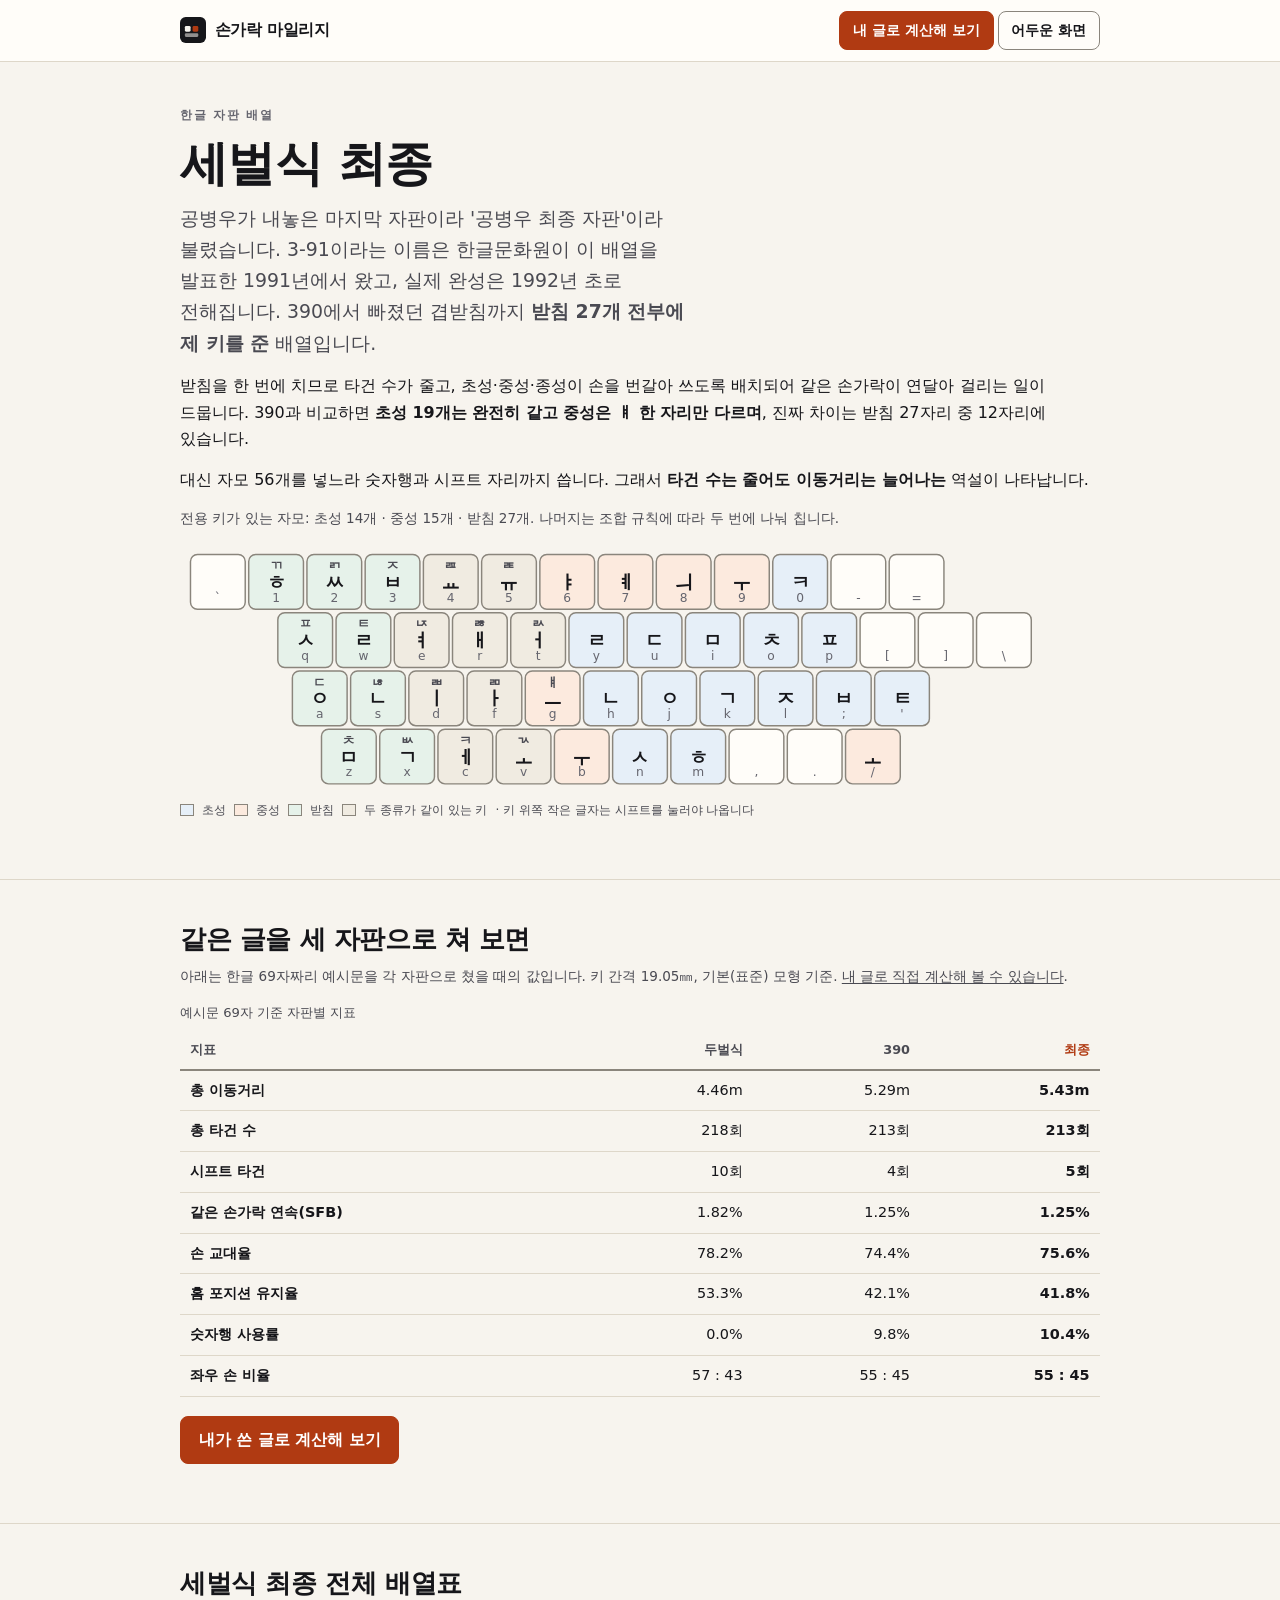
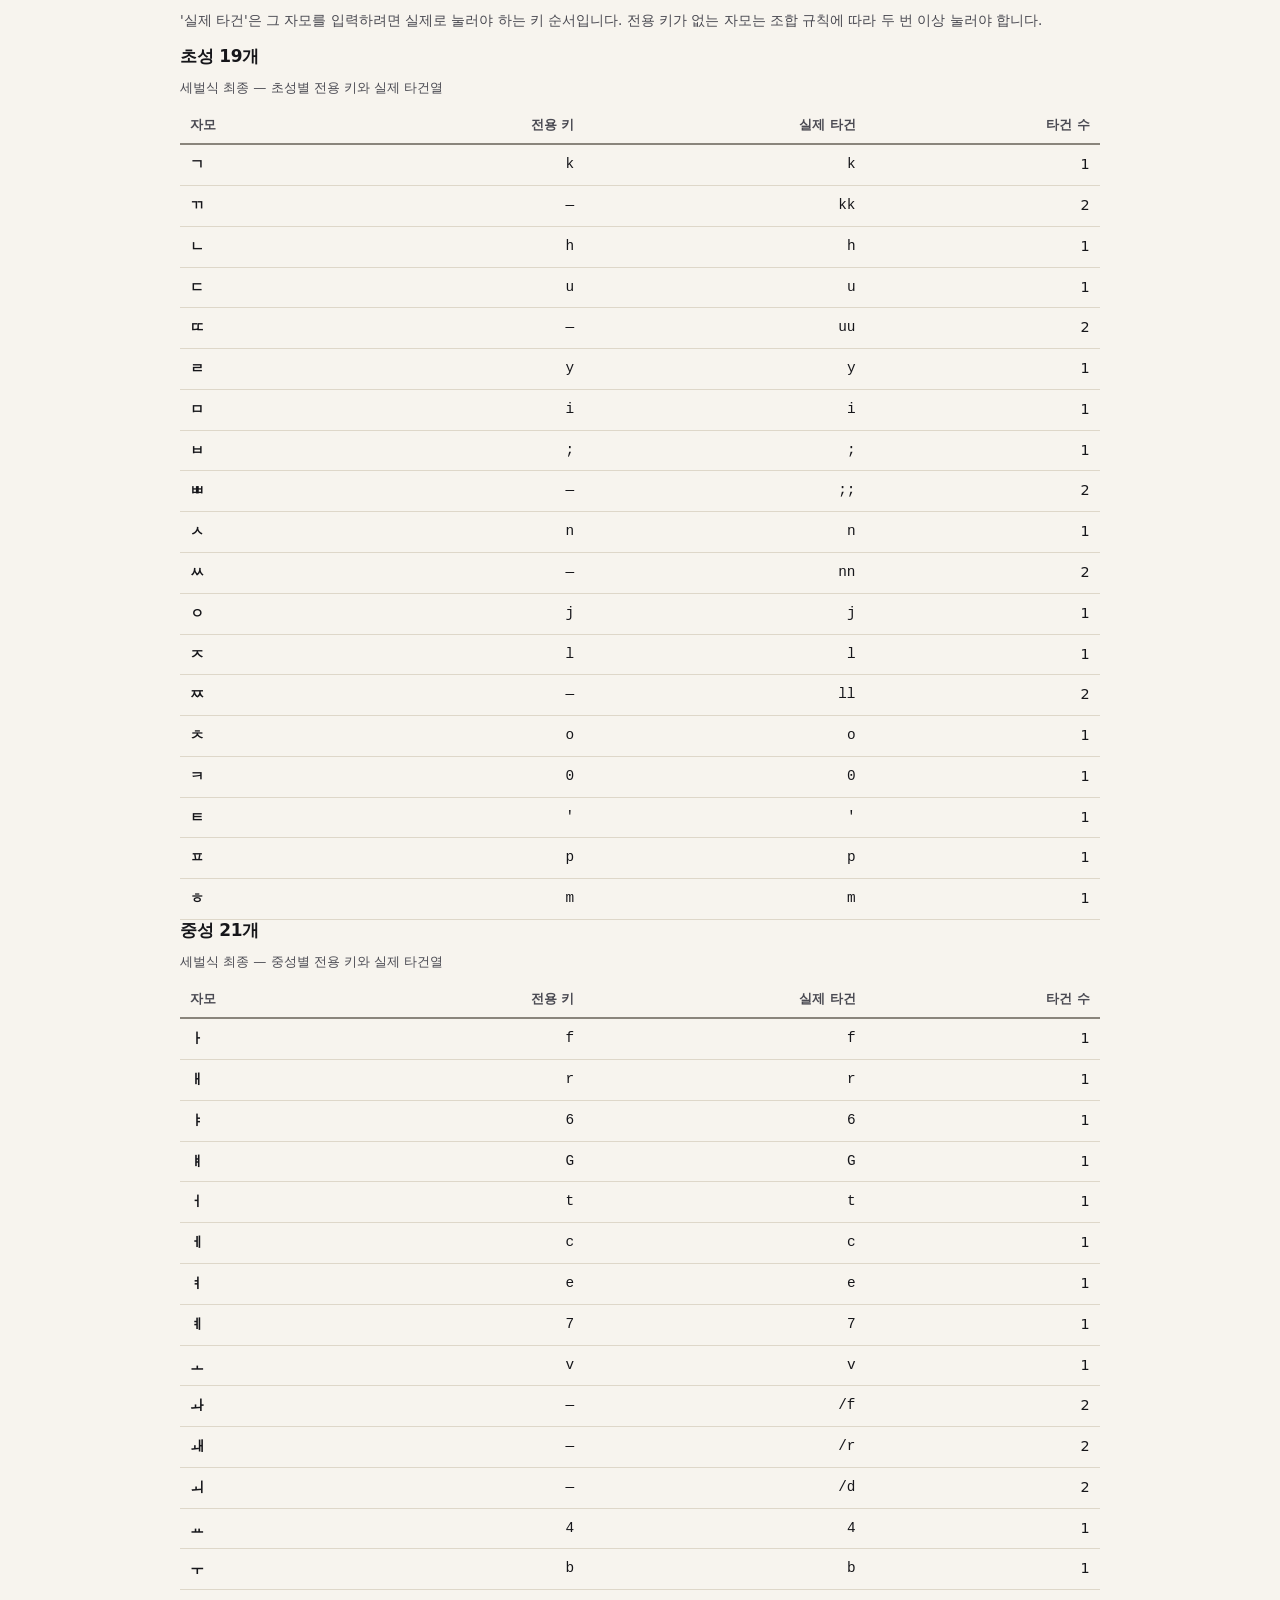
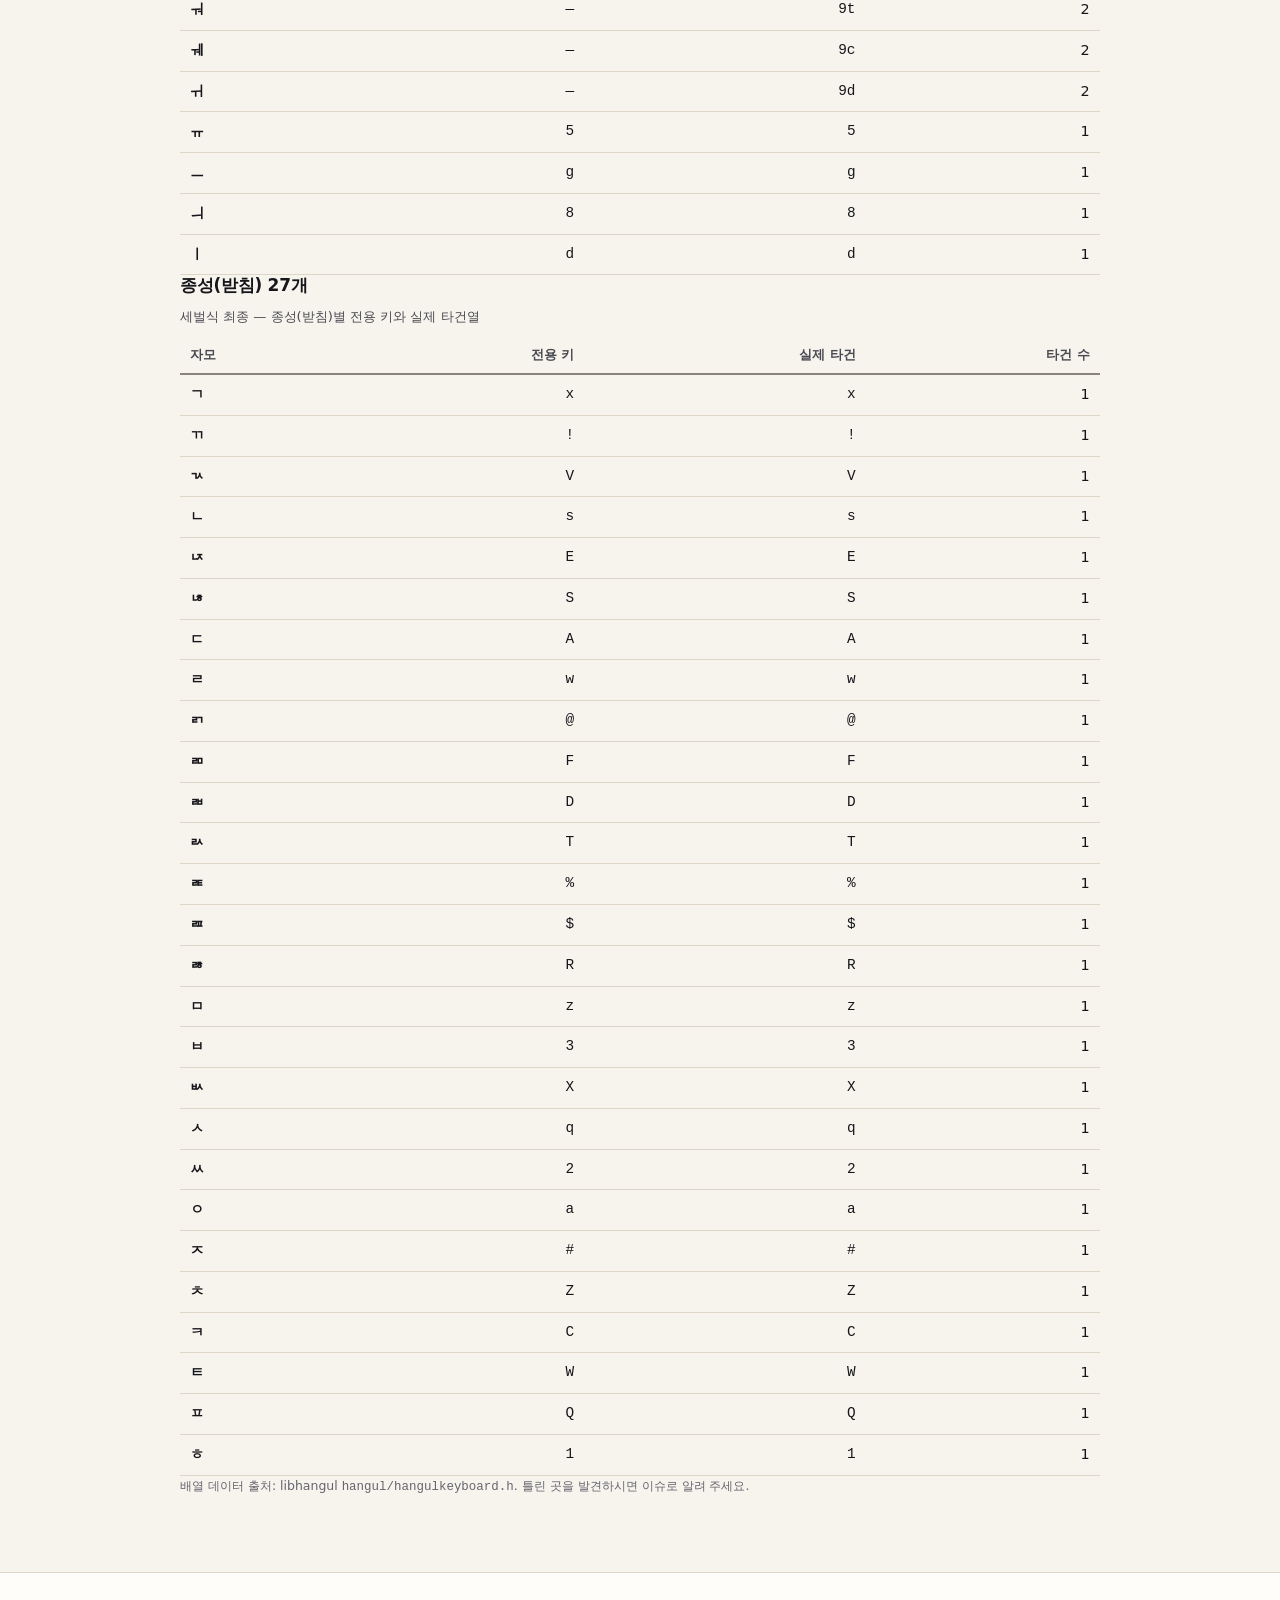
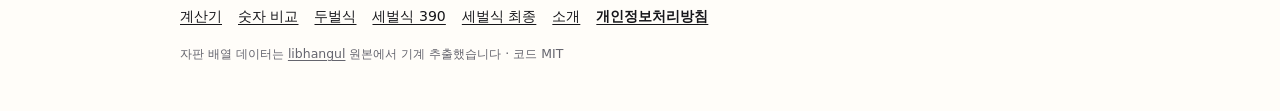
<file: sebeolsik-final.html>
<!doctype html>
<html lang="ko">
<head>
<meta charset="utf-8">
<meta name="viewport" content="width=device-width, initial-scale=1">
<title>세벌식 최종 자판 배열 (3-91) — 전체 배열표와 이동거리 지표</title>
<meta name="description" content="공병우 세벌식 최종(3-91) 자판의 초성·중성·종성 전체 배열표와, 두벌식·세벌식 390과 비교한 손가락 이동거리·시프트·같은 손가락 연속 지표.">
<meta name="theme-color" content="#f7f4ee" media="(prefers-color-scheme: light)">
<meta name="theme-color" content="#121216" media="(prefers-color-scheme: dark)">
<meta property="og:type" content="article">
<meta property="og:title" content="세벌식 최종 자판 배열 (3-91) — 전체 배열표와 이동거리 지표">
<meta property="og:description" content="공병우 세벌식 최종(3-91) 자판의 초성·중성·종성 전체 배열표와, 두벌식·세벌식 390과 비교한 손가락 이동거리·시프트·같은 손가락 연속 지표.">
<meta property="og:image" content="og.png">
<meta property="og:url" content="sebeolsik-final.html">
<meta property="og:locale" content="ko_KR">
<meta name="twitter:card" content="summary_large_image">
<link rel="canonical" href="sebeolsik-final.html">
<link rel="icon" href="data:image/svg+xml,%3Csvg xmlns='http://www.w3.org/2000/svg' viewBox='0 0 32 32'%3E%3Crect width='32' height='32' rx='7' fill='%2316161a'/%3E%3Crect x='6' y='11' width='7' height='7' rx='1.6' fill='%23f7f4ee'/%3E%3Crect x='15.5' y='11' width='7' height='7' rx='1.6' fill='%23b03a12'/%3E%3Crect x='6' y='20' width='16.5' height='4.5' rx='1.4' fill='%23f7f4ee' opacity='.55'/%3E%3C/svg%3E">
<link rel="stylesheet" href="assets/style.css">
</head>
<body>
<a class="skip" href="#main">본문으로 건너뛰기</a>
<header class="masthead"><div class="wrap">
  <a class="brand" href="./">
    <svg width="26" height="26" viewBox="0 0 32 32" aria-hidden="true">
      <rect width="32" height="32" rx="7" fill="currentColor"></rect>
      <rect x="6" y="11" width="7" height="7" rx="1.6" fill="var(--paper)"></rect>
      <rect x="15.5" y="11" width="7" height="7" rx="1.6" fill="var(--accent)"></rect>
      <rect x="6" y="20" width="16.5" height="4.5" rx="1.4" fill="var(--paper)" opacity=".55"></rect>
    </svg><span>손가락 마일리지</span></a>
  <nav aria-label="사이트"><a class="btn btn-primary" href="./">내 글로 계산해 보기</a></nav>
</div></header>
<main id="main">
  <div class="wrap" id="adSlotTop"></div>

<section><div class="wrap">
  <p class="eyebrow">한글 자판 배열</p>
  <h1>세벌식 최종</h1>
  <p class="lede">공병우가 내놓은 마지막 자판이라 '공병우 최종 자판'이라 불렸습니다. 3-91이라는 이름은 한글문화원이 이 배열을 발표한 1991년에서 왔고, 실제 완성은 1992년 초로 전해집니다. 390에서 빠졌던 겹받침까지 <strong>받침 27개 전부에 제 키를 준</strong> 배열입니다.</p>
  <p>받침을 한 번에 치므로 타건 수가 줄고, 초성·중성·종성이 손을 번갈아 쓰도록 배치되어 같은 손가락이 연달아 걸리는 일이 드뭅니다. 390과 비교하면 <strong>초성 19개는 완전히 같고 중성은 ㅒ 한 자리만 다르며</strong>, 진짜 차이는 받침 27자리 중 12자리에 있습니다.</p><p>대신 자모 56개를 넣느라 숫자행과 시프트 자리까지 씁니다. 그래서 <strong>타건 수는 줄어도 이동거리는 늘어나는</strong> 역설이 나타납니다.</p>
  <p class="small">전용 키가 있는 자모: 초성 14개 · 중성 15개 · 받침 27개. 나머지는 조합 규칙에 따라 두 번에 나눠 칩니다.</p>
  <div class="kbd"><svg viewBox="0 0 316 86" role="img" aria-labelledby="lt ld"><title id="lt">세벌식 최종 배열도</title><desc id="ld">세벌식 최종 배열도. 자모가 배치된 키 39개를 그린 그림이며, 같은 내용이 아래 &#39;전체 배열표&#39;에 글자와 표로 모두 적혀 있습니다.</desc><rect class="kcap" x="3.60" y="3.60" width="18.80" height="18.80" rx="2.4" fill="var(--surface)"></rect><text x="13.00" y="19.80" text-anchor="middle" font-size="4.2" fill="var(--ink-3)">`</text><rect class="kcap" x="23.60" y="3.60" width="18.80" height="18.80" rx="2.4" fill="var(--tint-jong)"></rect><text x="33.00" y="19.80" text-anchor="middle" font-size="4.2" fill="var(--ink-3)">1</text><text x="33.00" y="9.00" text-anchor="middle" font-size="4.4" font-weight="600" fill="var(--ink-2)">ㄲ</text><text x="33.00" y="15.40" text-anchor="middle" font-size="6.6" font-weight="700" fill="var(--ink)">ㅎ</text><rect class="kcap" x="43.60" y="3.60" width="18.80" height="18.80" rx="2.4" fill="var(--tint-jong)"></rect><text x="53.00" y="19.80" text-anchor="middle" font-size="4.2" fill="var(--ink-3)">2</text><text x="53.00" y="9.00" text-anchor="middle" font-size="4.4" font-weight="600" fill="var(--ink-2)">ㄺ</text><text x="53.00" y="15.40" text-anchor="middle" font-size="6.6" font-weight="700" fill="var(--ink)">ㅆ</text><rect class="kcap" x="63.60" y="3.60" width="18.80" height="18.80" rx="2.4" fill="var(--tint-jong)"></rect><text x="73.00" y="19.80" text-anchor="middle" font-size="4.2" fill="var(--ink-3)">3</text><text x="73.00" y="9.00" text-anchor="middle" font-size="4.4" font-weight="600" fill="var(--ink-2)">ㅈ</text><text x="73.00" y="15.40" text-anchor="middle" font-size="6.6" font-weight="700" fill="var(--ink)">ㅂ</text><rect class="kcap" x="83.60" y="3.60" width="18.80" height="18.80" rx="2.4" fill="var(--surface-2)"></rect><text x="93.00" y="19.80" text-anchor="middle" font-size="4.2" fill="var(--ink-3)">4</text><text x="93.00" y="9.00" text-anchor="middle" font-size="4.4" font-weight="600" fill="var(--ink-2)">ㄿ</text><text x="93.00" y="15.40" text-anchor="middle" font-size="6.6" font-weight="700" fill="var(--ink)">ㅛ</text><rect class="kcap" x="103.60" y="3.60" width="18.80" height="18.80" rx="2.4" fill="var(--surface-2)"></rect><text x="113.00" y="19.80" text-anchor="middle" font-size="4.2" fill="var(--ink-3)">5</text><text x="113.00" y="9.00" text-anchor="middle" font-size="4.4" font-weight="600" fill="var(--ink-2)">ㄾ</text><text x="113.00" y="15.40" text-anchor="middle" font-size="6.6" font-weight="700" fill="var(--ink)">ㅠ</text><rect class="kcap" x="123.60" y="3.60" width="18.80" height="18.80" rx="2.4" fill="var(--tint-jung)"></rect><text x="133.00" y="19.80" text-anchor="middle" font-size="4.2" fill="var(--ink-3)">6</text><text x="133.00" y="15.40" text-anchor="middle" font-size="6.6" font-weight="700" fill="var(--ink)">ㅑ</text><rect class="kcap" x="143.60" y="3.60" width="18.80" height="18.80" rx="2.4" fill="var(--tint-jung)"></rect><text x="153.00" y="19.80" text-anchor="middle" font-size="4.2" fill="var(--ink-3)">7</text><text x="153.00" y="15.40" text-anchor="middle" font-size="6.6" font-weight="700" fill="var(--ink)">ㅖ</text><rect class="kcap" x="163.60" y="3.60" width="18.80" height="18.80" rx="2.4" fill="var(--tint-jung)"></rect><text x="173.00" y="19.80" text-anchor="middle" font-size="4.2" fill="var(--ink-3)">8</text><text x="173.00" y="15.40" text-anchor="middle" font-size="6.6" font-weight="700" fill="var(--ink)">ㅢ</text><rect class="kcap" x="183.60" y="3.60" width="18.80" height="18.80" rx="2.4" fill="var(--tint-jung)"></rect><text x="193.00" y="19.80" text-anchor="middle" font-size="4.2" fill="var(--ink-3)">9</text><text x="193.00" y="15.40" text-anchor="middle" font-size="6.6" font-weight="700" fill="var(--ink)">ㅜ</text><rect class="kcap" x="203.60" y="3.60" width="18.80" height="18.80" rx="2.4" fill="var(--tint-cho)"></rect><text x="213.00" y="19.80" text-anchor="middle" font-size="4.2" fill="var(--ink-3)">0</text><text x="213.00" y="15.40" text-anchor="middle" font-size="6.6" font-weight="700" fill="var(--ink)">ㅋ</text><rect class="kcap" x="223.60" y="3.60" width="18.80" height="18.80" rx="2.4" fill="var(--surface)"></rect><text x="233.00" y="19.80" text-anchor="middle" font-size="4.2" fill="var(--ink-3)">-</text><rect class="kcap" x="243.60" y="3.60" width="18.80" height="18.80" rx="2.4" fill="var(--surface)"></rect><text x="253.00" y="19.80" text-anchor="middle" font-size="4.2" fill="var(--ink-3)">=</text><rect class="kcap" x="33.60" y="23.60" width="18.80" height="18.80" rx="2.4" fill="var(--tint-jong)"></rect><text x="43.00" y="39.80" text-anchor="middle" font-size="4.2" fill="var(--ink-3)">q</text><text x="43.00" y="29.00" text-anchor="middle" font-size="4.4" font-weight="600" fill="var(--ink-2)">ㅍ</text><text x="43.00" y="35.40" text-anchor="middle" font-size="6.6" font-weight="700" fill="var(--ink)">ㅅ</text><rect class="kcap" x="53.60" y="23.60" width="18.80" height="18.80" rx="2.4" fill="var(--tint-jong)"></rect><text x="63.00" y="39.80" text-anchor="middle" font-size="4.2" fill="var(--ink-3)">w</text><text x="63.00" y="29.00" text-anchor="middle" font-size="4.4" font-weight="600" fill="var(--ink-2)">ㅌ</text><text x="63.00" y="35.40" text-anchor="middle" font-size="6.6" font-weight="700" fill="var(--ink)">ㄹ</text><rect class="kcap" x="73.60" y="23.60" width="18.80" height="18.80" rx="2.4" fill="var(--surface-2)"></rect><text x="83.00" y="39.80" text-anchor="middle" font-size="4.2" fill="var(--ink-3)">e</text><text x="83.00" y="29.00" text-anchor="middle" font-size="4.4" font-weight="600" fill="var(--ink-2)">ㄵ</text><text x="83.00" y="35.40" text-anchor="middle" font-size="6.6" font-weight="700" fill="var(--ink)">ㅕ</text><rect class="kcap" x="93.60" y="23.60" width="18.80" height="18.80" rx="2.4" fill="var(--surface-2)"></rect><text x="103.00" y="39.80" text-anchor="middle" font-size="4.2" fill="var(--ink-3)">r</text><text x="103.00" y="29.00" text-anchor="middle" font-size="4.4" font-weight="600" fill="var(--ink-2)">ㅀ</text><text x="103.00" y="35.40" text-anchor="middle" font-size="6.6" font-weight="700" fill="var(--ink)">ㅐ</text><rect class="kcap" x="113.60" y="23.60" width="18.80" height="18.80" rx="2.4" fill="var(--surface-2)"></rect><text x="123.00" y="39.80" text-anchor="middle" font-size="4.2" fill="var(--ink-3)">t</text><text x="123.00" y="29.00" text-anchor="middle" font-size="4.4" font-weight="600" fill="var(--ink-2)">ㄽ</text><text x="123.00" y="35.40" text-anchor="middle" font-size="6.6" font-weight="700" fill="var(--ink)">ㅓ</text><rect class="kcap" x="133.60" y="23.60" width="18.80" height="18.80" rx="2.4" fill="var(--tint-cho)"></rect><text x="143.00" y="39.80" text-anchor="middle" font-size="4.2" fill="var(--ink-3)">y</text><text x="143.00" y="35.40" text-anchor="middle" font-size="6.6" font-weight="700" fill="var(--ink)">ㄹ</text><rect class="kcap" x="153.60" y="23.60" width="18.80" height="18.80" rx="2.4" fill="var(--tint-cho)"></rect><text x="163.00" y="39.80" text-anchor="middle" font-size="4.2" fill="var(--ink-3)">u</text><text x="163.00" y="35.40" text-anchor="middle" font-size="6.6" font-weight="700" fill="var(--ink)">ㄷ</text><rect class="kcap" x="173.60" y="23.60" width="18.80" height="18.80" rx="2.4" fill="var(--tint-cho)"></rect><text x="183.00" y="39.80" text-anchor="middle" font-size="4.2" fill="var(--ink-3)">i</text><text x="183.00" y="35.40" text-anchor="middle" font-size="6.6" font-weight="700" fill="var(--ink)">ㅁ</text><rect class="kcap" x="193.60" y="23.60" width="18.80" height="18.80" rx="2.4" fill="var(--tint-cho)"></rect><text x="203.00" y="39.80" text-anchor="middle" font-size="4.2" fill="var(--ink-3)">o</text><text x="203.00" y="35.40" text-anchor="middle" font-size="6.6" font-weight="700" fill="var(--ink)">ㅊ</text><rect class="kcap" x="213.60" y="23.60" width="18.80" height="18.80" rx="2.4" fill="var(--tint-cho)"></rect><text x="223.00" y="39.80" text-anchor="middle" font-size="4.2" fill="var(--ink-3)">p</text><text x="223.00" y="35.40" text-anchor="middle" font-size="6.6" font-weight="700" fill="var(--ink)">ㅍ</text><rect class="kcap" x="233.60" y="23.60" width="18.80" height="18.80" rx="2.4" fill="var(--surface)"></rect><text x="243.00" y="39.80" text-anchor="middle" font-size="4.2" fill="var(--ink-3)">[</text><rect class="kcap" x="253.60" y="23.60" width="18.80" height="18.80" rx="2.4" fill="var(--surface)"></rect><text x="263.00" y="39.80" text-anchor="middle" font-size="4.2" fill="var(--ink-3)">]</text><rect class="kcap" x="273.60" y="23.60" width="18.80" height="18.80" rx="2.4" fill="var(--surface)"></rect><text x="283.00" y="39.80" text-anchor="middle" font-size="4.2" fill="var(--ink-3)">\</text><rect class="kcap" x="38.60" y="43.60" width="18.80" height="18.80" rx="2.4" fill="var(--tint-jong)"></rect><text x="48.00" y="59.80" text-anchor="middle" font-size="4.2" fill="var(--ink-3)">a</text><text x="48.00" y="49.00" text-anchor="middle" font-size="4.4" font-weight="600" fill="var(--ink-2)">ㄷ</text><text x="48.00" y="55.40" text-anchor="middle" font-size="6.6" font-weight="700" fill="var(--ink)">ㅇ</text><rect class="kcap" x="58.60" y="43.60" width="18.80" height="18.80" rx="2.4" fill="var(--tint-jong)"></rect><text x="68.00" y="59.80" text-anchor="middle" font-size="4.2" fill="var(--ink-3)">s</text><text x="68.00" y="49.00" text-anchor="middle" font-size="4.4" font-weight="600" fill="var(--ink-2)">ㄶ</text><text x="68.00" y="55.40" text-anchor="middle" font-size="6.6" font-weight="700" fill="var(--ink)">ㄴ</text><rect class="kcap" x="78.60" y="43.60" width="18.80" height="18.80" rx="2.4" fill="var(--surface-2)"></rect><text x="88.00" y="59.80" text-anchor="middle" font-size="4.2" fill="var(--ink-3)">d</text><text x="88.00" y="49.00" text-anchor="middle" font-size="4.4" font-weight="600" fill="var(--ink-2)">ㄼ</text><text x="88.00" y="55.40" text-anchor="middle" font-size="6.6" font-weight="700" fill="var(--ink)">ㅣ</text><rect class="kcap" x="98.60" y="43.60" width="18.80" height="18.80" rx="2.4" fill="var(--surface-2)"></rect><text x="108.00" y="59.80" text-anchor="middle" font-size="4.2" fill="var(--ink-3)">f</text><text x="108.00" y="49.00" text-anchor="middle" font-size="4.4" font-weight="600" fill="var(--ink-2)">ㄻ</text><text x="108.00" y="55.40" text-anchor="middle" font-size="6.6" font-weight="700" fill="var(--ink)">ㅏ</text><rect class="kcap" x="118.60" y="43.60" width="18.80" height="18.80" rx="2.4" fill="var(--tint-jung)"></rect><text x="128.00" y="59.80" text-anchor="middle" font-size="4.2" fill="var(--ink-3)">g</text><text x="128.00" y="49.00" text-anchor="middle" font-size="4.4" font-weight="600" fill="var(--ink-2)">ㅒ</text><text x="128.00" y="55.40" text-anchor="middle" font-size="6.6" font-weight="700" fill="var(--ink)">ㅡ</text><rect class="kcap" x="138.60" y="43.60" width="18.80" height="18.80" rx="2.4" fill="var(--tint-cho)"></rect><text x="148.00" y="59.80" text-anchor="middle" font-size="4.2" fill="var(--ink-3)">h</text><text x="148.00" y="55.40" text-anchor="middle" font-size="6.6" font-weight="700" fill="var(--ink)">ㄴ</text><rect class="kcap" x="158.60" y="43.60" width="18.80" height="18.80" rx="2.4" fill="var(--tint-cho)"></rect><text x="168.00" y="59.80" text-anchor="middle" font-size="4.2" fill="var(--ink-3)">j</text><text x="168.00" y="55.40" text-anchor="middle" font-size="6.6" font-weight="700" fill="var(--ink)">ㅇ</text><rect class="kcap" x="178.60" y="43.60" width="18.80" height="18.80" rx="2.4" fill="var(--tint-cho)"></rect><text x="188.00" y="59.80" text-anchor="middle" font-size="4.2" fill="var(--ink-3)">k</text><text x="188.00" y="55.40" text-anchor="middle" font-size="6.6" font-weight="700" fill="var(--ink)">ㄱ</text><rect class="kcap" x="198.60" y="43.60" width="18.80" height="18.80" rx="2.4" fill="var(--tint-cho)"></rect><text x="208.00" y="59.80" text-anchor="middle" font-size="4.2" fill="var(--ink-3)">l</text><text x="208.00" y="55.40" text-anchor="middle" font-size="6.6" font-weight="700" fill="var(--ink)">ㅈ</text><rect class="kcap" x="218.60" y="43.60" width="18.80" height="18.80" rx="2.4" fill="var(--tint-cho)"></rect><text x="228.00" y="59.80" text-anchor="middle" font-size="4.2" fill="var(--ink-3)">;</text><text x="228.00" y="55.40" text-anchor="middle" font-size="6.6" font-weight="700" fill="var(--ink)">ㅂ</text><rect class="kcap" x="238.60" y="43.60" width="18.80" height="18.80" rx="2.4" fill="var(--tint-cho)"></rect><text x="248.00" y="59.80" text-anchor="middle" font-size="4.2" fill="var(--ink-3)">&#39;</text><text x="248.00" y="55.40" text-anchor="middle" font-size="6.6" font-weight="700" fill="var(--ink)">ㅌ</text><rect class="kcap" x="48.60" y="63.60" width="18.80" height="18.80" rx="2.4" fill="var(--tint-jong)"></rect><text x="58.00" y="79.80" text-anchor="middle" font-size="4.2" fill="var(--ink-3)">z</text><text x="58.00" y="69.00" text-anchor="middle" font-size="4.4" font-weight="600" fill="var(--ink-2)">ㅊ</text><text x="58.00" y="75.40" text-anchor="middle" font-size="6.6" font-weight="700" fill="var(--ink)">ㅁ</text><rect class="kcap" x="68.60" y="63.60" width="18.80" height="18.80" rx="2.4" fill="var(--tint-jong)"></rect><text x="78.00" y="79.80" text-anchor="middle" font-size="4.2" fill="var(--ink-3)">x</text><text x="78.00" y="69.00" text-anchor="middle" font-size="4.4" font-weight="600" fill="var(--ink-2)">ㅄ</text><text x="78.00" y="75.40" text-anchor="middle" font-size="6.6" font-weight="700" fill="var(--ink)">ㄱ</text><rect class="kcap" x="88.60" y="63.60" width="18.80" height="18.80" rx="2.4" fill="var(--surface-2)"></rect><text x="98.00" y="79.80" text-anchor="middle" font-size="4.2" fill="var(--ink-3)">c</text><text x="98.00" y="69.00" text-anchor="middle" font-size="4.4" font-weight="600" fill="var(--ink-2)">ㅋ</text><text x="98.00" y="75.40" text-anchor="middle" font-size="6.6" font-weight="700" fill="var(--ink)">ㅔ</text><rect class="kcap" x="108.60" y="63.60" width="18.80" height="18.80" rx="2.4" fill="var(--surface-2)"></rect><text x="118.00" y="79.80" text-anchor="middle" font-size="4.2" fill="var(--ink-3)">v</text><text x="118.00" y="69.00" text-anchor="middle" font-size="4.4" font-weight="600" fill="var(--ink-2)">ㄳ</text><text x="118.00" y="75.40" text-anchor="middle" font-size="6.6" font-weight="700" fill="var(--ink)">ㅗ</text><rect class="kcap" x="128.60" y="63.60" width="18.80" height="18.80" rx="2.4" fill="var(--tint-jung)"></rect><text x="138.00" y="79.80" text-anchor="middle" font-size="4.2" fill="var(--ink-3)">b</text><text x="138.00" y="75.40" text-anchor="middle" font-size="6.6" font-weight="700" fill="var(--ink)">ㅜ</text><rect class="kcap" x="148.60" y="63.60" width="18.80" height="18.80" rx="2.4" fill="var(--tint-cho)"></rect><text x="158.00" y="79.80" text-anchor="middle" font-size="4.2" fill="var(--ink-3)">n</text><text x="158.00" y="75.40" text-anchor="middle" font-size="6.6" font-weight="700" fill="var(--ink)">ㅅ</text><rect class="kcap" x="168.60" y="63.60" width="18.80" height="18.80" rx="2.4" fill="var(--tint-cho)"></rect><text x="178.00" y="79.80" text-anchor="middle" font-size="4.2" fill="var(--ink-3)">m</text><text x="178.00" y="75.40" text-anchor="middle" font-size="6.6" font-weight="700" fill="var(--ink)">ㅎ</text><rect class="kcap" x="188.60" y="63.60" width="18.80" height="18.80" rx="2.4" fill="var(--surface)"></rect><text x="198.00" y="79.80" text-anchor="middle" font-size="4.2" fill="var(--ink-3)">,</text><rect class="kcap" x="208.60" y="63.60" width="18.80" height="18.80" rx="2.4" fill="var(--surface)"></rect><text x="218.00" y="79.80" text-anchor="middle" font-size="4.2" fill="var(--ink-3)">.</text><rect class="kcap" x="228.60" y="63.60" width="18.80" height="18.80" rx="2.4" fill="var(--tint-jung)"></rect><text x="238.00" y="79.80" text-anchor="middle" font-size="4.2" fill="var(--ink-3)">/</text><text x="238.00" y="75.40" text-anchor="middle" font-size="6.6" font-weight="700" fill="var(--ink)">ㅗ</text></svg></div>
  <p class="legend"><span class="sw" style="background:var(--tint-cho);width:14px;height:12px;display:inline-block;border:1px solid var(--line-2)"></span> 초성
    <span class="sw" style="background:var(--tint-jung);width:14px;height:12px;display:inline-block;border:1px solid var(--line-2)"></span> 중성
    <span class="sw" style="background:var(--tint-jong);width:14px;height:12px;display:inline-block;border:1px solid var(--line-2)"></span> 받침
    <span class="sw" style="background:var(--surface-2);width:14px;height:12px;display:inline-block;border:1px solid var(--line-2)"></span> 두 종류가 같이 있는 키
    <span>· 키 위쪽 작은 글자는 시프트를 눌러야 나옵니다</span></p>
</div></section>

<section><div class="wrap">
  <h2>같은 글을 세 자판으로 쳐 보면</h2>
  <p class="small">아래는 한글 69자짜리 예시문을 각 자판으로 쳤을 때의 값입니다.
    키 간격 19.05㎜, 기본(표준) 모형 기준. <a href="./">내 글로 직접 계산해 볼 수 있습니다</a>.</p>
  <div class="table-scroll"><table>
    <caption>예시문 69자 기준 자판별 지표</caption>
    <thead><tr><th scope="col">지표</th><th scope="col">두벌식</th><th scope="col">390</th><th scope="col" style="color:var(--accent)">최종</th></tr></thead>
    <tbody><tr><th scope="row">총 이동거리</th><td class="num">4.46m</td><td class="num">5.29m</td><td class="num" style="font-weight:700">5.43m</td></tr><tr><th scope="row">총 타건 수</th><td class="num">218회</td><td class="num">213회</td><td class="num" style="font-weight:700">213회</td></tr><tr><th scope="row">시프트 타건</th><td class="num">10회</td><td class="num">4회</td><td class="num" style="font-weight:700">5회</td></tr><tr><th scope="row">같은 손가락 연속(SFB)</th><td class="num">1.82%</td><td class="num">1.25%</td><td class="num" style="font-weight:700">1.25%</td></tr><tr><th scope="row">손 교대율</th><td class="num">78.2%</td><td class="num">74.4%</td><td class="num" style="font-weight:700">75.6%</td></tr><tr><th scope="row">홈 포지션 유지율</th><td class="num">53.3%</td><td class="num">42.1%</td><td class="num" style="font-weight:700">41.8%</td></tr><tr><th scope="row">숫자행 사용률</th><td class="num">0.0%</td><td class="num">9.8%</td><td class="num" style="font-weight:700">10.4%</td></tr><tr><th scope="row">좌우 손 비율</th><td class="num">57 : 43</td><td class="num">55 : 45</td><td class="num" style="font-weight:700">55 : 45</td></tr>
    </tbody></table></div>
  <p style="margin-top:1.2rem"><a class="btn btn-primary btn-lg" href="./">내가 쓴 글로 계산해 보기</a></p>
</div></section>

<section><div class="wrap">
  <h2>세벌식 최종 전체 배열표</h2>
  <p class="small">'실제 타건'은 그 자모를 입력하려면 실제로 눌러야 하는 키 순서입니다.
    전용 키가 없는 자모는 조합 규칙에 따라 두 번 이상 눌러야 합니다.</p>
  <h3>초성 19개</h3><div class="table-scroll"><table>
      <caption>세벌식 최종 — 초성별 전용 키와 실제 타건열</caption>
      <thead><tr><th scope="col">자모</th><th scope="col">전용 키</th><th scope="col">실제 타건</th><th scope="col">타건 수</th></tr></thead>
      <tbody><tr><th scope="row">ㄱ</th><td class="mono">k</td><td class="mono">k</td><td>1</td></tr><tr><th scope="row">ㄲ</th><td class="mono">—</td><td class="mono">kk</td><td>2</td></tr><tr><th scope="row">ㄴ</th><td class="mono">h</td><td class="mono">h</td><td>1</td></tr><tr><th scope="row">ㄷ</th><td class="mono">u</td><td class="mono">u</td><td>1</td></tr><tr><th scope="row">ㄸ</th><td class="mono">—</td><td class="mono">uu</td><td>2</td></tr><tr><th scope="row">ㄹ</th><td class="mono">y</td><td class="mono">y</td><td>1</td></tr><tr><th scope="row">ㅁ</th><td class="mono">i</td><td class="mono">i</td><td>1</td></tr><tr><th scope="row">ㅂ</th><td class="mono">;</td><td class="mono">;</td><td>1</td></tr><tr><th scope="row">ㅃ</th><td class="mono">—</td><td class="mono">;;</td><td>2</td></tr><tr><th scope="row">ㅅ</th><td class="mono">n</td><td class="mono">n</td><td>1</td></tr><tr><th scope="row">ㅆ</th><td class="mono">—</td><td class="mono">nn</td><td>2</td></tr><tr><th scope="row">ㅇ</th><td class="mono">j</td><td class="mono">j</td><td>1</td></tr><tr><th scope="row">ㅈ</th><td class="mono">l</td><td class="mono">l</td><td>1</td></tr><tr><th scope="row">ㅉ</th><td class="mono">—</td><td class="mono">ll</td><td>2</td></tr><tr><th scope="row">ㅊ</th><td class="mono">o</td><td class="mono">o</td><td>1</td></tr><tr><th scope="row">ㅋ</th><td class="mono">0</td><td class="mono">0</td><td>1</td></tr><tr><th scope="row">ㅌ</th><td class="mono">&#39;</td><td class="mono">&#39;</td><td>1</td></tr><tr><th scope="row">ㅍ</th><td class="mono">p</td><td class="mono">p</td><td>1</td></tr><tr><th scope="row">ㅎ</th><td class="mono">m</td><td class="mono">m</td><td>1</td></tr></tbody></table></div><h3>중성 21개</h3><div class="table-scroll"><table>
      <caption>세벌식 최종 — 중성별 전용 키와 실제 타건열</caption>
      <thead><tr><th scope="col">자모</th><th scope="col">전용 키</th><th scope="col">실제 타건</th><th scope="col">타건 수</th></tr></thead>
      <tbody><tr><th scope="row">ㅏ</th><td class="mono">f</td><td class="mono">f</td><td>1</td></tr><tr><th scope="row">ㅐ</th><td class="mono">r</td><td class="mono">r</td><td>1</td></tr><tr><th scope="row">ㅑ</th><td class="mono">6</td><td class="mono">6</td><td>1</td></tr><tr><th scope="row">ㅒ</th><td class="mono">G</td><td class="mono">G</td><td>1</td></tr><tr><th scope="row">ㅓ</th><td class="mono">t</td><td class="mono">t</td><td>1</td></tr><tr><th scope="row">ㅔ</th><td class="mono">c</td><td class="mono">c</td><td>1</td></tr><tr><th scope="row">ㅕ</th><td class="mono">e</td><td class="mono">e</td><td>1</td></tr><tr><th scope="row">ㅖ</th><td class="mono">7</td><td class="mono">7</td><td>1</td></tr><tr><th scope="row">ㅗ</th><td class="mono">v</td><td class="mono">v</td><td>1</td></tr><tr><th scope="row">ㅘ</th><td class="mono">—</td><td class="mono">/f</td><td>2</td></tr><tr><th scope="row">ㅙ</th><td class="mono">—</td><td class="mono">/r</td><td>2</td></tr><tr><th scope="row">ㅚ</th><td class="mono">—</td><td class="mono">/d</td><td>2</td></tr><tr><th scope="row">ㅛ</th><td class="mono">4</td><td class="mono">4</td><td>1</td></tr><tr><th scope="row">ㅜ</th><td class="mono">b</td><td class="mono">b</td><td>1</td></tr><tr><th scope="row">ㅝ</th><td class="mono">—</td><td class="mono">9t</td><td>2</td></tr><tr><th scope="row">ㅞ</th><td class="mono">—</td><td class="mono">9c</td><td>2</td></tr><tr><th scope="row">ㅟ</th><td class="mono">—</td><td class="mono">9d</td><td>2</td></tr><tr><th scope="row">ㅠ</th><td class="mono">5</td><td class="mono">5</td><td>1</td></tr><tr><th scope="row">ㅡ</th><td class="mono">g</td><td class="mono">g</td><td>1</td></tr><tr><th scope="row">ㅢ</th><td class="mono">8</td><td class="mono">8</td><td>1</td></tr><tr><th scope="row">ㅣ</th><td class="mono">d</td><td class="mono">d</td><td>1</td></tr></tbody></table></div><h3>종성(받침) 27개</h3><div class="table-scroll"><table>
      <caption>세벌식 최종 — 종성(받침)별 전용 키와 실제 타건열</caption>
      <thead><tr><th scope="col">자모</th><th scope="col">전용 키</th><th scope="col">실제 타건</th><th scope="col">타건 수</th></tr></thead>
      <tbody><tr><th scope="row">ㄱ</th><td class="mono">x</td><td class="mono">x</td><td>1</td></tr><tr><th scope="row">ㄲ</th><td class="mono">!</td><td class="mono">!</td><td>1</td></tr><tr><th scope="row">ㄳ</th><td class="mono">V</td><td class="mono">V</td><td>1</td></tr><tr><th scope="row">ㄴ</th><td class="mono">s</td><td class="mono">s</td><td>1</td></tr><tr><th scope="row">ㄵ</th><td class="mono">E</td><td class="mono">E</td><td>1</td></tr><tr><th scope="row">ㄶ</th><td class="mono">S</td><td class="mono">S</td><td>1</td></tr><tr><th scope="row">ㄷ</th><td class="mono">A</td><td class="mono">A</td><td>1</td></tr><tr><th scope="row">ㄹ</th><td class="mono">w</td><td class="mono">w</td><td>1</td></tr><tr><th scope="row">ㄺ</th><td class="mono">@</td><td class="mono">@</td><td>1</td></tr><tr><th scope="row">ㄻ</th><td class="mono">F</td><td class="mono">F</td><td>1</td></tr><tr><th scope="row">ㄼ</th><td class="mono">D</td><td class="mono">D</td><td>1</td></tr><tr><th scope="row">ㄽ</th><td class="mono">T</td><td class="mono">T</td><td>1</td></tr><tr><th scope="row">ㄾ</th><td class="mono">%</td><td class="mono">%</td><td>1</td></tr><tr><th scope="row">ㄿ</th><td class="mono">$</td><td class="mono">$</td><td>1</td></tr><tr><th scope="row">ㅀ</th><td class="mono">R</td><td class="mono">R</td><td>1</td></tr><tr><th scope="row">ㅁ</th><td class="mono">z</td><td class="mono">z</td><td>1</td></tr><tr><th scope="row">ㅂ</th><td class="mono">3</td><td class="mono">3</td><td>1</td></tr><tr><th scope="row">ㅄ</th><td class="mono">X</td><td class="mono">X</td><td>1</td></tr><tr><th scope="row">ㅅ</th><td class="mono">q</td><td class="mono">q</td><td>1</td></tr><tr><th scope="row">ㅆ</th><td class="mono">2</td><td class="mono">2</td><td>1</td></tr><tr><th scope="row">ㅇ</th><td class="mono">a</td><td class="mono">a</td><td>1</td></tr><tr><th scope="row">ㅈ</th><td class="mono">#</td><td class="mono">#</td><td>1</td></tr><tr><th scope="row">ㅊ</th><td class="mono">Z</td><td class="mono">Z</td><td>1</td></tr><tr><th scope="row">ㅋ</th><td class="mono">C</td><td class="mono">C</td><td>1</td></tr><tr><th scope="row">ㅌ</th><td class="mono">W</td><td class="mono">W</td><td>1</td></tr><tr><th scope="row">ㅍ</th><td class="mono">Q</td><td class="mono">Q</td><td>1</td></tr><tr><th scope="row">ㅎ</th><td class="mono">1</td><td class="mono">1</td><td>1</td></tr></tbody></table></div>
  <p class="tiny">배열 데이터 출처: libhangul <span class="mono">hangul/hangulkeyboard.h</span>.
    틀린 곳을 발견하시면 이슈로 알려 주세요.</p>
</div></section>
  <div class="wrap" id="adSlotBottom"></div>
</main>
<footer><div class="wrap">
  <ul style="list-style:none;padding:0;margin:0 0 1rem;display:flex;gap:1rem;flex-wrap:wrap;font-size:.88rem">
    <li><a href="./">계산기</a></li>
    <li><a href="compare.html">숫자 비교</a></li>
    <li><a href="dubeolsik.html">두벌식</a></li>
    <li><a href="sebeolsik-390.html">세벌식 390</a></li>
    <li><a href="sebeolsik-final.html">세벌식 최종</a></li>
    <li><a href="about.html">소개</a></li>
    <li><a href="privacy.html"><strong>개인정보처리방침</strong></a></li>
  </ul>
  <p class="tiny">자판 배열 데이터는 <a href="https://github.com/libhangul/libhangul" rel="noopener">libhangul</a>
    원본에서 기계 추출했습니다 · 코드 MIT</p>
</div></footer>
<script src="assets/config.js"></script>
<script src="assets/site.js"></script>
</body>
</html>
</file>
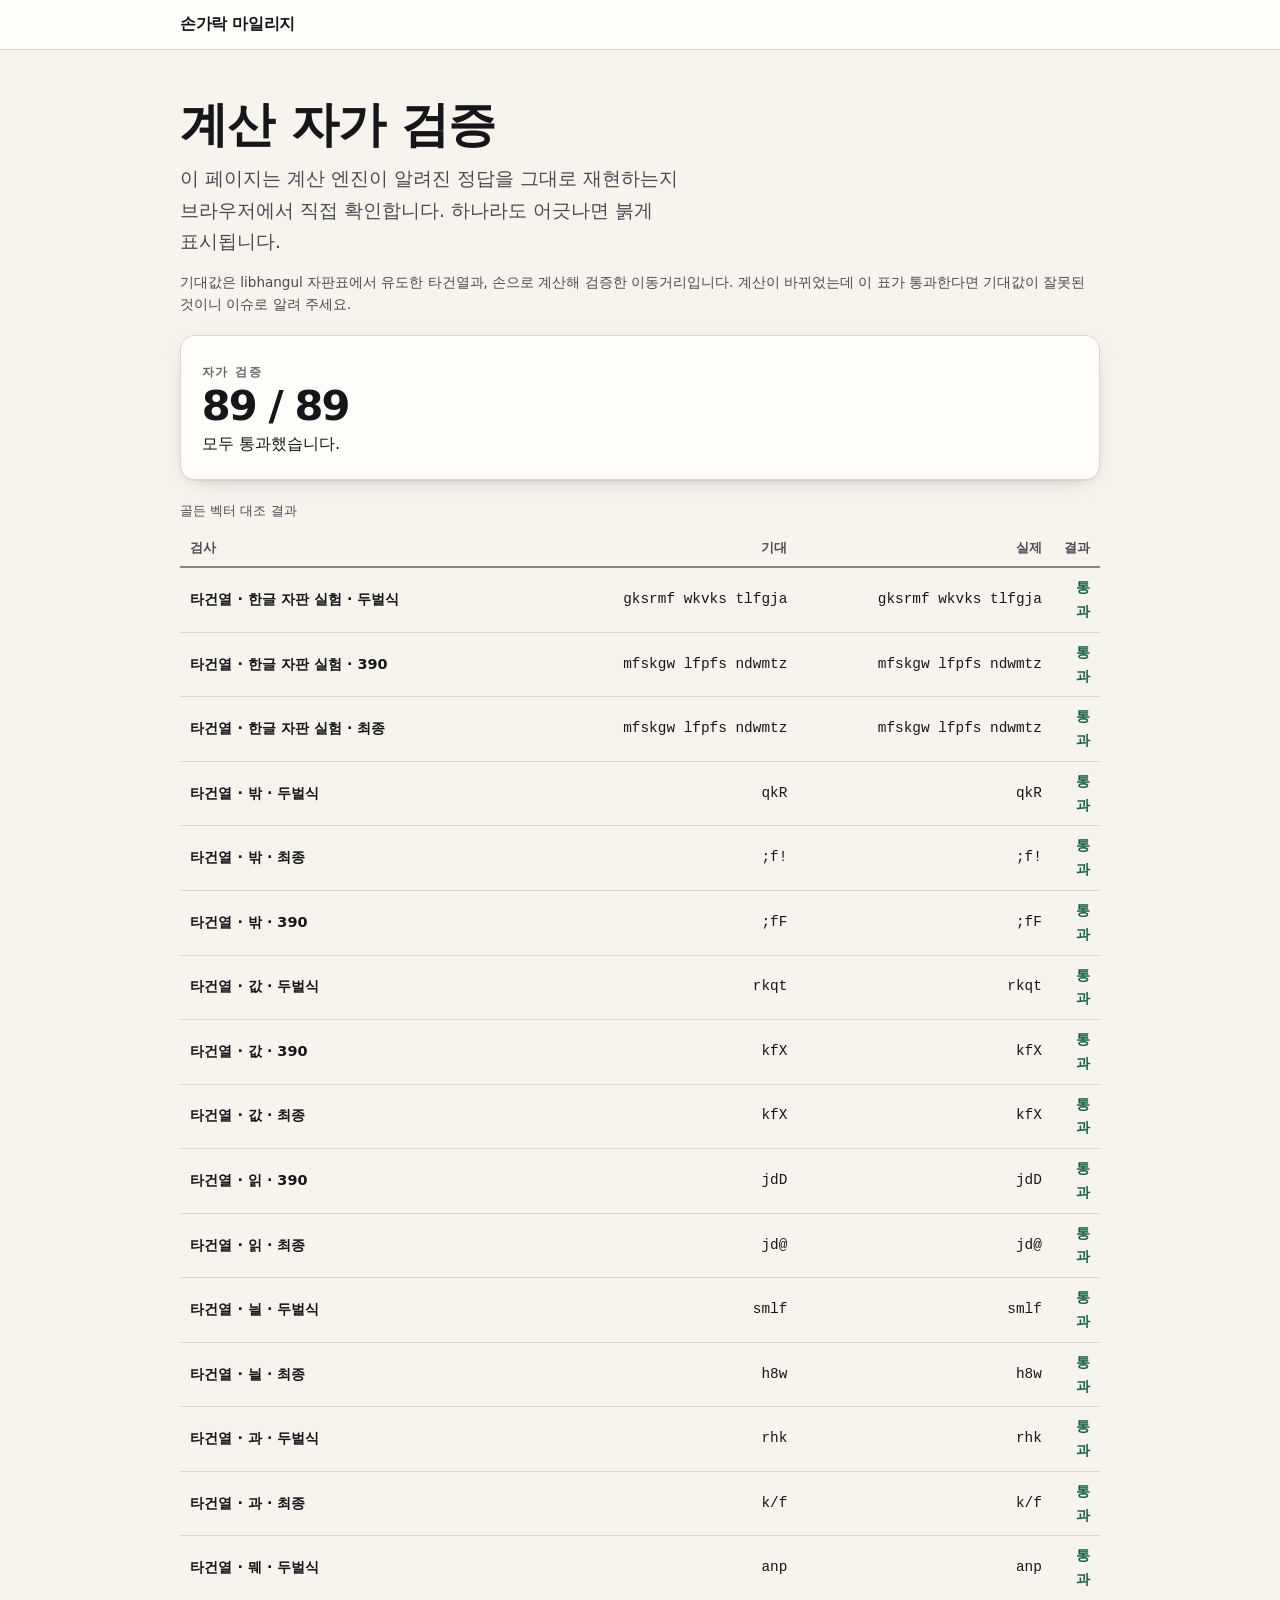
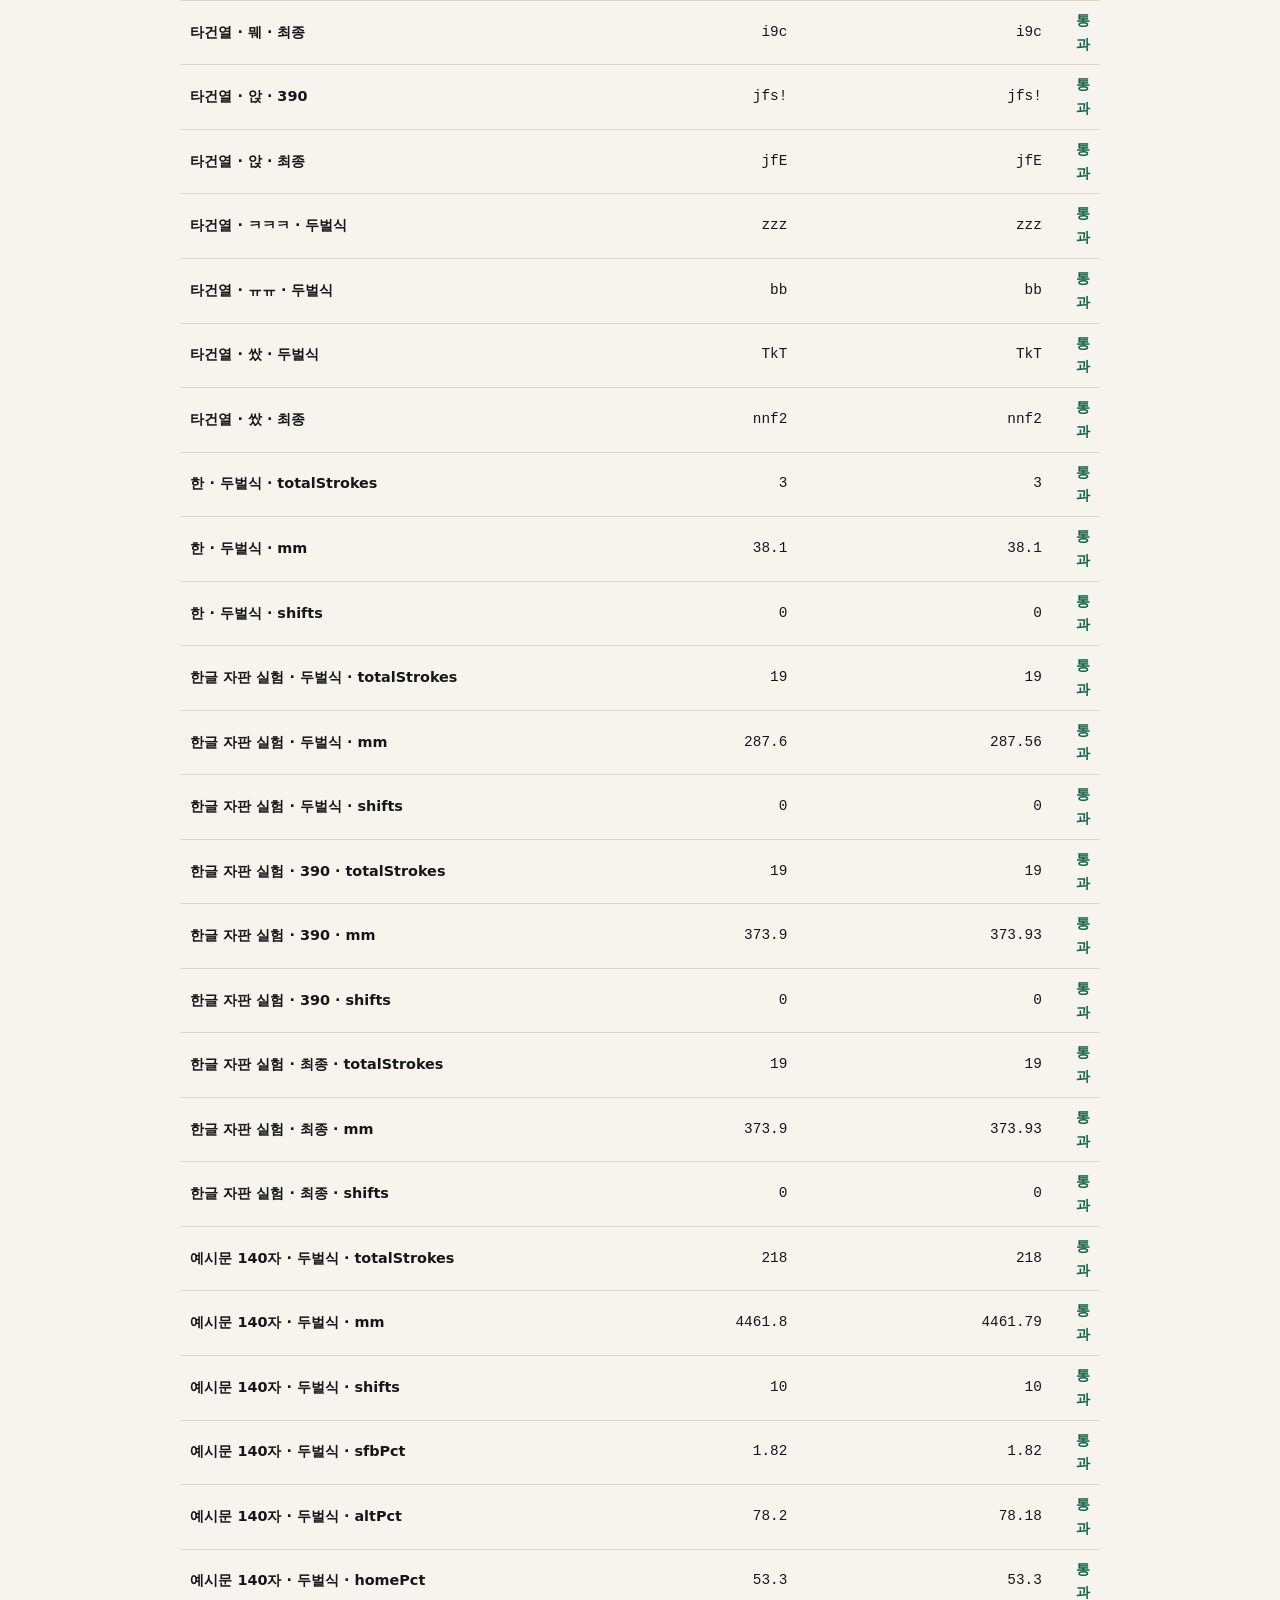
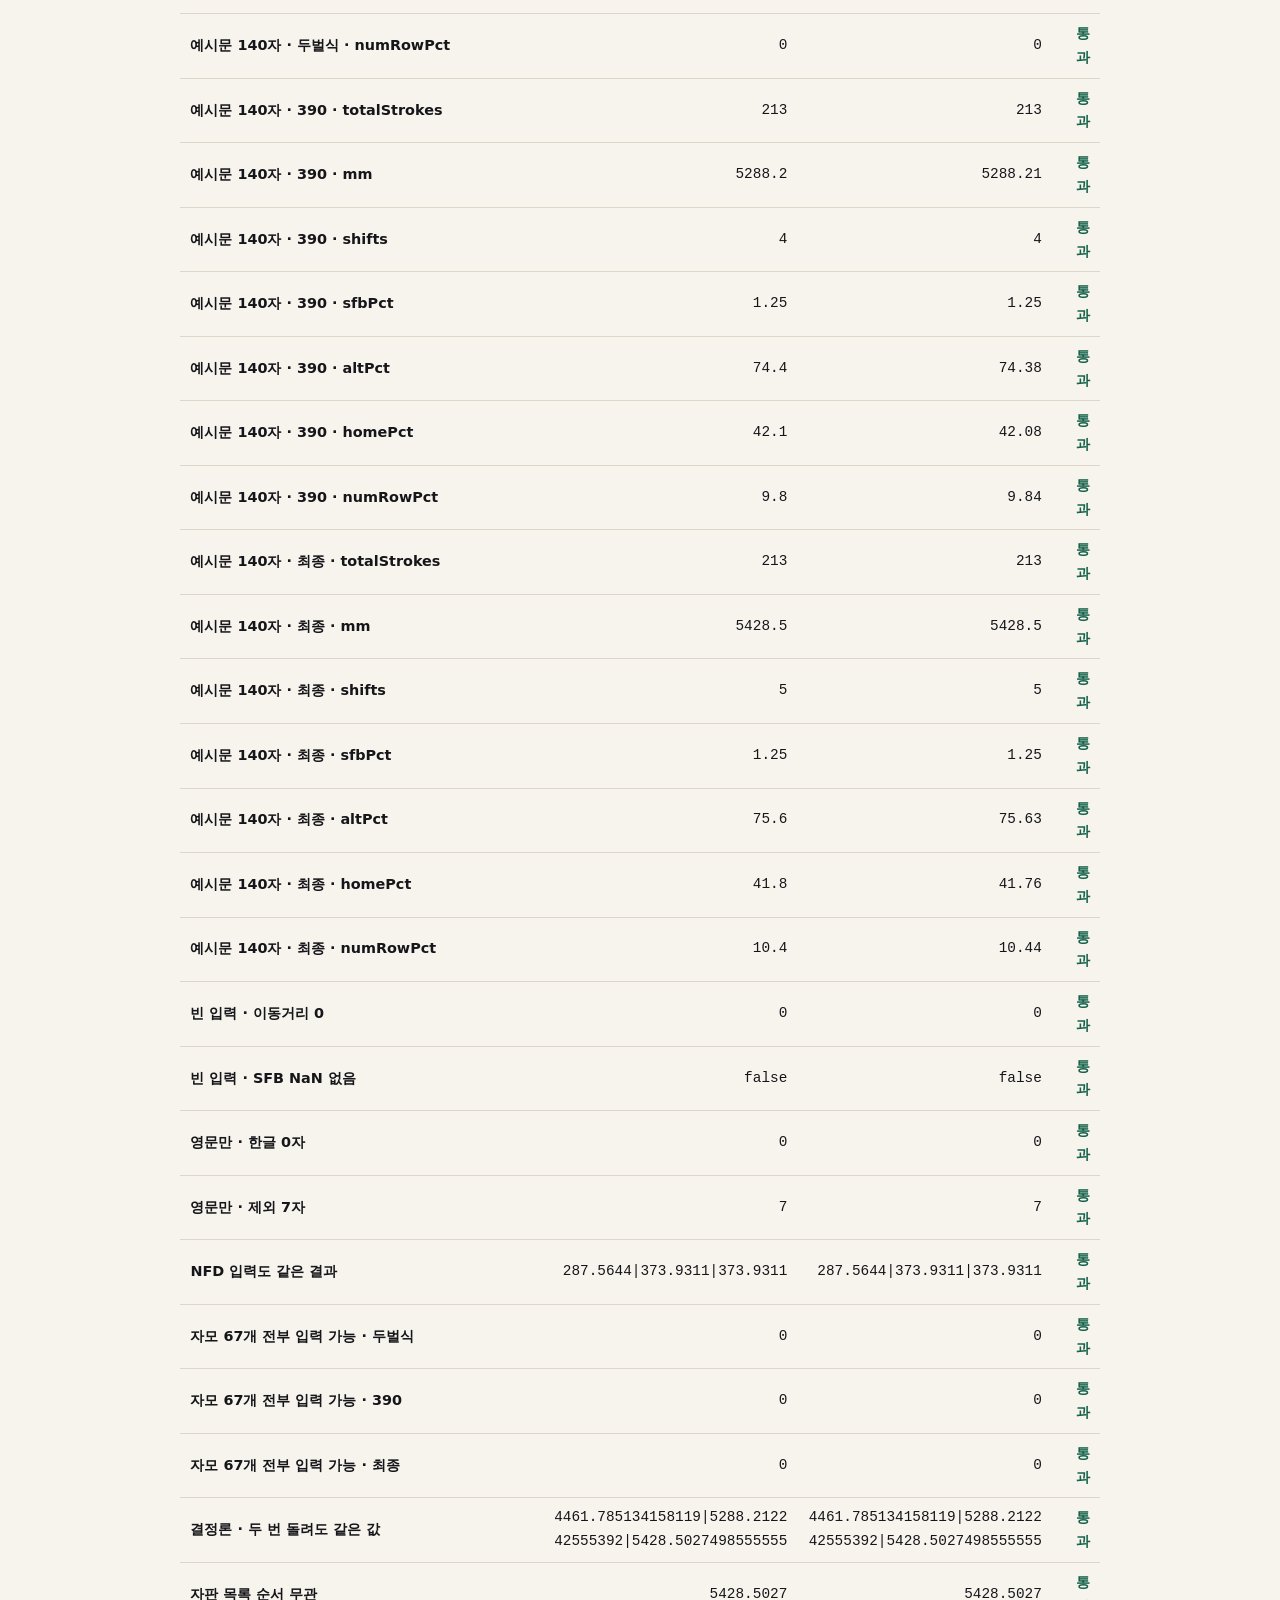
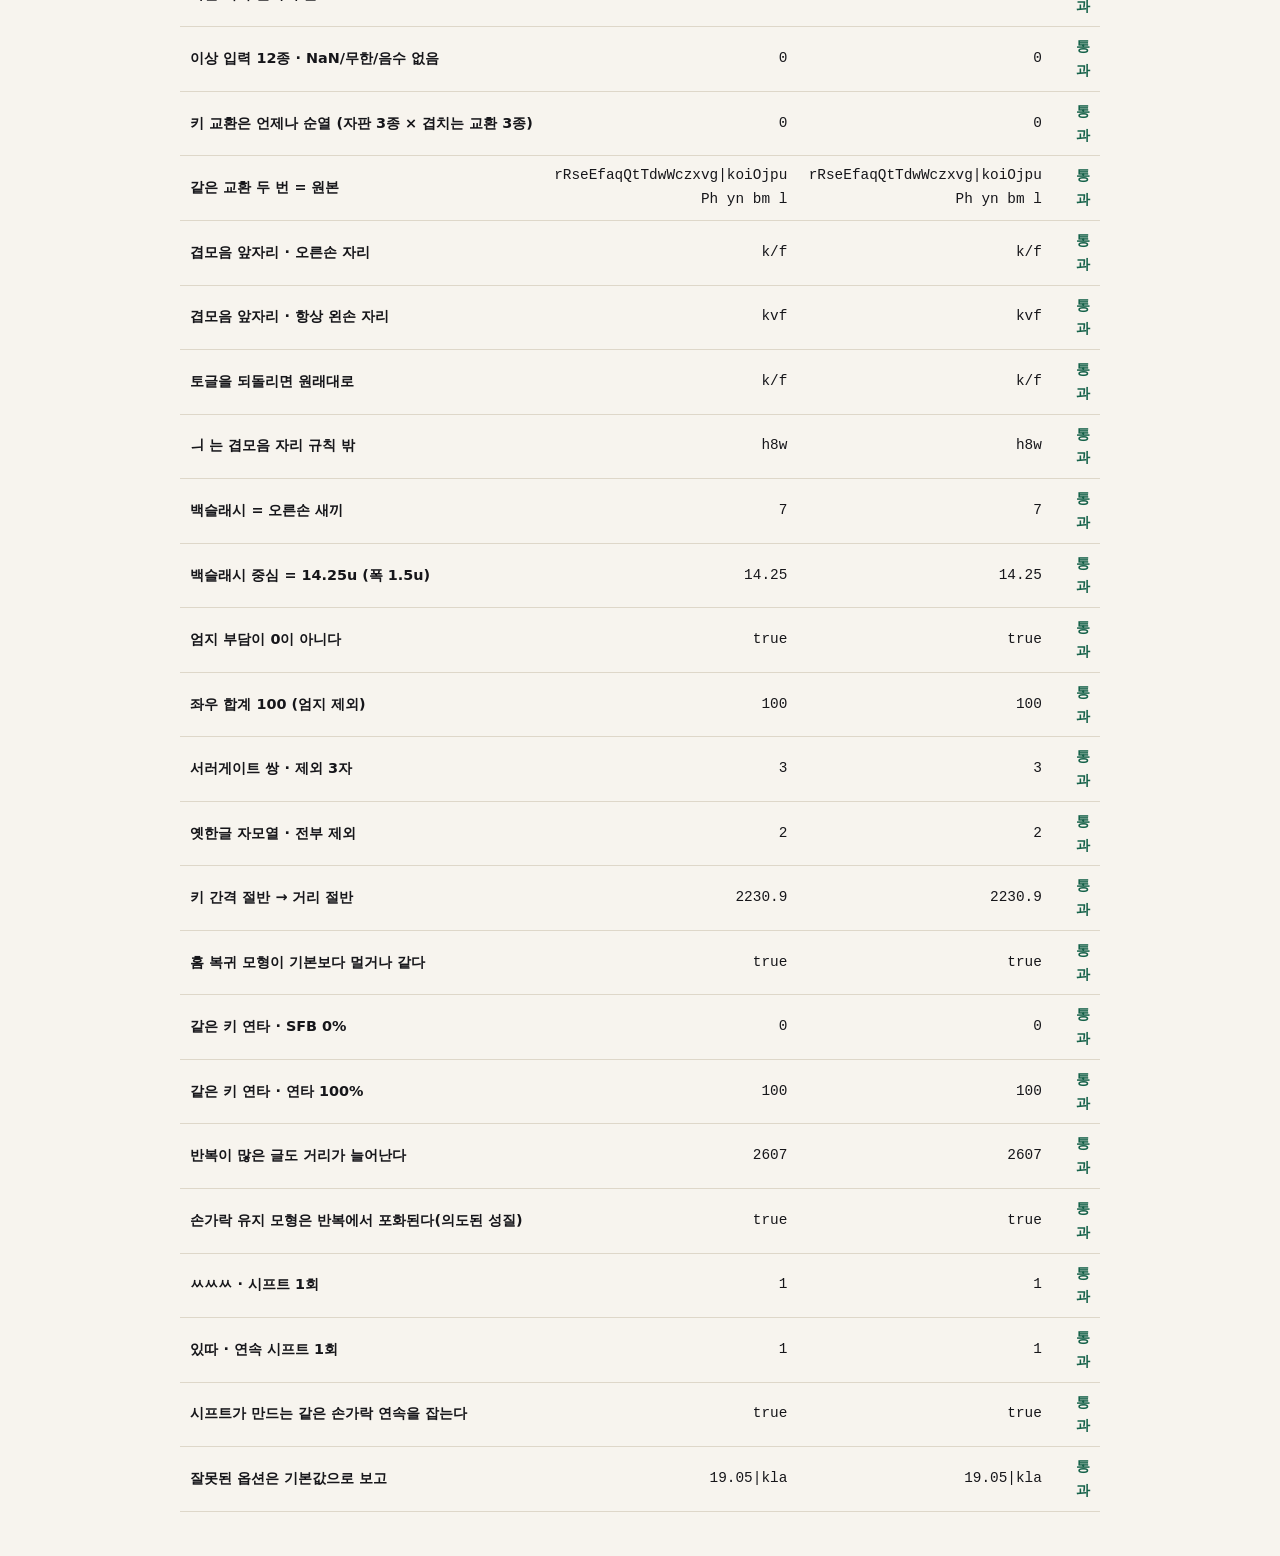
<file: test.html>
<!doctype html>
<html lang="ko">
<head>
<meta charset="utf-8">
<meta name="viewport" content="width=device-width, initial-scale=1">
<title>계산 자가 검증 — 손가락 마일리지</title>
<meta name="robots" content="noindex">
<link rel="stylesheet" href="assets/style.css">
</head>
<body>
<header class="masthead"><div class="wrap">
  <a class="brand" href="./"><span>손가락 마일리지</span></a>
</div></header>
<main><section><div class="wrap">
  <h1>계산 자가 검증</h1>
  <p class="lede">이 페이지는 계산 엔진이 알려진 정답을 그대로 재현하는지 브라우저에서 직접 확인합니다.
    하나라도 어긋나면 붉게 표시됩니다.</p>
  <p class="small">기대값은 libhangul 자판표에서 유도한 타건열과, 손으로 계산해 검증한 이동거리입니다.
    계산이 바뀌었는데 이 표가 통과한다면 기대값이 잘못된 것이니 이슈로 알려 주세요.</p>
  <p id="summary" class="headline" role="status" style="margin:1.2rem 0"></p>
  <div class="table-scroll"><table id="out">
    <caption>골든 벡터 대조 결과</caption>
    <thead><tr><th scope="col">검사</th><th scope="col">기대</th><th scope="col">실제</th><th scope="col">결과</th></tr></thead>
    <tbody></tbody>
  </table></div>
</div></section></main>
<script src="assets/layouts.js"></script>
<script src="assets/engine.js"></script>
<script src="assets/tests.js"></script>
<script>
(function () {
  var res = window.KM_TESTS.run();
  var tb = document.querySelector("#out tbody");
  tb.innerHTML = res.rows.map(function (r) {
    return "<tr><th scope=\"row\">" + r.name + "</th><td class=\"mono\">" + r.want +
      "</td><td class=\"mono\">" + r.got + "</td><td style=\"font-weight:700;color:" +
      (r.ok ? "var(--good)" : "var(--accent)") + "\">" + (r.ok ? "통과" : "실패") + "</td></tr>";
  }).join("");
  document.getElementById("summary").innerHTML =
    "<span class=\"eyebrow\">자가 검증</span><span class=\"bignum\" style=\"font-size:2.6rem\">" +
    res.pass + " / " + res.rows.length + "</span>" +
    (res.fail ? "<strong style=\"color:var(--accent)\">" + res.fail + "건 실패</strong>" :
                "<span>모두 통과했습니다.</span>");
  document.title = (res.fail ? "실패 " + res.fail + "건 — " : "전부 통과 — ") + document.title;
})();
</script>
</body>
</html>
</file>
<file: assets/style.css>
/* 손가락 마일리지 — 디자인 시스템
   기술 도면 + 편집 디자인. 웹폰트 0개, 라이브러리 0개. */

:root {
  color-scheme: light dark;

  --paper:      #f7f4ee;
  --surface:    #fffdf9;
  --surface-2:  #f0ebe1;
  --ink:        #16161a;
  --ink-2:      #4a4a52;
  --ink-3:      #65656e;
  --line:       #ded7c9;
  --line-2:     #8a857c;
  --accent:     #b03a12;   /* 주황빨강 — 강조 1색 */
  --accent-ink: #ffffff;
  --accent-bg:  #fbeadf;
  --cool:       #14507f;   /* 파랑 — 순차 스케일 기준색 */
  --cool-bg:    #e3edf6;
  --good:       #16624a;
  --shadow:     0 1px 0 rgba(22,22,26,.06), 0 6px 22px -14px rgba(22,22,26,.5);
  --radius:     10px;

  --heat-h: 205;
  --heat-s: 72%;

  --tint-cho:  #e6eff8;
  --tint-jung: #fceade;
  --tint-jong: #e6f2ea;
}

@media (prefers-color-scheme: dark) {
  :root:not([data-theme="light"]) {
    --paper:      #121216;
    --surface:    #1a1a20;
    --surface-2:  #24242c;
    --ink:        #f2efe9;
    --ink-2:      #b9b6b0;
    --ink-3:      #918e89;
    --line:       #33333d;
    --line-2:     #71717f;
    --accent:     #ff8a5c;
    --accent-ink: #2a1004;
    --accent-bg:  #35201a;
    --cool:       #7fb8e8;
    --cool-bg:    #172634;
    --good:       #62c6a3;
    --shadow:     0 1px 0 rgba(0,0,0,.4), 0 10px 30px -18px #000;
    --heat-s: 62%;
    --tint-cho:  #132435;
    --tint-jung: #331e15;
    --tint-jong: #122922;
  }
}
:root[data-theme="dark"] {
  --paper:#121216; --surface:#1a1a20; --surface-2:#24242c; --ink:#f2efe9; --ink-2:#b9b6b0;
  --ink-3:#918e89; --line:#33333d; --line-2:#71717f; --accent:#ff8a5c; --accent-ink:#2a1004;
  --accent-bg:#35201a; --cool:#7fb8e8; --cool-bg:#172634; --good:#62c6a3;
  --shadow:0 1px 0 rgba(0,0,0,.4), 0 10px 30px -18px #000; --heat-s:62%;
  --tint-cho:#132435; --tint-jung:#331e15; --tint-jong:#122922;
}

*, *::before, *::after { box-sizing: border-box; }

html { -webkit-text-size-adjust: 100%; }

body {
  margin: 0;
  background: var(--paper);
  color: var(--ink);
  font-family: system-ui, -apple-system, "Apple SD Gothic Neo", "Pretendard",
               "Malgun Gothic", "Noto Sans KR", "Segoe UI", sans-serif;
  font-size: 16px;
  line-height: 1.65;
  word-break: keep-all;
  overflow-wrap: anywhere;
}

.num { font-variant-numeric: tabular-nums; font-feature-settings: "tnum" 1; }
code, kbd, .mono {
  font-family: ui-monospace, SFMono-Regular, "SF Mono", Menlo, Consolas,
               "Liberation Mono", monospace;
}

/* ---------------------------------------------------------------- 레이아웃 */

.wrap { width: 100%; max-width: 60rem; margin-inline: auto; padding-inline: 20px; }
@media (max-width: 30rem) { .wrap { padding-inline: 16px; } }

main > section { padding-block: 2.75rem; border-top: 1px solid var(--line); }
main > section:first-of-type { border-top: 0; }

.skip {
  position: absolute; left: 0; top: -4rem; z-index: 99;
  background: var(--ink); color: var(--paper); padding: .7rem 1.1rem;
  border-radius: 0 0 var(--radius) 0; text-decoration: none; font-weight: 600;
}
.skip:focus { top: 0; }

:focus-visible {
  outline: 3px solid var(--accent);
  outline-offset: 2px;
  border-radius: 3px;
}

/* ---------------------------------------------------------------- 타이포 */

h1, h2, h3, h4 { line-height: 1.25; margin: 0 0 .6rem; letter-spacing: -0.015em; font-weight: 700; }
h1 { font-size: clamp(1.9rem, 6.2vw, 3rem); }
h2 { font-size: clamp(1.25rem, 3.6vw, 1.6rem); }
h3 { font-size: 1.06rem; }
h4 { font-size: .95rem; }
p  { margin: 0 0 .9rem; }
a  { color: inherit; text-underline-offset: .18em; text-decoration-thickness: 1px; }
a:hover { text-decoration-thickness: 2px; }

.lede { font-size: clamp(1rem, 2.6vw, 1.18rem); color: var(--ink-2); max-width: 44ch; }
.small { font-size: .845rem; color: var(--ink-2); }
.tiny  { font-size: .78rem;  color: var(--ink-3); }
.eyebrow {
  font-size: .74rem; letter-spacing: .14em; text-transform: uppercase;
  color: var(--ink-3); font-weight: 700; margin: 0 0 .5rem;
}

/* ---------------------------------------------------------------- 헤더 */

.masthead {
  border-bottom: 1px solid var(--line);
  background: var(--surface);
}
.masthead .wrap {
  display: flex; align-items: center; gap: 1rem;
  padding-block: .7rem; flex-wrap: wrap;
}
.brand { display: flex; align-items: center; gap: .55rem; font-weight: 800; letter-spacing: -.02em; text-decoration: none; }
.brand svg { display: block; }
.masthead nav { margin-inline-start: auto; display: flex; gap: .25rem; flex-wrap: wrap; }

.btn {
  font: inherit; font-size: .875rem; font-weight: 600;
  background: var(--surface); color: var(--ink);
  border: 1px solid var(--line-2); border-radius: 8px;
  padding: .42rem .8rem; cursor: pointer; text-decoration: none;
  display: inline-flex; align-items: center; gap: .4rem;
}
.btn:hover { background: var(--surface-2); }
.btn[aria-pressed="true"] { background: var(--ink); color: var(--paper); border-color: var(--ink); }
.btn-primary { background: var(--accent); color: var(--accent-ink); border-color: var(--accent); }
.btn-primary:hover { filter: brightness(1.08); background: var(--accent); }
.btn-lg { font-size: 1rem; padding: .62rem 1.1rem; }

/* ---------------------------------------------------------------- 히어로 */

.hero { padding-block: 2.2rem 1.6rem; }
.hero h1 { max-width: 18ch; }
.hero h1 em { font-style: normal; color: var(--accent); }

/* 대가성 고지. 공정위 심사지침은 '본문과 명확히 구분되고 쉽게 인식되는' 표시를 요구한다 —
   본문보다 크게, 본문과 다른 색으로, 테두리로 구분해서, 제휴 링크보다 위에 둔다.
   작게 만들거나 접어 두거나 푸터에만 두면 안 된다. */
.ad-disclosure {
  margin: 1.1rem 0; padding: .7rem .9rem;
  border: 2px solid var(--accent); border-radius: 10px;
  background: var(--accent-bg); color: var(--accent);
  font-size: 1.02rem; font-weight: 650; line-height: 1.5;
}
.ad-disclosure b { font-weight: 800; }

/* ---------------------------------------------------------------- 입력 */

.input-grid { display: grid; gap: 1rem; grid-template-columns: 1fr; margin-top: 1.4rem; }
@media (min-width: 46rem) { .input-grid { grid-template-columns: 1.55fr 1fr; align-items: start; } }

.field { display: block; }
.field > .lbl { display: block; font-weight: 700; font-size: .9rem; margin-bottom: .35rem; }
.field .hint { display: block; font-size: .78rem; color: var(--ink-3); margin-bottom: .45rem; }

textarea#src {
  width: 100%; min-height: 8.5rem; resize: vertical;
  font: inherit; font-size: .95rem; line-height: 1.6;
  padding: .75rem .85rem; color: var(--ink);
  background: var(--surface); border: 1px solid var(--line-2); border-radius: var(--radius);
}

.dropzone {
  border: 2px dashed var(--line-2); border-radius: var(--radius);
  background: var(--surface); padding: .9rem; text-align: center;
}
.dropzone.is-over { border-color: var(--accent); background: var(--accent-bg); }
.dropzone input[type="file"] { display: block; width: 100%; font-size: .82rem; margin-top: .5rem; }

.privacy-note {
  margin-top: .6rem; font-size: .78rem; color: var(--ink-2);
  background: var(--cool-bg); border-left: 3px solid var(--cool);
  padding: .5rem .7rem; border-radius: 0 6px 6px 0;
}

.row-actions { display: flex; flex-wrap: wrap; gap: .5rem; margin-top: .8rem; align-items: center; }

.badge {
  display: inline-flex; align-items: center; gap: .35rem;
  font-size: .76rem; font-weight: 700; border-radius: 100px;
  padding: .2rem .62rem; background: var(--surface-2); color: var(--ink-2);
  border: 1px solid var(--line);
}
.badge::before {
  content: ""; width: 6px; height: 6px; border-radius: 50%;
  background: var(--ink-3); flex: none;
}
.badge-live::before { background: var(--accent); }
.badge-live { background: var(--accent-bg); color: var(--accent); border-color: transparent; }

/* ---------------------------------------------------------------- 헤드라인 */

.headline {
  background: var(--surface); border: 1px solid var(--line);
  border-radius: 14px; padding: 1.4rem 1.3rem; box-shadow: var(--shadow);
}
.bignum {
  font-size: clamp(3rem, 15vw, 5.6rem); font-weight: 800;
  line-height: .95; letter-spacing: -.045em; margin: .1rem 0 .3rem;
  display: flex; align-items: baseline; gap: .3rem; flex-wrap: wrap;
}
.bignum .unit { font-size: .34em; font-weight: 700; color: var(--ink-2); letter-spacing: -.02em; }
.headline .verdict { font-size: clamp(1rem, 2.9vw, 1.22rem); margin: 0 0 .5rem; max-width: 48ch; }
.headline .verdict strong { color: var(--accent); }
.chips { display: flex; flex-wrap: wrap; gap: .4rem; margin-top: .8rem; }

/* ---------------------------------------------------------------- 표 */

.table-scroll { position: relative; overflow-x: auto; -webkit-overflow-scrolling: touch; margin-inline: -4px; padding-inline: 4px; }
table { border-collapse: collapse; width: 100%; font-size: .9rem; min-width: 30rem; }
caption {
  text-align: left; font-size: .82rem; color: var(--ink-2);
  padding-bottom: .5rem;
}
th, td { padding: .5rem .65rem; text-align: right; border-bottom: 1px solid var(--line); }
th[scope="row"], thead th:first-child, td:first-child { text-align: left; }
thead th { font-size: .8rem; color: var(--ink-2); border-bottom: 2px solid var(--line-2); white-space: nowrap; }
tbody th[scope="row"] { font-weight: 600; white-space: nowrap; }
tbody tr:hover { background: var(--surface); }
td.best { color: var(--good); font-weight: 700; }
td.best::after { content: " ●"; font-size: .6em; vertical-align: .25em; }
.unit-cell { color: var(--ink-3); font-weight: 400; font-size: .85em; }
/* 낱자(ㄳ ㄵ …)는 본문 크기로는 획이 뭉개져 보인다 */
.jamo-cell { font-size: 1.35rem; font-weight: 700; }

/* ---------------------------------------------------------------- 자판 */

.kbd-block { margin-bottom: 1.5rem; }
.kbd-head { display: flex; align-items: baseline; gap: .6rem; flex-wrap: wrap; margin-bottom: .45rem; }
.kbd-head h3 { margin: 0; }
.kbd { position: relative; overflow-x: auto; }
/* 좁은 화면에서 자판 전체를 폭에 맞추면 키 위 숫자가 5px 아래로 내려가 읽을 수 없다.
   최소 폭을 넉넉히 주고 가로로 밀어 보게 한다 (같은 내용은 아래 표에도 있다). */
.kbd svg { display: block; width: 100%; min-width: 44rem; height: auto; }
.kbd .kcap { stroke: var(--line-2); stroke-width: .5; }
.kbd .klabel { font-size: 5.6px; font-weight: 700; }
.kbd .kcount { font-size: 4.2px; font-variant-numeric: tabular-nums; }
.scroll-hint { display: none; font-size: .78rem; color: var(--ink-2); margin: .3rem 0 0; }
.is-scrollable > .scroll-hint, .scroll-hint.is-on { display: block; }
.kbd .khot { stroke: var(--accent); stroke-width: 1.1; }
/* .kmod 에 fill 을 주면 인라인 fill 속성을 눌러 버려 시프트 키 히트 색이 사라진다 */
.kbd .kmod { stroke-dasharray: none; }

.legend { display: flex; align-items: center; gap: .5rem; flex-wrap: wrap; font-size: .76rem; color: var(--ink-2); margin-top: .35rem; }
.legend .swatches { display: flex; }
.legend .sw { width: 16px; height: 12px; display: block; }

details {
  border: 1px solid var(--line); border-radius: 10px; background: var(--surface);
  padding: .1rem .85rem; margin-block: .8rem;
}
details[open] { padding-bottom: .85rem; }
summary { cursor: pointer; font-weight: 650; padding: .6rem 0; font-size: .92rem; }
summary::marker { color: var(--accent); }

/* ---------------------------------------------------------------- 막대 */

.bars { display: grid; gap: .5rem; }
.bar-row { display: grid; grid-template-columns: 5.2rem 1fr auto; gap: .6rem; align-items: center; font-size: .86rem; }
.bar-track { display: block; background: var(--surface-2); border-radius: 4px; height: 1.1rem; overflow: hidden; border: 1px solid var(--line); }
.bar-fill { display: block; height: 100%; background: var(--cool); }
.bar-fill.is-accent { background: var(--accent); }
.bar-val { font-variant-numeric: tabular-nums; font-size: .82rem; color: var(--ink-2); min-width: 4.2rem; text-align: right; }

/* ---------------------------------------------------------------- 요약문 */

ul.findings { list-style: none; padding: 0; margin: 0; display: grid; gap: .55rem; }
ul.findings li {
  background: var(--surface); border: 1px solid var(--line); border-radius: 10px;
  padding: .7rem .9rem; font-size: .93rem; display: flex; gap: .65rem; align-items: flex-start;
}
ul.findings li::before {
  content: attr(data-mark); font-weight: 800; color: var(--accent);
  font-size: .8rem; line-height: 1.75; flex: none;
}

/* ---------------------------------------------------------------- 설정 */

.settings { display: grid; gap: 1rem; grid-template-columns: repeat(auto-fit, minmax(13rem, 1fr)); }
fieldset { border: 1px solid var(--line); border-radius: 10px; padding: .7rem .85rem 0.9rem; margin: 0; background: var(--surface); }
legend { font-weight: 700; font-size: .85rem; padding-inline: .3rem; }
.radio-row { display: flex; flex-direction: column; gap: .28rem; font-size: .875rem; }
.radio-row label { display: flex; gap: .45rem; align-items: baseline; cursor: pointer; }
select, input[type="number"], input[type="date"], input[type="text"] {
  font: inherit; font-size: .875rem; padding: .35rem .5rem;
  background: var(--surface); color: var(--ink);
  border: 1px solid var(--line-2); border-radius: 7px; max-width: 100%;
}

/* ---------------------------------------------------------------- 카톡 */

.kakao-box { background: var(--surface); border: 1px solid var(--line); border-radius: 12px; padding: 1rem; margin-top: 1rem; }
.speaker-list { display: flex; flex-wrap: wrap; gap: .45rem; margin: .5rem 0 0; }
.speaker-list label {
  display: inline-flex; gap: .4rem; align-items: center; font-size: .86rem;
  border: 1px solid var(--line-2); border-radius: 100px; padding: .25rem .7rem; cursor: pointer;
  background: var(--paper);
}
.speaker-list label:has(input:checked) { background: var(--accent-bg); border-color: var(--accent); color: var(--accent); font-weight: 650; }

/* ---------------------------------------------------------------- 광고/추천 */

.promo { border: 1px solid var(--line-2); border-radius: 12px; padding: 1rem; background: var(--surface); }
.promo-label {
  display: inline-block; font-size: .7rem; font-weight: 800; letter-spacing: .08em;
  border: 1px solid var(--line-2); border-radius: 4px; padding: 0 .35rem; color: var(--ink-3);
}
.promo ul { list-style: none; padding: 0; margin: .7rem 0 0; display: grid; gap: .6rem; }
.promo li { border-top: 1px solid var(--line); padding-top: .6rem; font-size: .9rem; }
.promo li:first-child { border-top: 0; padding-top: 0; }

/* ---------------------------------------------------------------- 편집기 */

.editor-grid { display: grid; gap: .35rem; }
.editor-row { display: flex; gap: .25rem; flex-wrap: wrap; }
.editor-key { display: grid; gap: .1rem; justify-items: center; }
.editor-key .cap { font-size: .68rem; color: var(--ink-3); }
.editor-key select { padding: .15rem .2rem; font-size: .8rem; min-width: 3.1rem; }

/* ---------------------------------------------------------------- 카드 */

#cardCanvas { width: 100%; height: auto; border: 1px solid var(--line); border-radius: 10px; background: var(--surface); }

/* ---------------------------------------------------------------- 푸터 */

footer { border-top: 1px solid var(--line); background: var(--surface); padding-block: 2rem; margin-top: 1rem; }
footer .cols { display: grid; gap: 1.4rem; grid-template-columns: repeat(auto-fit, minmax(14rem, 1fr)); }
footer h2 { font-size: .95rem; }
footer ul { list-style: none; padding: 0; margin: 0; display: grid; gap: .3rem; font-size: .85rem; }

.srcs { font-size: .8rem; }
.srcs th, .srcs td { padding: .35rem .5rem; }

.visually-hidden {
  position: absolute !important; width: 1px; height: 1px; padding: 0; margin: -1px;
  overflow: hidden; clip: rect(0 0 0 0); white-space: nowrap; border: 0;
}

progress { width: 100%; height: .55rem; }

[hidden] { display: none !important; }

/* 출처 표의 바깥 링크: 화살표만 있으면 누르기 어렵고 읽어 주기도 어렵다 */
.srcs a.ext {
  display: inline-block; min-width: 24px; min-height: 24px;
  padding: 2px 6px; text-align: center; text-decoration: none;
  border: 1px solid var(--line-2); border-radius: 6px; margin-left: .3rem;
}
.srcs a.ext:hover { background: var(--surface-2); }

@media (prefers-reduced-motion: reduce) {
  *, *::before, *::after {
    animation-duration: .001ms !important; animation-iteration-count: 1 !important;
    transition-duration: .001ms !important; scroll-behavior: auto !important;
  }
}

/* 강제 색 모드(고대비)에서는 배경색이 전부 무시돼 막대와 범례가 사라진다.
   테두리로 형태를 남기고, 시스템 색을 명시해 채운다. */
@media (forced-colors: active) {
  .bar-track { border: 1px solid CanvasText; }
  .bar-fill { background: Highlight !important; forced-color-adjust: none; }
  .legend .sw { border: 1px solid CanvasText; forced-color-adjust: none; }
  .badge, .promo-label { border: 1px solid CanvasText; }
  td.best { forced-color-adjust: none; }
  .ad-disclosure { border: 2px solid CanvasText; }
}

@media print {
  .masthead nav, .input-grid, .promo, .row-actions, details { display: none !important; }
  body { background: #fff; color: #000; }
}
</file>
